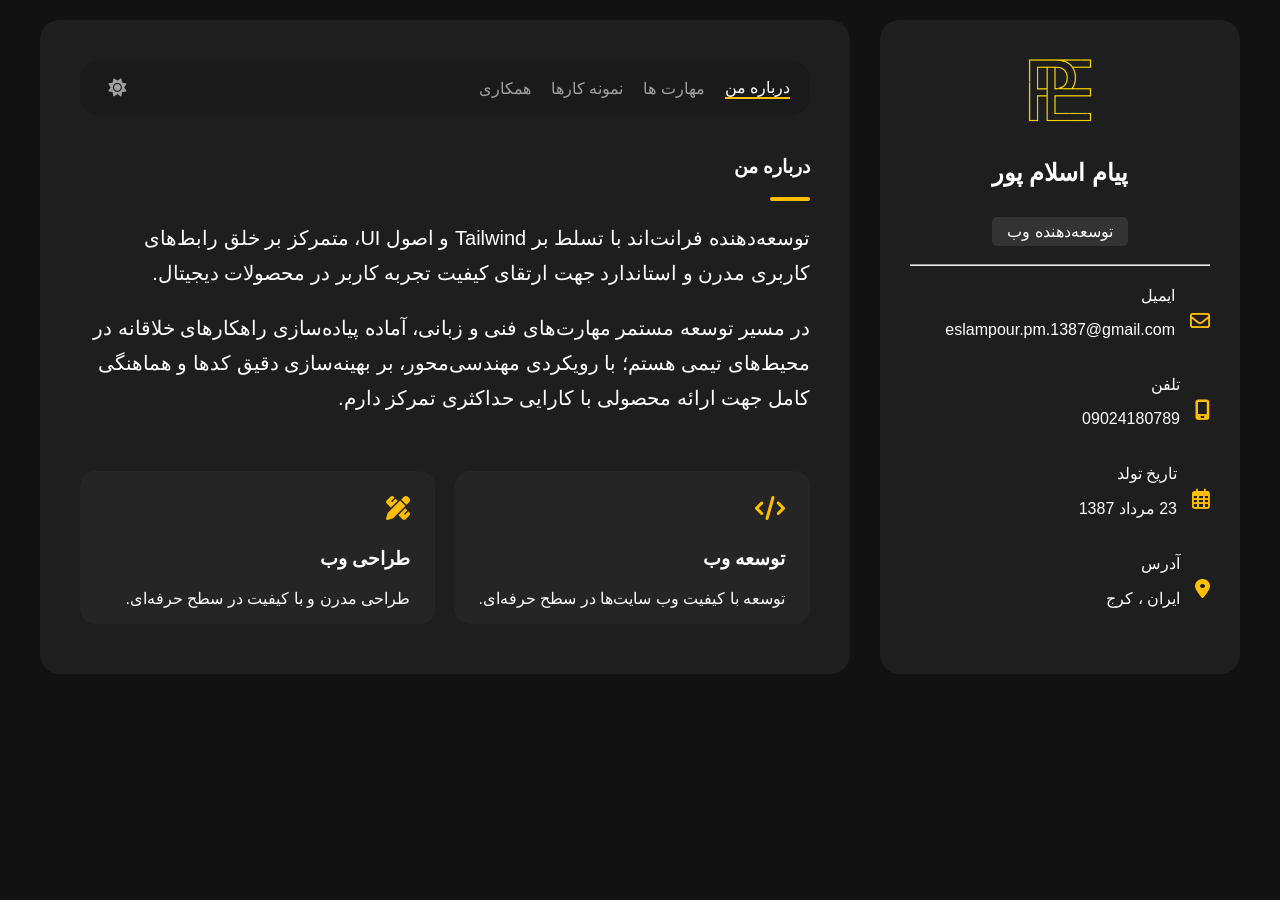
<file: docs/index.html>
<!doctype html>
<html lang="fa" dir="rtl">
  <head>
    <meta charset="UTF-8" />
    <meta name="viewport" content="width=device-width, initial-scale=1.0" />
    <title>payam eslampour</title>
    <link rel="shortcut icon" href="image.png" type="image/x-icon" />
    <link rel="stylesheet" href="./resources/css/home.css" />
    <link rel="stylesheet" href="./resources/css/theme.css" />
    <!-- برای آیکون‌ها از FontAwesome استفاده کن -->
    <link
      rel="stylesheet"
      href="https://cdnjs.cloudflare.com/ajax/libs/font-awesome/6.4.0/css/all.min.css"
    />
    <script src="./resources/js/theme.js"></script>
    <style>
      @import url("https://v1.fontapi.ir/css/Vazirmatn");

      :root {
        --bg-main: #121212;
        --bg-card: #1e1e1e;
        --text-primary: #ffffff;
        --text-secondary: #a0a0a0;
        --accent: #5e5e5e;
      }

      body {
        background-color: var(--bg-main);
        color: var(--text-primary);
        font-family: "Vazirmatn", sans-serif;
        margin: 0;

        display: flex;
        justify-content: center;
        align-items: flex-start;

        min-height: 100vh;
        padding: 20px;
        box-sizing: border-box;

        overflow-x: hidden;
        overflow-y: auto;
      }

      .container {
        display: flex;
        gap: 30px;
        width: 100%;
        max-width: 1200px;
      }

      /* Sidebar Styling */
      .sidebar {
        background: var(--bg-card);
        width: 300px;
        padding: 30px;
        border-radius: 20px;
        text-align: center;
      }

      .avatar img {
        width: 80px;
        border-radius: 20px;
      }
      .job-badge {
        background: #333;
        padding: 5px 15px;
        border-radius: 5px;
        display: inline-block;
        margin: 10px 0;
      }

      .contact-item {
        display: flex;
        align-items: center;
        gap: 15px;
        margin: 20px 0;
        text-align: right;
      }
      .contact-item i {
        color: #ffbf00;
        font-size: 20px;
      }

      /* Main Content Styling */
      .main-content {
        background: var(--bg-card);
        flex: 1;
        padding: 40px;
        border-radius: 20px;
      }

      .navbar {
        display: flex;
        justify-content: center;
        margin-bottom: 40px;

        border-radius: 20px;
        background-color: #12121255;
        padding: 15px 20px;
      }

      .navbar a {
        color: var(--text-secondary);
        text-decoration: none;
        margin-left: 20px;
        transition: 0.3s;
      }
      .navbar a.active {
        color: var(--text-primary);
        border-bottom: 2px solid #ffbf00;
      }

      .divider {
        width: 40px;
        height: 4px;
        background: #ffbf00;
        margin: 10px 0 20px;
        border-radius: 2px;
      }

      .about-section p {
        font-size: 20px;
        line-height: 35px;
      }

      .service-grid {
        display: grid;
        grid-template-columns: 1fr 1fr;
        gap: 20px;
        margin-top: 30px;
      }

      .service-card {
        background: #252525;
        padding-right: 25px;
        padding-top: 25px;
        border-radius: 15px;
        transition: 0.3s;
        margin-top: 25px;
      }

      .service-card i {
        color: #ffbf00;
        font-size: 24px;
        margin-bottom: 10px;
      }

      .services h2 {
        margin-top: 40px !important;
      }

      /* =========================
   TABLET (تا 992px)
========================= */
      @media screen and (max-width: 992px) {
        body {
          height: auto;
          min-height: 100vh;
          overflow-y: auto;
          padding: 20px;
          align-items: flex-start;
        }

        .container {
          flex-direction: column;
          height: auto;
          max-width: 100%;
        }

        .sidebar {
          width: auto;
        }

        .main-content {
          width: auto;
        }

        .navbar nav {
          display: flex;
          justify-content: center;
          flex-wrap: wrap;
          gap: 15px;
        }

        .navbar a {
          margin: 0;
        }

        .service-grid {
          grid-template-columns: repeat(2, 1fr);
        }

        .about-section p {
          font-size: 18px;
          line-height: 32px;
        }
      }

      /* =========================
   MOBILE (تا 768px)
========================= */
      @media screen and (max-width: 768px) {
        body {
          padding: 15px;
        }

        .container {
          gap: 20px;
        }

        .sidebar {
          padding: 20px;
        }

        .avatar img {
          width: 70px;
        }

        .sidebar h2 {
          font-size: 22px;
        }

        .main-content {
          padding: 25px;
        }

        .navbar {
          padding: 12px;
        }

        .navbar nav {
          display: flex;
          flex-wrap: wrap;
          justify-content: center;
          gap: 10px;
        }

        .navbar a {
          font-size: 15px;
          margin: 0;
        }

        .about-section h1 {
          font-size: 28px;
        }

        .about-section p {
          font-size: 16px;
          line-height: 30px;
        }

        .service-grid {
          grid-template-columns: 1fr;
        }

        .service-card {
          margin-top: 0;
          padding: 20px;
        }

        .contact-item {
          gap: 10px;
        }

        .contact-item p {
          font-size: 14px;
          word-break: break-word;
        }
      }

      /* =========================
   SMALL MOBILE (تا 480px)
========================= */
      @media screen and (max-width: 480px) {
        body {
          padding: 10px;
        }

        .sidebar {
          padding: 15px;
        }

        .main-content {
          padding: 18px;
        }

        .navbar {
          border-radius: 15px;
        }

        .navbar nav {
          flex-direction: column;
          align-items: center;
        }

        .navbar a {
          width: 100%;
          text-align: center;
          padding: 8px 0;
        }

        .sidebar h2 {
          font-size: 20px;
        }

        .job-badge {
          font-size: 13px;
        }

        .about-section h1 {
          font-size: 24px;
        }

        .about-section p {
          font-size: 15px;
          line-height: 28px;
        }

        .service-card h3 {
          font-size: 18px;
        }

        .service-card p {
          font-size: 14px;
        }

        /* ===== Theme Toggle Button ===== */
        #theme-toggle-btn {
          background: transparent;
          border: none;
          cursor: pointer;
          color: var(--text-secondary);
          font-size: 18px;
          padding: 4px 8px;
          border-radius: 8px;
          transition:
            color 0.3s,
            background 0.3s;
          display: flex;
          align-items: center;
          justify-content: center;
          margin-right: auto; /* push to left in RTL nav */
          flex-shrink: 0;
        }
        #theme-toggle-btn:hover {
          color: #ffbf00;
          background: rgba(255, 191, 0, 0.1);
        }

        /* Light theme overrides for navbar bg */
        [data-theme="light"] .navbar {
          background-color: var(--navbar-bg, #e0e0e088);
        }
        [data-theme="light"] .navbar a {
          color: var(--text-secondary);
        }
        [data-theme="light"] .navbar a.active {
          color: var(--text-primary);
        }
        [data-theme="light"] .job-badge {
          background: #ddd;
          color: #333;
        }
        [data-theme="light"] .service-card {
          background: #f5f5f5;
        }
        [data-theme="light"] .skill-bar {
          background: #ddd;
        }

        /* Make navbar nav flex so theme button aligns to the left */
        .navbar nav {
          display: flex;
          align-items: center;
          width: 100%;
          flex-wrap: wrap;
          gap: 0;
        }
      }
    </style>
  </head>
  <body>
    <main class="container">
      <!-- ستون سمت راست: پروفایل -->
      <aside class="sidebar">
        <div class="avatar">
          <img src="image.png" alt="Profile" />
        </div>
        <h2>پیام اسلام پور</h2>
        <div class="job-badge">توسعه‌دهنده وب</div>
        <hr />
        <div class="contact-box">
          <div class="contact-item">
            <i class="fa-regular fa-envelope"></i>
            <div>
              <span>ایمیل</span>
              <p>eslampour.pm.1387@gmail.com</p>
            </div>
          </div>
          <div class="contact-item">
            <i class="fa-solid fa-mobile-screen"></i>
            <div>
              <span>تلفن</span>
              <p>09024180789</p>
            </div>
          </div>
          <div class="contact-item">
            <i class="fa-regular fa-calendar-days"></i>
            <div>
              <span>تاریخ تولد</span>
              <p>23 مرداد 1387</p>
            </div>
          </div>
          <div class="contact-item">
            <i class="fa-solid fa-location-dot"></i>
            <div>
              <span>آدرس</span>
              <p>ایران ، کرج</p>
            </div>
          </div>
        </div>
      </aside>
      <!-- ستون سمت چپ: محتوا -->
      <section class="main-content">
        <header class="navbar">
          <nav>
            <a href="index.html" class="active">درباره من</a>
            <a href="skills.html">مهارت ها</a>
            <a href="project.html">نمونه کارها</a>
            <a href="about.html">همکاری</a>
            <button
              id="theme-toggle-btn"
              onclick="window.__themeToggle()"
              title="تغییر تم"
            >
              <i class="fa-solid fa-sun"></i>
            </button>
          </nav>
        </header>

        <article class="about-section">
          <h1>درباره من</h1>
          <div class="divider"></div>
          <p>
            توسعه‌دهنده فرانت‌اند با تسلط بر Tailwind و اصول UI، متمرکز بر خلق
            رابط‌های کاربری مدرن و استاندارد جهت ارتقای کیفیت تجربه کاربر در
            محصولات دیجیتال.
          </p>
          <p>
            در مسیر توسعه مستمر مهارت‌های فنی و زبانی، آماده پیاده‌سازی
            راهکارهای خلاقانه در محیط‌های تیمی هستم؛ با رویکردی مهندسی‌محور، بر
            بهینه‌سازی دقیق کدها و هماهنگی کامل جهت ارائه محصولی با کارایی
            حداکثری تمرکز دارم.
          </p>
        </article>

        <section class="services">
          <div class="service-grid">
            <div class="service-card">
              <i class="fa-solid fa-code"></i>
              <h3>توسعه وب</h3>
              <p>توسعه با کیفیت وب‌ سایت‌ها در سطح حرفه‌ای.</p>
            </div>
            <div class="service-card">
              <i class="fa-solid fa-pen-ruler"></i>
              <h3>طراحی وب</h3>
              <p>طراحی مدرن و با کیفیت در سطح حرفه‌ای.</p>
            </div>
          </div>
        </section>
      </section>
    </main>

    <script>
      'use strict';



// element toggle function
const elementToggleFunc = function (elem) { elem.classList.toggle("active"); }



// sidebar variables
const sidebar = document.querySelector("[data-sidebar]");
const sidebarBtn = document.querySelector("[data-sidebar-btn]");

// sidebar toggle functionality for mobile
sidebarBtn.addEventListener("click", function () { elementToggleFunc(sidebar); });



// testimonials variables
const testimonialsItem = document.querySelectorAll("[data-testimonials-item]");
const modalContainer = document.querySelector("[data-modal-container]");
const modalCloseBtn = document.querySelector("[data-modal-close-btn]");
const overlay = document.querySelector("[data-overlay]");

// modal variable
const modalImg = document.querySelector("[data-modal-img]");
const modalTitle = document.querySelector("[data-modal-title]");
const modalText = document.querySelector("[data-modal-text]");

// modal toggle function
const testimonialsModalFunc = function () {
  modalContainer.classList.toggle("active");
  overlay.classList.toggle("active");
}

// add click event to all modal items
for (let i = 0; i < testimonialsItem.length; i++) {

  testimonialsItem[i].addEventListener("click", function () {

    modalImg.src = this.querySelector("[data-testimonials-avatar]").src;
    modalImg.alt = this.querySelector("[data-testimonials-avatar]").alt;
    modalTitle.innerHTML = this.querySelector("[data-testimonials-title]").innerHTML;
    modalText.innerHTML = this.querySelector("[data-testimonials-text]").innerHTML;

    testimonialsModalFunc();

  });

}

// add click event to modal close button
modalCloseBtn.addEventListener("click", testimonialsModalFunc);
overlay.addEventListener("click", testimonialsModalFunc);



// custom select variables
const select = document.querySelector("[data-select]");
const selectItems = document.querySelectorAll("[data-select-item]");
const selectValue = document.querySelector("[data-selecct-value]");
const filterBtn = document.querySelectorAll("[data-filter-btn]");

select.addEventListener("click", function () { elementToggleFunc(this); });

// add event in all select items
for (let i = 0; i < selectItems.length; i++) {
  selectItems[i].addEventListener("click", function () {

    let selectedValue = this.innerText.toLowerCase();
    if (selectedValue === "همه") selectedValue = "all";
    else if (selectedValue === "طراحی وب") selectedValue = "web design";
    else if (selectedValue === "اپلیکیشن") selectedValue = "applications";
    else if (selectedValue === "توسعه وب") selectedValue = "web development";
    selectValue.innerText = this.innerText;
    elementToggleFunc(select);
    filterFunc(selectedValue);

  });
}

// filter variables
const filterItems = document.querySelectorAll("[data-filter-item]");

const filterFunc = function (selectedValue) {

  for (let i = 0; i < filterItems.length; i++) {

    if (selectedValue === "all") {
      filterItems[i].classList.add("active");
    } else if (selectedValue === filterItems[i].dataset.category) {
      filterItems[i].classList.add("active");
    } else {
      filterItems[i].classList.remove("active");
    }

  }

}

// add event in all filter button items for large screen
let lastClickedBtn = filterBtn[0];

for (let i = 0; i < filterBtn.length; i++) {

  filterBtn[i].addEventListener("click", function () {

    let selectedValue = this.innerText.toLowerCase();
    if (selectedValue === "همه") selectedValue = "all";
    else if (selectedValue === "طراحی وب") selectedValue = "web design";
    else if (selectedValue === "اپلیکیشن") selectedValue = "applications";
    else if (selectedValue === "توسعه وب") selectedValue = "web development";
    selectValue.innerText = this.innerText;
    filterFunc(selectedValue);

    lastClickedBtn.classList.remove("active");
    this.classList.add("active");
    lastClickedBtn = this;

  });

}



// contact form variables
const form = document.querySelector("[data-form]");
const formInputs = document.querySelectorAll("[data-form-input]");
const formBtn = document.querySelector("[data-form-btn]");

// add event to all form input field
for (let i = 0; i < formInputs.length; i++) {
  formInputs[i].addEventListener("input", function () {

    // check form validation
    if (form.checkValidity()) {
      formBtn.removeAttribute("disabled");
    } else {
      formBtn.setAttribute("disabled", "");
    }

  });
}



// page navigation variables
const navigationLinks = document.querySelectorAll("[data-nav-link]");
const pages = document.querySelectorAll("[data-page]");

// add event to all nav link
for (let i = 0; i < navigationLinks.length; i++) {
  navigationLinks[i].addEventListener("click", function () {

    for (let i = 0; i < pages.length; i++) {
      if (this.innerHTML.trim() === pages[i].dataset.page) {
        pages[i].classList.add("active");
        navigationLinks[i].classList.add("active");
        window.scrollTo(0, 0);
      } else {
        pages[i].classList.remove("active");
        navigationLinks[i].classList.remove("active");
      }
    }

  });
}


// Theme toggle logic
(function () {
  const STORAGE_KEY = 'resume-theme';

  const themes = {
    dark: {
      '--bg-main': '#121212',
      '--bg-card': '#1e1e1e',
      '--text-primary': '#ffffff',
      '--text-secondary': '#a0a0a0',
      '--accent': '#5e5e5e',
      '--navbar-bg': '#12121255',
    },
    light: {
      '--bg-main': '#f0f0f0',
      '--bg-card': '#ffffff',
      '--text-primary': '#1a1a1a',
      '--text-secondary': '#555555',
      '--accent': '#cccccc',
      '--navbar-bg': '#e0e0e088',
    },
  };

  function applyTheme(name) {
    const vars = themes[name];
    const root = document.documentElement;
    Object.entries(vars).forEach(([k, v]) => root.style.setProperty(k, v));
    document.documentElement.setAttribute('data-theme', name);
    localStorage.setItem(STORAGE_KEY, name);

    const btn = document.getElementById('theme-toggle-btn');
    if (btn) {
      btn.innerHTML = name === 'dark'
        ? '<i class="fa-solid fa-sun"></i>'
        : '<i class="fa-solid fa-moon"></i>';
      btn.title = name === 'dark' ? 'تم روشن' : 'تم تیره';
    }
  }

  function toggle() {
    const current = document.documentElement.getAttribute('data-theme') || 'dark';
    applyTheme(current === 'dark' ? 'light' : 'dark');
  }

  window.__themeToggle = toggle;

  // Apply saved theme before paint
  const saved = localStorage.getItem(STORAGE_KEY) || 'dark';
  applyTheme(saved);
})();

    </script>
  </body>
</html>
</file>
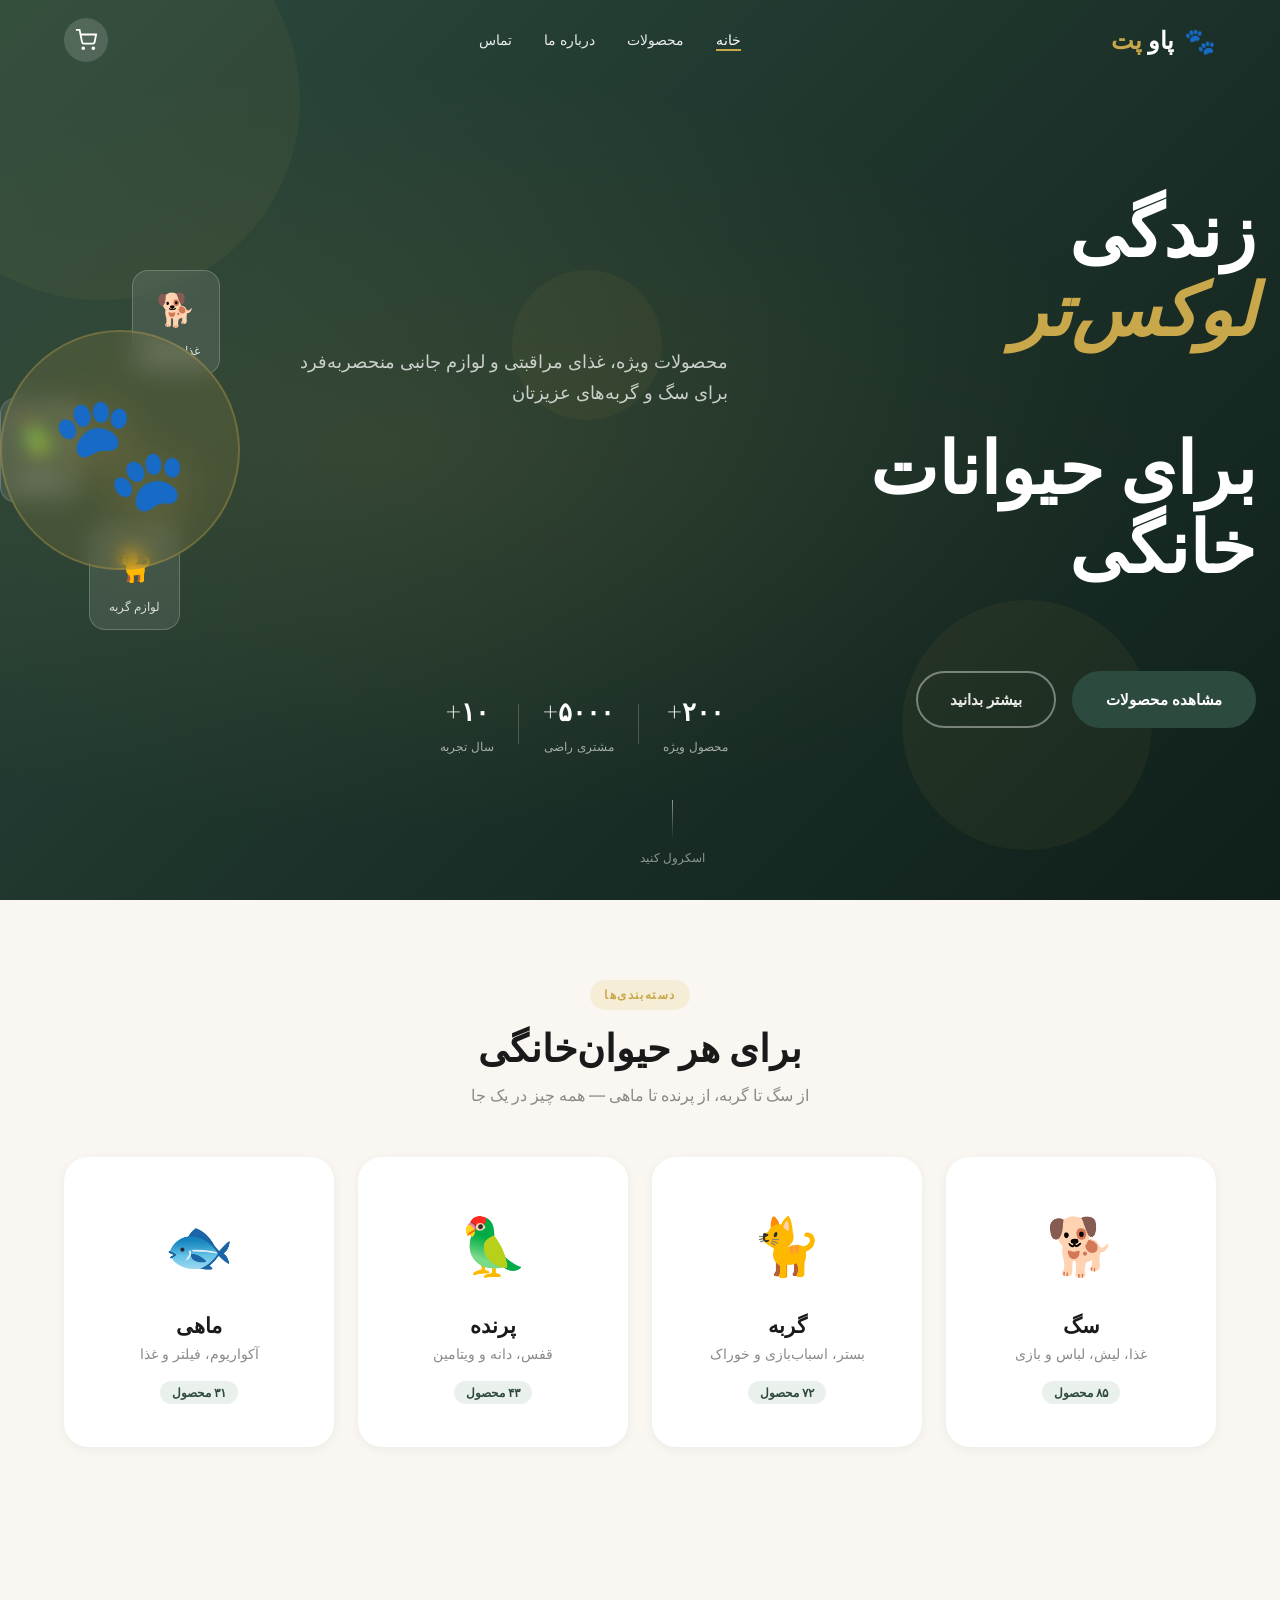
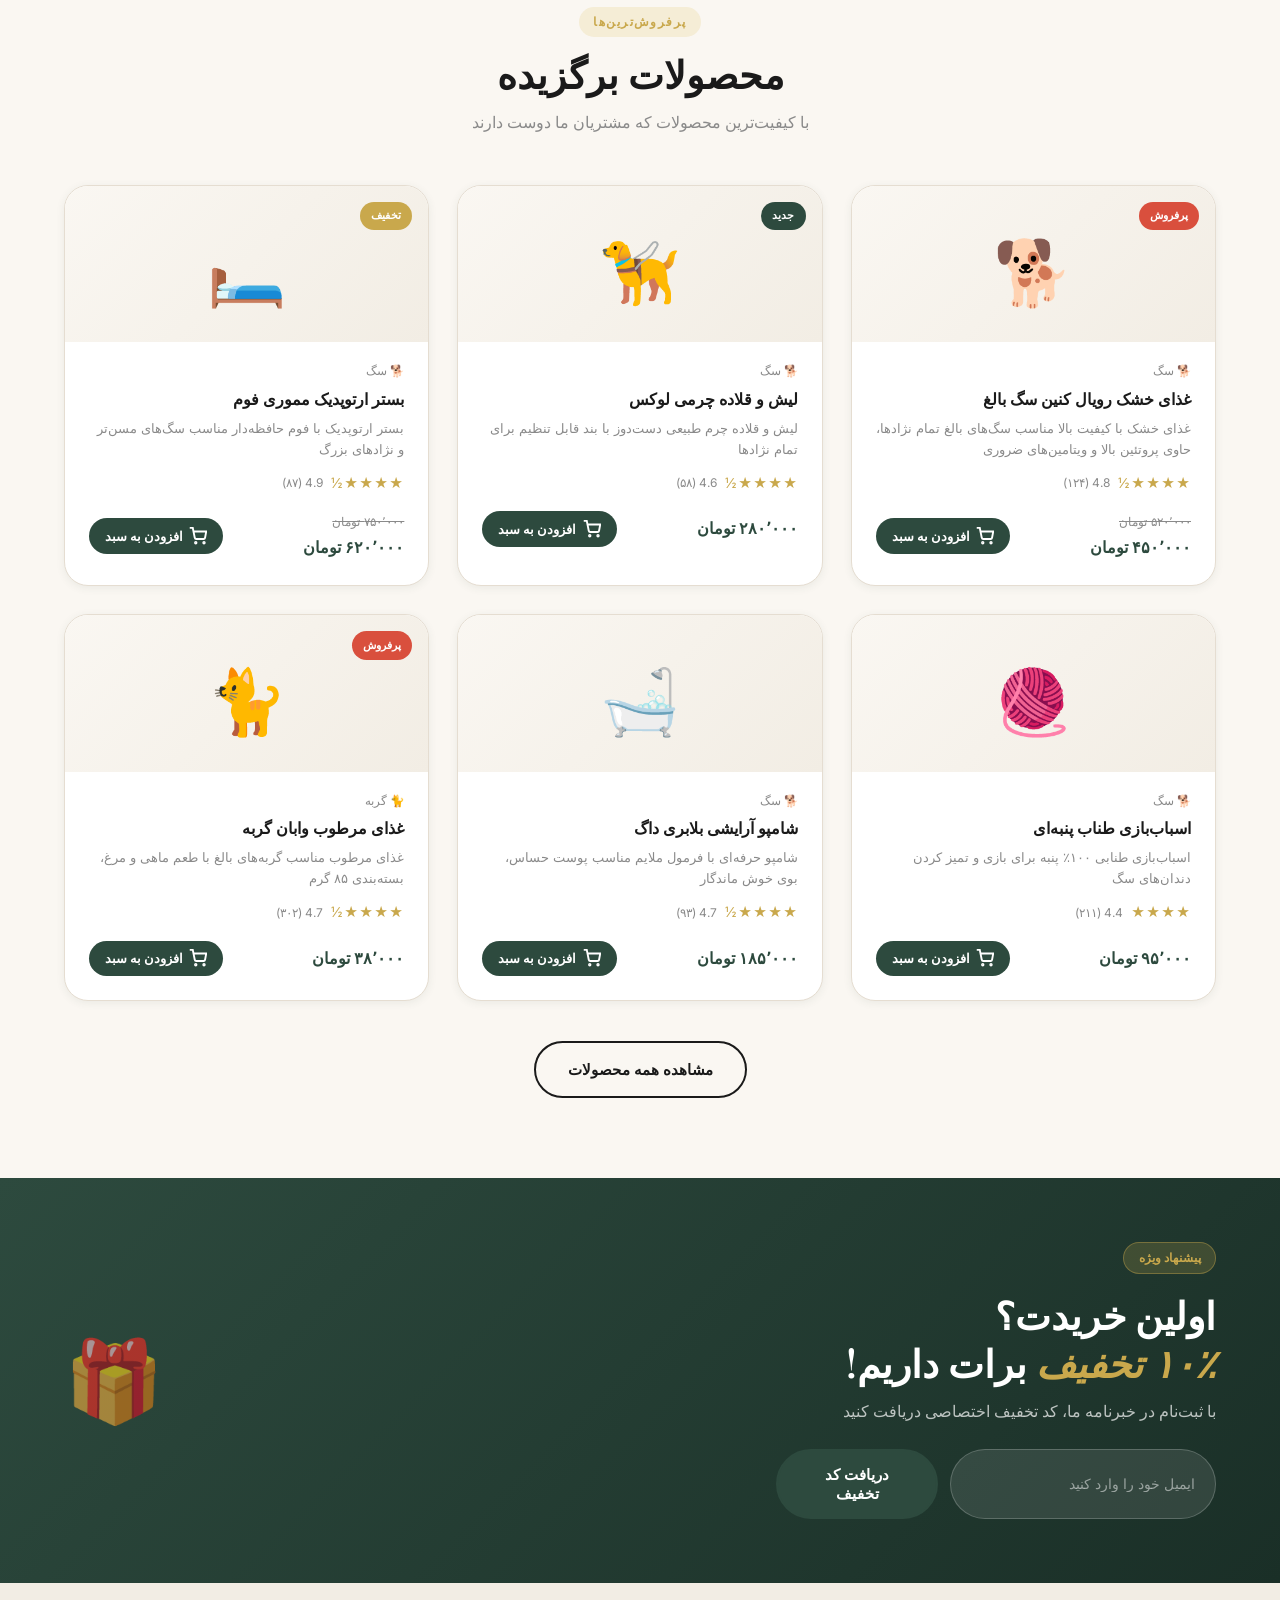
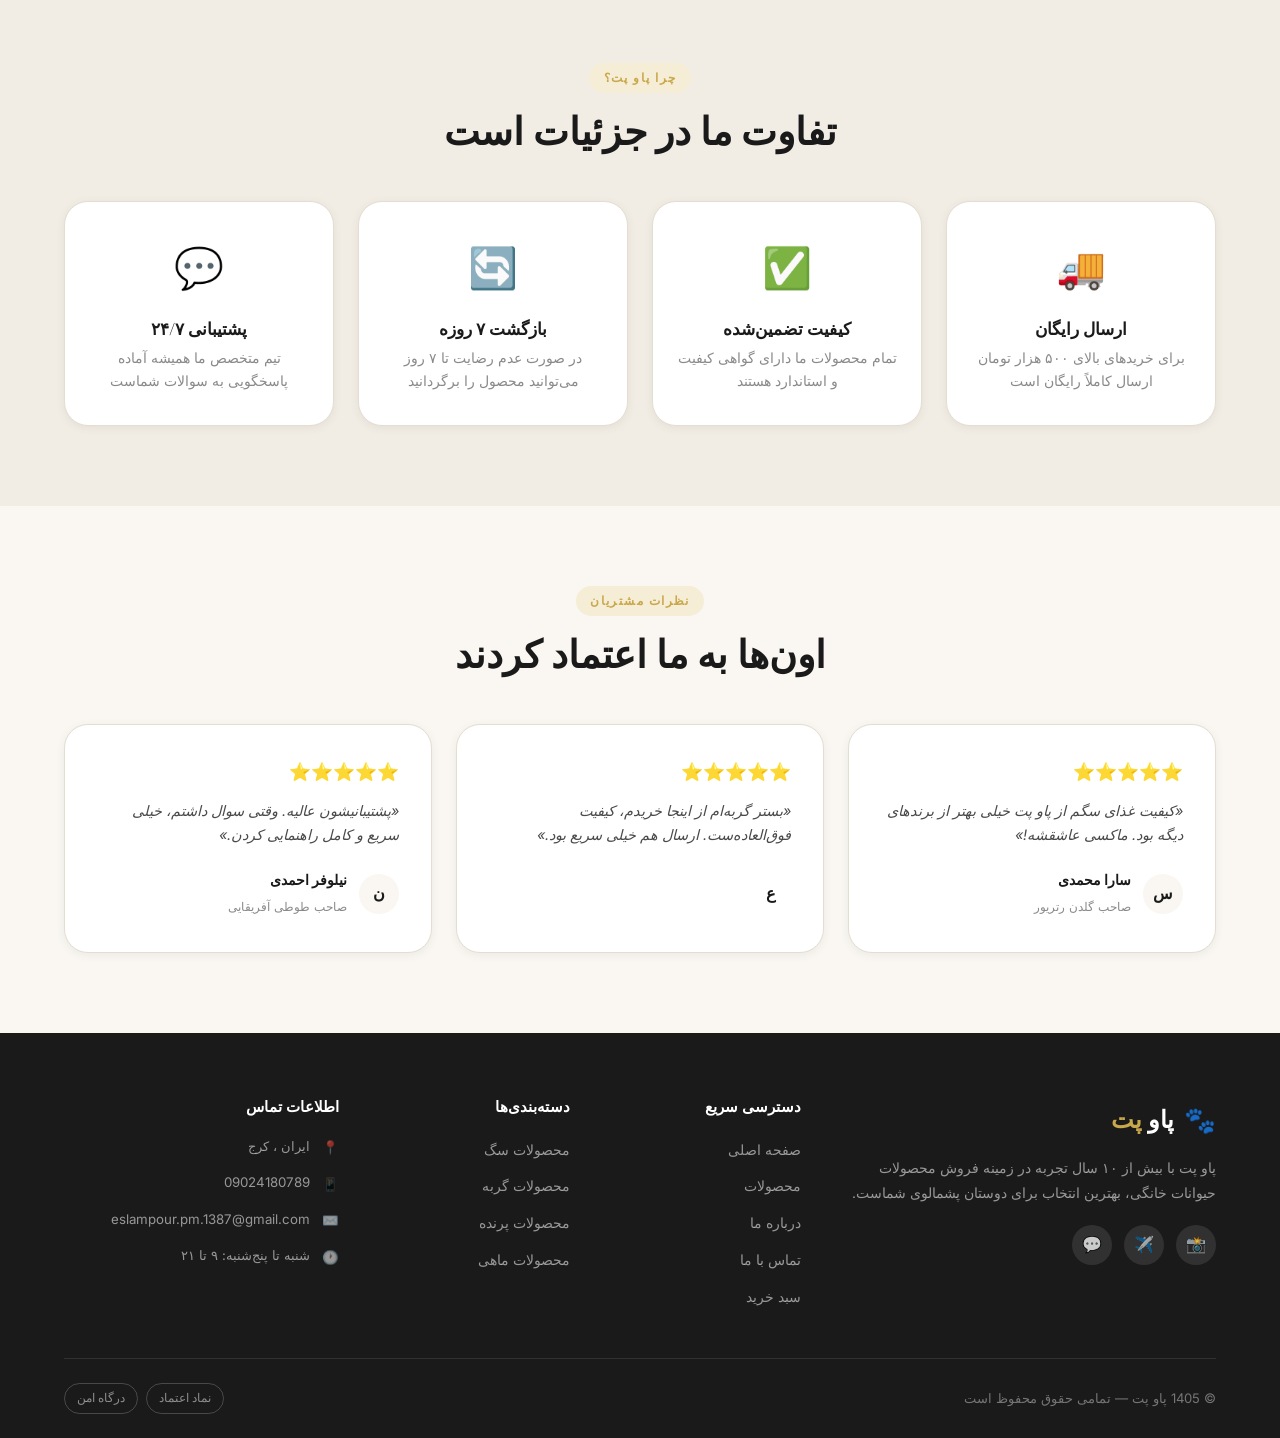
<file: pawpet/petshop/index.html>
<!DOCTYPE html>
<html lang="fa" dir="rtl">
<head>
  <meta charset="UTF-8" />
  <meta name="viewport" content="width=device-width, initial-scale=1.0" />
  <title>پاو پت | پت‌شاپ لوکس</title>
  <link rel="preconnect" href="https://fonts.googleapis.com">
  <link rel="preconnect" href="https://fonts.gstatic.com" crossorigin>
  <link href="https://fonts.googleapis.com/css2?family=Playfair+Display:wght@400;600;700;900&family=Inter:wght@300;400;500;600&display=swap" rel="stylesheet">
  <link rel="stylesheet" href="styles/main.css" />
</head>
<body>

<!-- NAVBAR -->
<nav class="navbar" id="navbar">
  <div class="nav-container">
    <a href="index.html" class="logo">
      <span class="logo-icon">🐾</span>
      <span class="logo-text">پاو <em>پت</em></span>
    </a>
    <ul class="nav-links">
      <li><a href="index.html" class="active">خانه</a></li>
      <li><a href="products.html">محصولات</a></li>
      <li><a href="about.html">درباره ما</a></li>
      <li><a href="contact.html">تماس</a></li>
    </ul>
    <div class="nav-actions">
      <a href="cart.html" class="cart-btn" id="cart-nav-btn">
        <svg width="22" height="22" viewBox="0 0 24 24" fill="none" stroke="currentColor" stroke-width="2">
          <circle cx="9" cy="21" r="1"/><circle cx="20" cy="21" r="1"/>
          <path d="M1 1h4l2.68 13.39a2 2 0 0 0 2 1.61h9.72a2 2 0 0 0 2-1.61L23 6H6"/>
        </svg>
        <span class="cart-count" id="cart-count">0</span>
      </a>
      <button class="hamburger" id="hamburger" aria-label="منو">
        <span></span><span></span><span></span>
      </button>
    </div>
  </div>
  <div class="mobile-menu" id="mobile-menu">
    <ul>
      <li><a href="index.html">خانه</a></li>
      <li><a href="products.html">محصولات</a></li>
      <li><a href="about.html">درباره ما</a></li>
      <li><a href="contact.html">تماس</a></li>
      <li><a href="cart.html">سبد خرید</a></li>
    </ul>
  </div>
</nav>

<!-- HERO -->
<section class="hero">
  <div class="hero-bg">
    <div class="hero-overlay"></div>
    <div class="hero-shapes">
      <div class="shape shape-1"></div>
      <div class="shape shape-2"></div>
      <div class="shape shape-3"></div>
    </div>
  </div>
  <div class="hero-content">
    <h1 class="hero-title">
      زندگی<br/>
      <em>لوکس‌تر</em><br/>
      برای حیوانات خانگی
    </h1>
    <p class="hero-subtitle">محصولات ویژه، غذای مراقبتی و لوازم جانبی منحصربه‌فرد برای سگ و گربه‌های عزیزتان</p>
    <div class="hero-cta">
      <a href="products.html" class="btn btn-primary">مشاهده محصولات</a>
      <a href="about.html" class="btn btn-outline">بیشتر بدانید</a>
    </div>
    <div class="hero-stats">
      <div class="stat"><strong>۲۰۰+</strong><span>محصول ویژه</span></div>
      <div class="stat-divider"></div>
      <div class="stat"><strong>۵۰۰۰+</strong><span>مشتری راضی</span></div>
      <div class="stat-divider"></div>
      <div class="stat"><strong>۱۰+</strong><span>سال تجربه</span></div>
    </div>
  </div>
  <div class="hero-visual">
    <div class="hero-card hero-card-1">
      <div class="card-emoji">🐕</div>
      <div class="card-label">غذای سگ</div>
    </div>
    <div class="hero-card hero-card-2">
      <div class="card-emoji">🐈</div>
      <div class="card-label">لوازم گربه</div>
    </div>
    <div class="hero-card hero-card-3">
      <div class="card-emoji">🦜</div>
      <div class="card-label">پرندگان</div>
    </div>
    <div class="hero-main-visual">
      <div class="big-paw">🐾</div>
    </div>
  </div>
  <div class="hero-scroll">
    <div class="scroll-line"></div>
    <span>اسکرول کنید</span>
  </div>
</section>

<!-- CATEGORIES -->
<section class="categories section">
  <div class="container">
    <div class="section-header">
      <span class="section-label">دسته‌بندی‌ها</span>
      <h2>برای هر حیوان‌خانگی</h2>
      <p>از سگ تا گربه، از پرنده تا ماهی — همه چیز در یک جا</p>
    </div>
    <div class="categories-grid">
      <a href="products.html?cat=dog" class="category-card cat-dog">
        <div class="cat-icon">🐕</div>
        <h3>سگ</h3>
        <p>غذا، لیش، لباس و بازی</p>
        <span class="cat-count">۸۵ محصول</span>
      </a>
      <a href="products.html?cat=cat" class="category-card cat-cat">
        <div class="cat-icon">🐈</div>
        <h3>گربه</h3>
        <p>بستر، اسباب‌بازی و خوراک</p>
        <span class="cat-count">۷۲ محصول</span>
      </a>
      <a href="products.html?cat=bird" class="category-card cat-bird">
        <div class="cat-icon">🦜</div>
        <h3>پرنده</h3>
        <p>قفس، دانه و ویتامین</p>
        <span class="cat-count">۴۳ محصول</span>
      </a>
      <a href="products.html?cat=fish" class="category-card cat-fish">
        <div class="cat-icon">🐟</div>
        <h3>ماهی</h3>
        <p>آکواریوم، فیلتر و غذا</p>
        <span class="cat-count">۳۱ محصول</span>
      </a>
    </div>
  </div>
</section>

<!-- FEATURED PRODUCTS -->
<section class="featured section">
  <div class="container">
    <div class="section-header">
      <span class="section-label">پرفروش‌ترین‌ها</span>
      <h2>محصولات برگزیده</h2>
      <p>با کیفیت‌ترین محصولات که مشتریان ما دوست دارند</p>
    </div>
    <div class="products-grid" id="featured-products"></div>
    <div class="section-footer">
      <a href="products.html" class="btn btn-outline-dark">مشاهده همه محصولات</a>
    </div>
  </div>
</section>

<!-- BANNER -->
<section class="promo-banner">
  <div class="container">
    <div class="banner-content">
      <div class="banner-text">
        <span class="banner-tag">پیشنهاد ویژه</span>
        <h2>اولین خریدت؟<br/><em>۱۰٪ تخفیف</em> برات داریم!</h2>
        <p>با ثبت‌نام در خبرنامه ما، کد تخفیف اختصاصی دریافت کنید</p>
        <div class="banner-form">
          <input type="email" placeholder="ایمیل خود را وارد کنید" />
          <button class="btn btn-primary">دریافت کد تخفیف</button>
        </div>
      </div>
      <div class="banner-visual">
        <div class="banner-emoji">🎁</div>
      </div>
    </div>
  </div>
</section>

<!-- WHY US -->
<section class="why-us section">
  <div class="container">
    <div class="section-header">
      <span class="section-label">چرا پاو پت؟</span>
      <h2>تفاوت ما در جزئیات است</h2>
    </div>
    <div class="why-grid">
      <div class="why-card">
        <div class="why-icon">🚚</div>
        <h3>ارسال رایگان</h3>
        <p>برای خریدهای بالای ۵۰۰ هزار تومان ارسال کاملاً رایگان است</p>
      </div>
      <div class="why-card">
        <div class="why-icon">✅</div>
        <h3>کیفیت تضمین‌شده</h3>
        <p>تمام محصولات ما دارای گواهی کیفیت و استاندارد هستند</p>
      </div>
      <div class="why-card">
        <div class="why-icon">🔄</div>
        <h3>بازگشت ۷ روزه</h3>
        <p>در صورت عدم رضایت تا ۷ روز می‌توانید محصول را برگردانید</p>
      </div>
      <div class="why-card">
        <div class="why-icon">💬</div>
        <h3>پشتیبانی ۲۴/۷</h3>
        <p>تیم متخصص ما همیشه آماده پاسخگویی به سوالات شماست</p>
      </div>
    </div>
  </div>
</section>

<!-- TESTIMONIALS -->
<section class="testimonials section">
  <div class="container">
    <div class="section-header">
      <span class="section-label">نظرات مشتریان</span>
      <h2>اون‌ها به ما اعتماد کردند</h2>
    </div>
    <div class="testimonials-grid">
      <div class="testimonial-card">
        <div class="stars">⭐⭐⭐⭐⭐</div>
        <p>«کیفیت غذای سگم از پاو پت خیلی بهتر از برندهای دیگه بود. ماکسی عاشقشه!»</p>
        <div class="reviewer">
          <div class="reviewer-avatar">س</div>
          <div><strong>سارا محمدی</strong><span>صاحب گلدن رتریور</span></div>
        </div>
      </div>
      <div class="testimonial-card featured-testimonial">
        <div class="stars">⭐⭐⭐⭐⭐</div>
        <p>«بستر گربه‌ام از اینجا خریدم، کیفیت فوق‌العاده‌ست. ارسال هم خیلی سریع بود.»</p>
        <div class="reviewer">
          <div class="reviewer-avatar">ع</div>
          <div><strong>علی کریمی</strong><span>صاحب گربه ایرانی</span></div>
        </div>
      </div>
      <div class="testimonial-card">
        <div class="stars">⭐⭐⭐⭐⭐</div>
        <p>«پشتیبانیشون عالیه. وقتی سوال داشتم، خیلی سریع و کامل راهنمایی کردن.»</p>
        <div class="reviewer">
          <div class="reviewer-avatar">ن</div>
          <div><strong>نیلوفر احمدی</strong><span>صاحب طوطی آفریقایی</span></div>
        </div>
      </div>
    </div>
  </div>
</section>

<!-- FOOTER -->
<footer class="footer">
  <div class="container">
    <div class="footer-grid">
      <div class="footer-brand">
        <a href="index.html" class="logo">
          <span class="logo-icon">🐾</span>
          <span class="logo-text">پاو <em>پت</em></span>
        </a>
        <p>پاو پت با بیش از ۱۰ سال تجربه در زمینه فروش محصولات حیوانات خانگی، بهترین انتخاب برای دوستان پشمالوی شماست.</p>
        <div class="social-links">
          <a href="#" aria-label="اینستاگرام">📸</a>
          <a href="#" aria-label="تلگرام">✈️</a>
          <a href="#" aria-label="واتساپ">💬</a>
        </div>
      </div>
      <div class="footer-col">
        <h4>دسترسی سریع</h4>
        <ul>
          <li><a href="index.html">صفحه اصلی</a></li>
          <li><a href="products.html">محصولات</a></li>
          <li><a href="about.html">درباره ما</a></li>
          <li><a href="contact.html">تماس با ما</a></li>
          <li><a href="cart.html">سبد خرید</a></li>
        </ul>
      </div>
      <div class="footer-col">
        <h4>دسته‌بندی‌ها</h4>
        <ul>
          <li><a href="products.html?cat=dog">محصولات سگ</a></li>
          <li><a href="products.html?cat=cat">محصولات گربه</a></li>
          <li><a href="products.html?cat=bird">محصولات پرنده</a></li>
          <li><a href="products.html?cat=fish">محصولات ماهی</a></li>
        </ul>
      </div>
      <div class="footer-col footer-contact">
        <h4>اطلاعات تماس</h4>
        <ul>
          <li>
            <span class="contact-icon">📍</span>
            <span>ایران ، کرج</span>
          </li>
          <li>
            <span class="contact-icon">📱</span>
            <span><a href="tel:09121234567">09024180789</a></span>
          </li>
          <li>
            <span class="contact-icon">✉️</span>
            <span><a href="mailto:info@pawpet.ir">eslampour.pm.1387@gmail.com</a></span>
          </li>
          <li>
            <span class="contact-icon">🕐</span>
            <span>شنبه تا پنج‌شنبه: ۹ تا ۲۱</span>
          </li>
        </ul>
      </div>
    </div>
    <div class="footer-bottom">
      <p>© 1405 پاو پت — تمامی حقوق محفوظ است</p>
      <div class="footer-badges">
        <span class="badge">نماد اعتماد</span>
        <span class="badge">درگاه امن</span>
      </div>
    </div>
  </div>
</footer>

<div class="toast" id="toast"></div>

<script src="scripts/data.js"></script>
<script src="scripts/cart.js"></script>
<script src="scripts/main.js"></script>
</body>
</html>
</file>
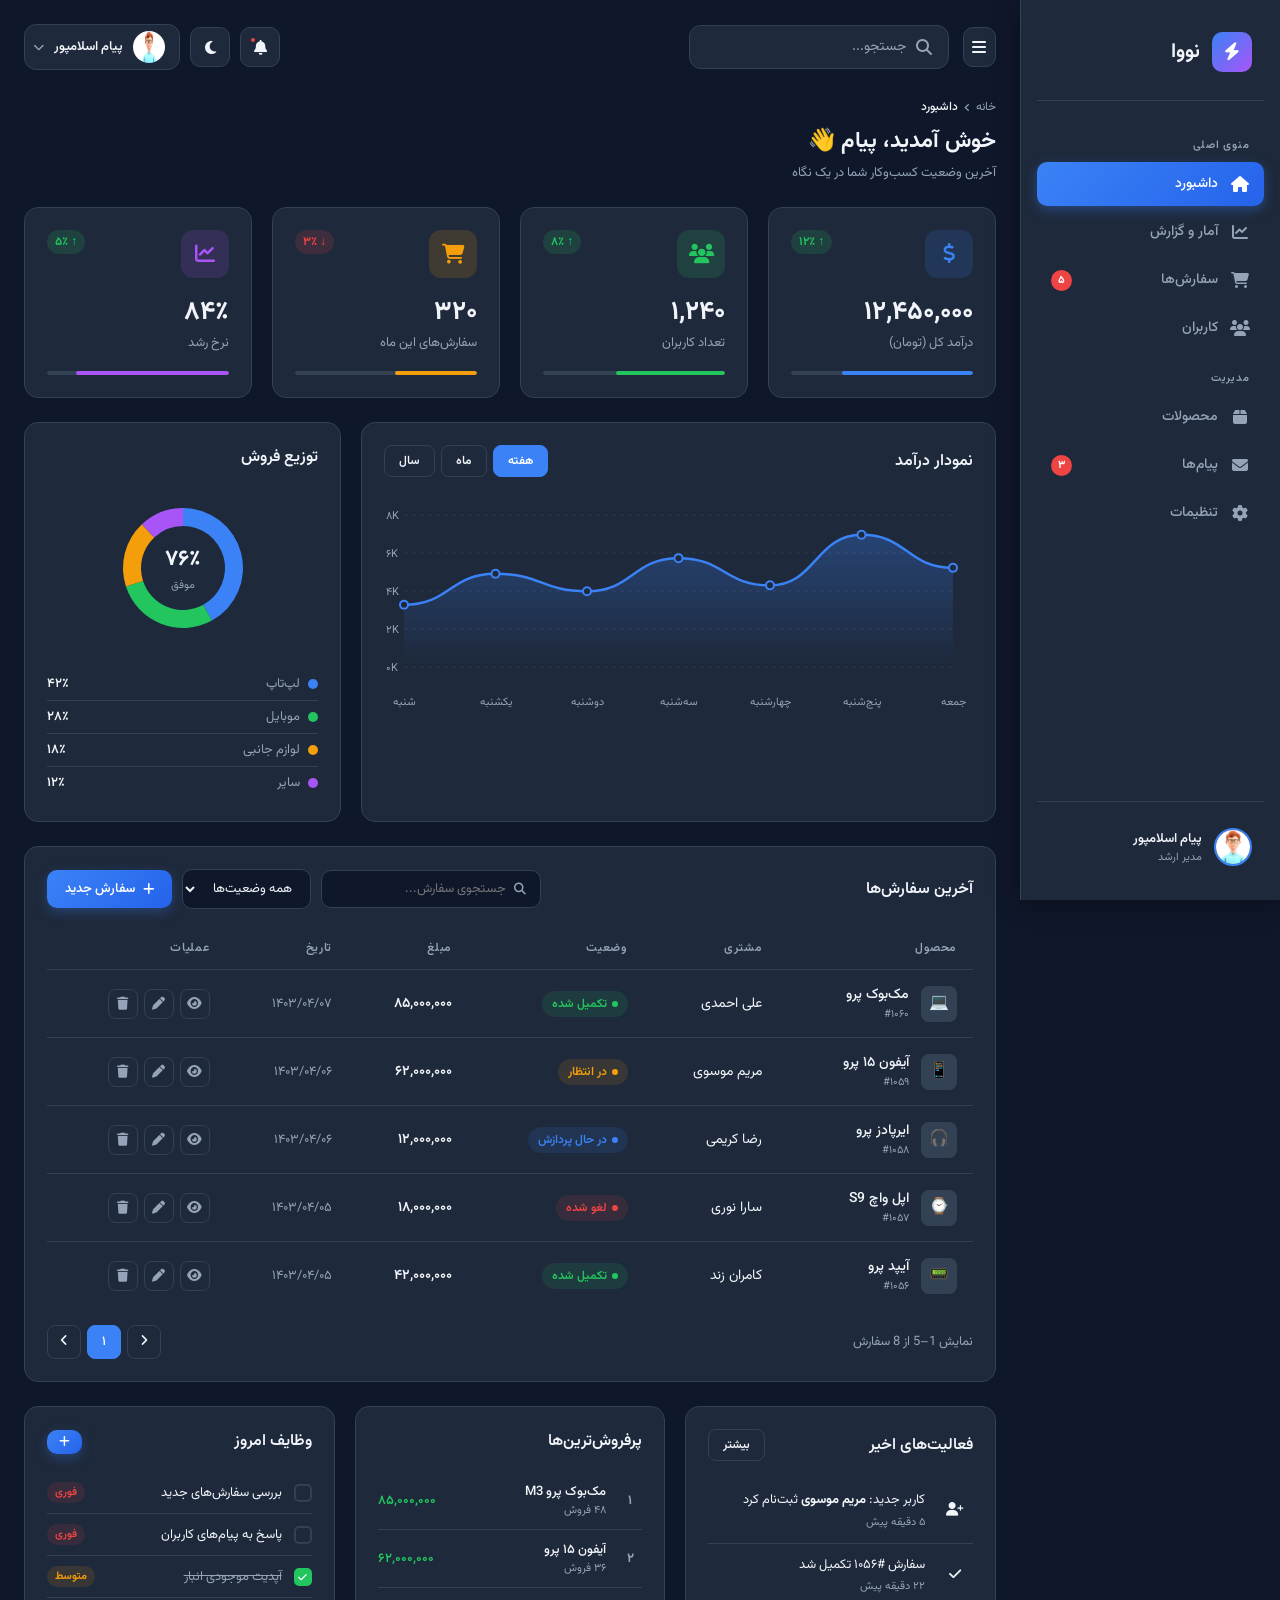
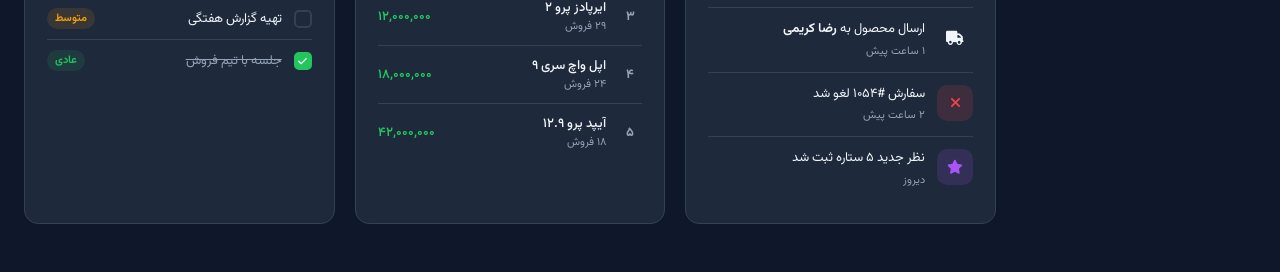
<file: admin -dashbord/index2.html>
<!doctype html>
<html lang="fa" dir="rtl">
  <head>
    <meta charset="UTF-8" />
    <meta name="viewport" content="width=device-width, initial-scale=1.0" />
    <title>نووا - پنل مدیریت</title>
    <link
      rel="stylesheet"
      href="https://cdnjs.cloudflare.com/ajax/libs/font-awesome/6.5.1/css/all.min.css"
    />
    <link
      href="https://fonts.googleapis.com/css2?family=Vazirmatn:wght@300;400;500;600;700&display=swap"
      rel="stylesheet"
    />
    <link rel="stylesheet" href="style.css" />
  </head>
  <body>
    <!-- SIDEBAR -->
    <aside class="sidebar" id="sidebar">
      <div class="logo">
        <div class="logo-icon"><i class="fa-solid fa-bolt"></i></div>
        <span class="logo-text">نووا</span>
      </div>

      <ul class="menu">
        <li class="menu-section-title">منوی اصلی</li>
        <li class="active" data-page="dashboard">
          <a href="#"
            ><i class="fa-solid fa-house"></i
            ><span class="menu-label">داشبورد</span></a
          >
        </li>
        <li data-page="analytics">
          <a href="#"
            ><i class="fa-solid fa-chart-line"></i
            ><span class="menu-label">آمار و گزارش</span></a
          >
        </li>
        <li data-page="orders">
          <a href="#"
            ><i class="fa-solid fa-cart-shopping"></i
            ><span class="menu-label">سفارش‌ها</span
            ><span class="badge">۵</span></a
          >
        </li>
        <li data-page="users">
          <a href="#"
            ><i class="fa-solid fa-users"></i
            ><span class="menu-label">کاربران</span></a
          >
        </li>

        <li class="menu-section-title">مدیریت</li>
        <li data-page="products">
          <a href="#"
            ><i class="fa-solid fa-box"></i
            ><span class="menu-label">محصولات</span></a
          >
        </li>
        <li data-page="messages">
          <a href="#"
            ><i class="fa-solid fa-envelope"></i
            ><span class="menu-label">پیام‌ها</span
            ><span class="badge">۳</span></a
          >
        </li>
        <li data-page="settings">
          <a href="#"
            ><i class="fa-solid fa-gear"></i
            ><span class="menu-label">تنظیمات</span></a
          >
        </li>
      </ul>

      <div class="sidebar-footer">
        <div
          class="user-info"
          onclick="showToast('info', 'پروفایل در حال توسعه است')"
        >
          <img src="image.png" alt="کاربر" class="user-avatar" />
          <div>
            <div class="user-name">پیام اسلامپور</div>
            <div class="user-role">مدیر ارشد</div>
          </div>
        </div>
      </div>
    </aside>

    <!-- MAIN -->
    <main class="main" id="main-content">
      <!-- TOPBAR -->
      <header class="topbar">
        <div class="topbar-left">
          <button id="toggle-sidebar" title="باز/بسته کردن منو">
            <i class="fa-solid fa-bars"></i>
          </button>
          <div class="search-box">
            <i
              class="fa-solid fa-magnifying-glass"
              style="color: var(--muted)"
            ></i>
            <input type="text" id="global-search" placeholder="جستجو..." />
          </div>
        </div>
        <div class="topbar-right">
          <div style="position: relative">
            <button class="icon-btn" id="notif-btn" title="اعلان‌ها">
              <i class="fa-solid fa-bell"></i>
              <span class="notif-dot"></span>
            </button>
            <div class="notif-panel" id="notif-panel">
              <div class="notif-head">
                <h4>اعلان‌ها</h4>
                <button class="btn-sm" onclick="markAllRead()">
                  خواندن همه
                </button>
              </div>
              <div class="notif-item unread" onclick="markRead(this)">
                <div class="notif-dot-indicator"></div>
                <div class="notif-body">
                  <p>سفارش جدید از علی احمدی ثبت شد</p>
                  <span>۵ دقیقه پیش</span>
                </div>
              </div>
              <div class="notif-item unread" onclick="markRead(this)">
                <div class="notif-dot-indicator"></div>
                <div class="notif-body">
                  <p>پرداخت موفق — ۲,۴۰۰,۰۰۰ تومان</p>
                  <span>۲۰ دقیقه پیش</span>
                </div>
              </div>
              <div class="notif-item unread" onclick="markRead(this)">
                <div class="notif-dot-indicator"></div>
                <div class="notif-body">
                  <p>کاربر جدید ثبت‌نام کرد</p>
                  <span>۱ ساعت پیش</span>
                </div>
              </div>
              <div class="notif-item" onclick="markRead(this)">
                <div class="notif-body" style="padding-right: 20px">
                  <p>گزارش هفتگی آماده است</p>
                  <span>دیروز</span>
                </div>
              </div>
              <div class="notif-footer">
                <a onclick="showToast('info', 'صفحه اعلان‌ها')"
                  >مشاهده همه اعلان‌ها</a
                >
              </div>
            </div>
          </div>
          <button class="icon-btn" id="theme-btn" title="تغییر تم">
            <i class="fa-solid fa-moon" id="theme-icon"></i>
          </button>
          <div
            class="profile-btn"
            onclick="showToast('info', 'پروفایل باز شد')"
          >
            <img src="image.png" alt="profile" />
            <span>پیام اسلامپور</span>
            <i
              class="fa-solid fa-chevron-down"
              style="font-size: 11px; color: var(--muted)"
            ></i>
          </div>
        </div>
      </header>

      <!-- ==================== DASHBOARD PAGE ==================== -->
      <div class="page active" id="page-dashboard">
        <div class="page-header">
          <div class="breadcrumb">
            <span>خانه</span>
            <i class="fa-solid fa-angle-left" style="font-size: 10px"></i>
            <span>داشبورد</span>
          </div>
          <h1>خوش آمدید، پیام 👋</h1>
          <p>آخرین وضعیت کسب‌وکار شما در یک نگاه</p>
        </div>

        <!-- STAT CARDS -->
        <div class="cards">
          <div class="card">
            <div class="card-top">
              <div class="card-icon blue">
                <i class="fa-solid fa-dollar-sign"></i>
              </div>
              <span class="card-trend up">↑ ۱۲٪</span>
            </div>
            <div>
              <h3>۱۲,۴۵۰,۰۰۰</h3>
              <p>درآمد کل (تومان)</p>
            </div>
            <div class="card-bar">
              <div
                class="card-bar-fill"
                style="width: 72%; background: #3b82f6"
              ></div>
            </div>
          </div>
          <div class="card">
            <div class="card-top">
              <div class="card-icon green">
                <i class="fa-solid fa-users"></i>
              </div>
              <span class="card-trend up">↑ ۸٪</span>
            </div>
            <div>
              <h3>۱,۲۴۰</h3>
              <p>تعداد کاربران</p>
            </div>
            <div class="card-bar">
              <div
                class="card-bar-fill"
                style="width: 60%; background: #22c55e"
              ></div>
            </div>
          </div>
          <div class="card">
            <div class="card-top">
              <div class="card-icon yellow">
                <i class="fa-solid fa-cart-shopping"></i>
              </div>
              <span class="card-trend down">↓ ۳٪</span>
            </div>
            <div>
              <h3>۳۲۰</h3>
              <p>سفارش‌های این ماه</p>
            </div>
            <div class="card-bar">
              <div
                class="card-bar-fill"
                style="width: 45%; background: #f59e0b"
              ></div>
            </div>
          </div>
          <div class="card">
            <div class="card-top">
              <div class="card-icon purple">
                <i class="fa-solid fa-chart-line"></i>
              </div>
              <span class="card-trend up">↑ ۵٪</span>
            </div>
            <div>
              <h3>۸۴٪</h3>
              <p>نرخ رشد</p>
            </div>
            <div class="card-bar">
              <div
                class="card-bar-fill"
                style="width: 84%; background: #a855f7"
              ></div>
            </div>
          </div>
        </div>

        <!-- CHART + DONUT -->
        <div class="grid-2">
          <div class="section-box">
            <div class="section-head">
              <h2>نمودار درآمد</h2>
              <div style="display: flex; gap: 6px">
                <button
                  class="btn-sm active"
                  onclick="setChartPeriod('week', this)"
                >
                  هفته
                </button>
                <button class="btn-sm" onclick="setChartPeriod('month', this)">
                  ماه
                </button>
                <button class="btn-sm" onclick="setChartPeriod('year', this)">
                  سال
                </button>
              </div>
            </div>
            <div class="chart-wrap">
              <canvas id="revenueChart"></canvas>
            </div>
          </div>
          <div class="section-box">
            <div class="section-head"><h2>توزیع فروش</h2></div>
            <div class="donut-wrap">
              <div class="donut-svg-wrap">
                <svg
                  id="donutSvg"
                  viewBox="0 0 160 160"
                  width="160"
                  height="160"
                ></svg>
                <div class="donut-center">
                  <div class="big">۷۶٪</div>
                  <div class="small">موفق</div>
                </div>
              </div>
              <div class="donut-legend">
                <div class="legend-item">
                  <span class="legend-label"
                    ><span class="legend-dot" style="background: #3b82f6"></span
                    >لپ‌تاپ</span
                  ><span class="legend-val">۴۲٪</span>
                </div>
                <div class="legend-item">
                  <span class="legend-label"
                    ><span class="legend-dot" style="background: #22c55e"></span
                    >موبایل</span
                  ><span class="legend-val">۲۸٪</span>
                </div>
                <div class="legend-item">
                  <span class="legend-label"
                    ><span class="legend-dot" style="background: #f59e0b"></span
                    >لوازم جانبی</span
                  ><span class="legend-val">۱۸٪</span>
                </div>
                <div class="legend-item">
                  <span class="legend-label"
                    ><span class="legend-dot" style="background: #a855f7"></span
                    >سایر</span
                  ><span class="legend-val">۱۲٪</span>
                </div>
              </div>
            </div>
          </div>
        </div>

        <!-- ORDERS TABLE -->
        <div class="table-section">
          <div class="section-head">
            <h2>آخرین سفارش‌ها</h2>
            <div class="table-controls">
              <div class="table-search">
                <i
                  class="fa-solid fa-magnifying-glass"
                  style="color: var(--muted); font-size: 12px"
                ></i>
                <input
                  type="text"
                  placeholder="جستجوی سفارش..."
                  id="order-search"
                  oninput="filterOrders()"
                />
              </div>
              <select
                class="filter-select"
                onchange="filterOrders()"
                id="status-filter"
              >
                <option value="">همه وضعیت‌ها</option>
                <option value="completed">تکمیل شده</option>
                <option value="pending">در انتظار</option>
                <option value="processing">در حال پردازش</option>
                <option value="cancelled">لغو شده</option>
              </select>
              <button class="btn-primary" onclick="openModal('add-order')">
                <i class="fa-solid fa-plus"></i> سفارش جدید
              </button>
            </div>
          </div>
          <table id="orders-table">
            <thead>
              <tr>
                <th>محصول</th>
                <th>مشتری</th>
                <th>وضعیت</th>
                <th>مبلغ</th>
                <th>تاریخ</th>
                <th>عملیات</th>
              </tr>
            </thead>
            <tbody id="orders-tbody"></tbody>
          </table>
          <div class="pagination">
            <span class="pagination-info" id="pagination-info"></span>
            <div class="pagination-btns">
              <button class="page-btn" onclick="changePage(-1)">
                <i class="fa-solid fa-angle-right"></i>
              </button>
              <button class="page-btn active" id="page-num">۱</button>
              <button class="page-btn" onclick="changePage(1)">
                <i class="fa-solid fa-angle-left"></i>
              </button>
            </div>
          </div>
        </div>

        <!-- BOTTOM GRID -->
        <div class="grid-3">
          <!-- Activity -->
          <div class="section-box">
            <div class="section-head">
              <h2>فعالیت‌های اخیر</h2>
              <button
                class="btn-sm"
                onclick="showToast('info', 'بارگذاری بیشتر...')"
              >
                بیشتر
              </button>
            </div>
            <div class="activity-item">
              <div class="activity-icon blue">
                <i class="fa-solid fa-user-plus"></i>
              </div>
              <div>
                <div class="activity-text">
                  کاربر جدید: <b>مریم موسوی</b> ثبت‌نام کرد
                </div>
                <div class="activity-time">۵ دقیقه پیش</div>
              </div>
            </div>
            <div class="activity-item">
              <div class="activity-icon green">
                <i class="fa-solid fa-check"></i>
              </div>
              <div>
                <div class="activity-text">سفارش #۱۰۵۶ تکمیل شد</div>
                <div class="activity-time">۲۲ دقیقه پیش</div>
              </div>
            </div>
            <div class="activity-item">
              <div class="activity-icon yellow">
                <i class="fa-solid fa-truck"></i>
              </div>
              <div>
                <div class="activity-text">ارسال محصول به <b>رضا کریمی</b></div>
                <div class="activity-time">۱ ساعت پیش</div>
              </div>
            </div>
            <div class="activity-item">
              <div
                class="activity-icon red"
                style="background: rgba(239, 68, 68, 0.15); color: #ef4444"
              >
                <i class="fa-solid fa-xmark"></i>
              </div>
              <div>
                <div class="activity-text">سفارش #۱۰۵۴ لغو شد</div>
                <div class="activity-time">۲ ساعت پیش</div>
              </div>
            </div>
            <div class="activity-item">
              <div
                class="activity-icon purple"
                style="background: rgba(168, 85, 247, 0.15); color: #a855f7"
              >
                <i class="fa-solid fa-star"></i>
              </div>
              <div>
                <div class="activity-text">نظر جدید ۵ ستاره ثبت شد</div>
                <div class="activity-time">دیروز</div>
              </div>
            </div>
          </div>

          <!-- Top Products -->
          <div class="section-box">
            <div class="section-head"><h2>پرفروش‌ترین‌ها</h2></div>
            <div class="product-row">
              <span class="product-rank">۱</span>
              <div class="product-info">
                <div class="name">مک‌بوک پرو M3</div>
                <div class="sales">۴۸ فروش</div>
              </div>
              <span class="product-price">۸۵,۰۰۰,۰۰۰</span>
            </div>
            <div class="product-row">
              <span class="product-rank">۲</span>
              <div class="product-info">
                <div class="name">آیفون ۱۵ پرو</div>
                <div class="sales">۳۶ فروش</div>
              </div>
              <span class="product-price">۶۲,۰۰۰,۰۰۰</span>
            </div>
            <div class="product-row">
              <span class="product-rank">۳</span>
              <div class="product-info">
                <div class="name">ایرپادز پرو ۲</div>
                <div class="sales">۲۹ فروش</div>
              </div>
              <span class="product-price">۱۲,۰۰۰,۰۰۰</span>
            </div>
            <div class="product-row">
              <span class="product-rank">۴</span>
              <div class="product-info">
                <div class="name">اپل واچ سری ۹</div>
                <div class="sales">۲۴ فروش</div>
              </div>
              <span class="product-price">۱۸,۰۰۰,۰۰۰</span>
            </div>
            <div class="product-row">
              <span class="product-rank">۵</span>
              <div class="product-info">
                <div class="name">آیپد پرو ۱۲.۹</div>
                <div class="sales">۱۸ فروش</div>
              </div>
              <span class="product-price">۴۲,۰۰۰,۰۰۰</span>
            </div>
          </div>

          <!-- Tasks -->
          <div class="section-box">
            <div class="section-head">
              <h2>وظایف امروز</h2>
              <button
                class="btn-primary"
                style="font-size: 12px; padding: 6px 12px"
                onclick="addTask()"
              >
                <i class="fa-solid fa-plus"></i>
              </button>
            </div>
            <div id="task-list">
              <div class="task-item">
                <div class="task-check" onclick="toggleTask(this)"></div>
                <span class="task-text">بررسی سفارش‌های جدید</span
                ><span class="task-priority high">فوری</span>
              </div>
              <div class="task-item">
                <div class="task-check" onclick="toggleTask(this)"></div>
                <span class="task-text">پاسخ به پیام‌های کاربران</span
                ><span class="task-priority high">فوری</span>
              </div>
              <div class="task-item">
                <div class="task-check done" onclick="toggleTask(this)">
                  <i class="fa-solid fa-check" style="font-size: 10px"></i>
                </div>
                <span class="task-text done">آپدیت موجودی انبار</span
                ><span class="task-priority mid">متوسط</span>
              </div>
              <div class="task-item">
                <div class="task-check" onclick="toggleTask(this)"></div>
                <span class="task-text">تهیه گزارش هفتگی</span
                ><span class="task-priority mid">متوسط</span>
              </div>
              <div class="task-item">
                <div class="task-check done" onclick="toggleTask(this)">
                  <i class="fa-solid fa-check" style="font-size: 10px"></i>
                </div>
                <span class="task-text done">جلسه با تیم فروش</span
                ><span class="task-priority low">عادی</span>
              </div>
            </div>
          </div>
        </div>
      </div>

      <!-- ==================== ANALYTICS PAGE ==================== -->
      <div class="page" id="page-analytics">
        <div class="page-header">
          <div class="breadcrumb">
            <span>خانه</span>
            <i class="fa-solid fa-angle-left" style="font-size: 10px"></i>
            <span>آمار و گزارش</span>
          </div>
          <h1>آمار و تحلیل</h1>
          <p>داده‌های جامع عملکرد کسب‌وکار</p>
        </div>
        <div class="cards">
          <div class="card">
            <div class="card-top">
              <div class="card-icon blue"><i class="fa-solid fa-eye"></i></div>
              <span class="card-trend up">↑ ۲۳٪</span>
            </div>
            <div>
              <h3>۴۵,۶۰۰</h3>
              <p>بازدید ماه</p>
            </div>
          </div>
          <div class="card">
            <div class="card-top">
              <div class="card-icon green">
                <i class="fa-solid fa-percent"></i>
              </div>
              <span class="card-trend up">↑ ۵٪</span>
            </div>
            <div>
              <h3>۳.۲٪</h3>
              <p>نرخ تبدیل</p>
            </div>
          </div>
          <div class="card">
            <div class="card-top">
              <div class="card-icon yellow">
                <i class="fa-solid fa-clock"></i>
              </div>
              <span class="card-trend up">↑ ۱۱٪</span>
            </div>
            <div>
              <h3>۴:۳۲</h3>
              <p>میانگین زمان حضور</p>
            </div>
          </div>
          <div class="card">
            <div class="card-top">
              <div class="card-icon purple">
                <i class="fa-solid fa-repeat"></i>
              </div>
              <span class="card-trend down">↓ ۲٪</span>
            </div>
            <div>
              <h3>۳۱٪</h3>
              <p>نرخ بازگشت</p>
            </div>
          </div>
        </div>
        <div class="analytics-grid">
          <div class="section-box">
            <div class="section-head"><h2>منابع ترافیک</h2></div>
            <div class="stat-row">
              <span>جستجوی ارگانیک</span>
              <div class="stat-bar">
                <div
                  class="stat-bar-fill"
                  style="width: 65%; background: #3b82f6"
                ></div>
              </div>
              <span style="font-weight: 600">۶۵٪</span>
            </div>
            <div class="stat-row">
              <span>شبکه‌های اجتماعی</span>
              <div class="stat-bar">
                <div
                  class="stat-bar-fill"
                  style="width: 22%; background: #a855f7"
                ></div>
              </div>
              <span style="font-weight: 600">۲۲٪</span>
            </div>
            <div class="stat-row">
              <span>ایمیل مارکتینگ</span>
              <div class="stat-bar">
                <div
                  class="stat-bar-fill"
                  style="width: 8%; background: #f59e0b"
                ></div>
              </div>
              <span style="font-weight: 600">۸٪</span>
            </div>
            <div class="stat-row">
              <span>مستقیم</span>
              <div class="stat-bar">
                <div
                  class="stat-bar-fill"
                  style="width: 5%; background: #22c55e"
                ></div>
              </div>
              <span style="font-weight: 600">۵٪</span>
            </div>
          </div>
          <div class="section-box">
            <div class="section-head"><h2>بهترین صفحات</h2></div>
            <div class="stat-row">
              <span>/فروشگاه</span>
              <div class="stat-bar">
                <div
                  class="stat-bar-fill"
                  style="width: 80%; background: #3b82f6"
                ></div>
              </div>
              <span style="font-weight: 600">۱۲,۴۰۰</span>
            </div>
            <div class="stat-row">
              <span>/محصولات/لپ‌تاپ</span>
              <div class="stat-bar">
                <div
                  class="stat-bar-fill"
                  style="width: 55%; background: #22c55e"
                ></div>
              </div>
              <span style="font-weight: 600">۸,۱۰۰</span>
            </div>
            <div class="stat-row">
              <span>/تماس با ما</span>
              <div class="stat-bar">
                <div
                  class="stat-bar-fill"
                  style="width: 30%; background: #f59e0b"
                ></div>
              </div>
              <span style="font-weight: 600">۴,۵۰۰</span>
            </div>
            <div class="stat-row">
              <span>/درباره ما</span>
              <div class="stat-bar">
                <div
                  class="stat-bar-fill"
                  style="width: 18%; background: #a855f7"
                ></div>
              </div>
              <span style="font-weight: 600">۲,۷۰۰</span>
            </div>
          </div>
        </div>
        <div class="section-box">
          <div class="section-head"><h2>نمودار بازدید هفتگی</h2></div>
          <div class="chart-wrap"><canvas id="analyticsChart"></canvas></div>
        </div>
      </div>

      <!-- ==================== ORDERS PAGE ==================== -->
      <div class="page" id="page-orders">
        <div class="page-header">
          <div class="breadcrumb">
            <span>خانه</span>
            <i class="fa-solid fa-angle-left" style="font-size: 10px"></i>
            <span>سفارش‌ها</span>
          </div>
          <h1>مدیریت سفارش‌ها</h1>
          <p>مشاهده و مدیریت تمام سفارش‌های مشتریان</p>
        </div>
        <div class="table-section">
          <div class="section-head">
            <h2>همه سفارش‌ها</h2>
            <button class="btn-primary" onclick="openModal('add-order')">
              <i class="fa-solid fa-plus"></i> سفارش جدید
            </button>
          </div>
          <table>
            <thead>
              <tr>
                <th>شناسه</th>
                <th>محصول</th>
                <th>مشتری</th>
                <th>وضعیت</th>
                <th>مبلغ</th>
                <th>تاریخ</th>
                <th>عملیات</th>
              </tr>
            </thead>
            <tbody id="all-orders-tbody"></tbody>
          </table>
        </div>
      </div>

      <!-- ==================== USERS PAGE ==================== -->
      <div class="page" id="page-users">
        <div class="page-header">
          <div class="breadcrumb">
            <span>خانه</span>
            <i class="fa-solid fa-angle-left" style="font-size: 10px"></i>
            <span>کاربران</span>
          </div>
          <h1>مدیریت کاربران</h1>
          <p>مشاهده و ویرایش اطلاعات کاربران</p>
        </div>
        <div class="table-section">
          <div class="section-head">
            <h2>لیست کاربران</h2>
            <button class="btn-primary" onclick="openModal('add-user')">
              <i class="fa-solid fa-user-plus"></i> کاربر جدید
            </button>
          </div>
          <table>
            <thead>
              <tr>
                <th>کاربر</th>
                <th>نقش</th>
                <th>وضعیت</th>
                <th>تاریخ عضویت</th>
                <th>سفارش‌ها</th>
                <th>عملیات</th>
              </tr>
            </thead>
            <tbody id="users-tbody"></tbody>
          </table>
        </div>
      </div>

      <!-- ==================== PRODUCTS PAGE ==================== -->
      <div class="page" id="page-products">
        <div class="page-header">
          <div class="breadcrumb">
            <span>خانه</span>
            <i class="fa-solid fa-angle-left" style="font-size: 10px"></i>
            <span>محصولات</span>
          </div>
          <h1>مدیریت محصولات</h1>
        </div>
        <div class="table-section">
          <div class="section-head">
            <h2>لیست محصولات</h2>
            <button class="btn-primary" onclick="openModal('add-product')">
              <i class="fa-solid fa-plus"></i> محصول جدید
            </button>
          </div>
          <table>
            <thead>
              <tr>
                <th>محصول</th>
                <th>دسته‌بندی</th>
                <th>قیمت</th>
                <th>موجودی</th>
                <th>وضعیت</th>
                <th>عملیات</th>
              </tr>
            </thead>
            <tbody id="products-tbody"></tbody>
          </table>
        </div>
      </div>

      <!-- ==================== MESSAGES PAGE ==================== -->
      <div class="page" id="page-messages">
        <div class="page-header">
          <div class="breadcrumb">
            <span>خانه</span>
            <i class="fa-solid fa-angle-left" style="font-size: 10px"></i>
            <span>پیام‌ها</span>
          </div>
          <h1>پیام‌های دریافتی</h1>
        </div>
        <div class="table-section">
          <div class="section-head"><h2>صندوق پیام</h2></div>
          <div id="messages-list"></div>
        </div>
      </div>

      <!-- ==================== SETTINGS PAGE ==================== -->
      <div class="page" id="page-settings">
        <div class="page-header">
          <div class="breadcrumb">
            <span>خانه</span>
            <i class="fa-solid fa-angle-left" style="font-size: 10px"></i>
            <span>تنظیمات</span>
          </div>
          <h1>تنظیمات</h1>
          <p>پیکربندی پنل مدیریت</p>
        </div>
        <div class="settings-grid">
          <div class="section-box">
            <h2 style="font-size: 15px; margin-bottom: 16px">
              اطلاعات حساب کاربری
            </h2>
            <div class="form-group">
              <label>نام و نام خانوادگی</label
              ><input type="text" value="پیام اسلامپور" />
            </div>
            <div class="form-group">
              <label>آدرس ایمیل</label
              ><input type="email" value="ali@nova.ir" />
            </div>
            <div class="form-group">
              <label>شماره تماس</label
              ><input type="text" value="۰۹۱۲-۳۴۵-۶۷۸۹" />
            </div>
            <div class="form-group">
              <label>نقش</label
              ><select>
                <option>مدیر ارشد</option>
                <option>مدیر فروش</option>
                <option>ادمین</option>
              </select>
            </div>
            <button
              class="btn-primary"
              onclick="showToast('success', 'اطلاعات با موفقیت ذخیره شد')"
            >
              ذخیره تغییرات
            </button>
          </div>
          <div class="section-box">
            <h2 style="font-size: 15px; margin-bottom: 16px">
              تنظیمات اعلان‌ها
            </h2>
            <div class="toggle-row">
              <span>ایمیل سفارش جدید</span>
              <div
                class="toggle on"
                onclick="this.classList.toggle('on')"
              ></div>
            </div>
            <div class="toggle-row">
              <span>پیامک پرداخت</span>
              <div
                class="toggle on"
                onclick="this.classList.toggle('on')"
              ></div>
            </div>
            <div class="toggle-row">
              <span>اعلان مرورگر</span>
              <div class="toggle" onclick="this.classList.toggle('on')"></div>
            </div>
            <div class="toggle-row">
              <span>گزارش هفتگی</span>
              <div
                class="toggle on"
                onclick="this.classList.toggle('on')"
              ></div>
            </div>
            <div class="toggle-row">
              <span>هشدار موجودی</span>
              <div class="toggle" onclick="this.classList.toggle('on')"></div>
            </div>
            <h2 style="font-size: 15px; margin: 20px 0 16px">ظاهر</h2>
            <div class="toggle-row">
              <span>حالت تاریک</span>
              <div
                class="toggle"
                id="dark-toggle"
                onclick="toggleDarkMode()"
              ></div>
            </div>
          </div>
          <div class="section-box">
            <h2 style="font-size: 15px; margin-bottom: 16px">تغییر رمز عبور</h2>
            <div class="form-group">
              <label>رمز عبور فعلی</label
              ><input type="password" placeholder="••••••••" />
            </div>
            <div class="form-group">
              <label>رمز عبور جدید</label
              ><input type="password" placeholder="••••••••" />
            </div>
            <div class="form-group">
              <label>تکرار رمز عبور جدید</label
              ><input type="password" placeholder="••••••••" />
            </div>
            <button
              class="btn-primary"
              onclick="showToast('success', 'رمز عبور تغییر کرد')"
            >
              تغییر رمز
            </button>
          </div>
          <div class="section-box">
            <h2 style="font-size: 15px; margin-bottom: 16px">
              اطلاعات کسب‌وکار
            </h2>
            <div class="form-group">
              <label>نام فروشگاه</label><input type="text" value="نووا شاپ" />
            </div>
            <div class="form-group">
              <label>آدرس سایت</label><input type="text" value="nova-shop.ir" />
            </div>
            <div class="form-group">
              <label>ارز پیش‌فرض</label
              ><select>
                <option>تومان (IRT)</option>
                <option>دلار (USD)</option>
              </select>
            </div>
            <div class="form-group">
              <label>توضیحات</label
              ><textarea>فروشگاه آنلاین تخصصی محصولات اپل</textarea>
            </div>
            <button
              class="btn-primary"
              onclick="showToast('success', 'تنظیمات ذخیره شد')"
            >
              ذخیره
            </button>
          </div>
        </div>
      </div>
    </main>

    <!-- ===== MODAL ===== -->
    <div
      class="modal-overlay"
      id="modal-overlay"
      onclick="closeModalOverlay(event)"
    >
      <div class="modal" id="modal-box">
        <div class="modal-head">
          <h3 id="modal-title">عنوان</h3>
          <button class="modal-close" onclick="closeModal()">
            <i class="fa-solid fa-xmark"></i>
          </button>
        </div>
        <div id="modal-body"></div>
      </div>
    </div>

    <!-- TOAST -->
    <div class="toast-container" id="toast-container"></div>

    <script src="app.js"></script>
  </body>
</html>
</file>
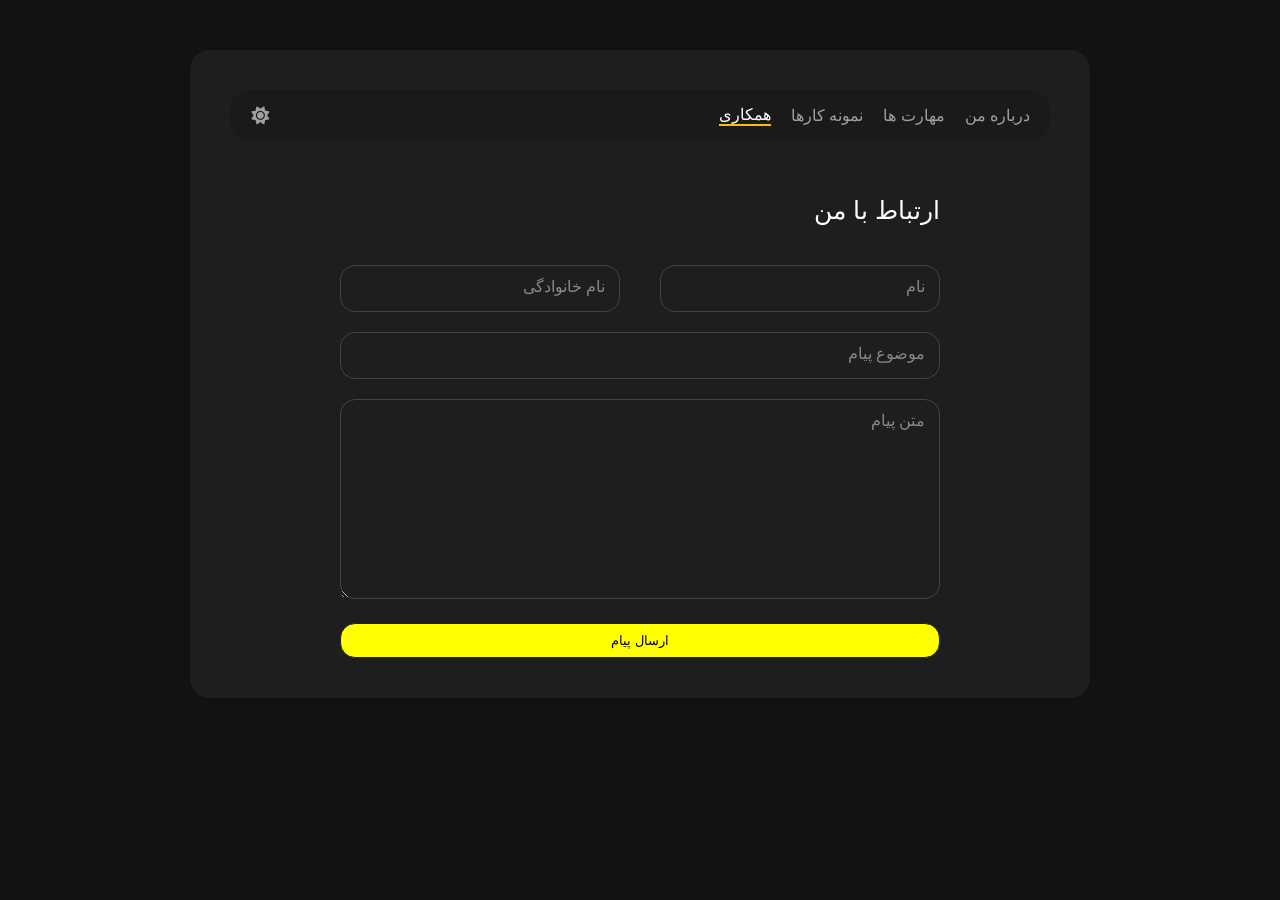
<file: docs/about.html>
<!doctype html>
<html lang="fa" dir="rtl">
  <head>
    <meta charset="UTF-8" />
    <meta name="viewport" content="width=device-width, initial-scale=1.0" />
    <title>payam eslampour</title>
    <link rel="shortcut icon" href="image.png" type="image/x-icon">
    <link rel="stylesheet" href="./resources/css/about.css" />
    <link rel="stylesheet" href="./resources/css/theme.css" />
    <link rel="stylesheet" href="https://cdnjs.cloudflare.com/ajax/libs/font-awesome/6.4.0/css/all.min.css" />
    <script src="./resources/js/theme.js"></script>
  </head>
  <body>
    <div class="container">
      <section class="main-content">
        <header class="navbar">
          <nav>
            <a href="index.html">درباره من</a>
            <a href="skills.html">مهارت ها</a>
            <a href="project.html">نمونه کارها</a>
            <a href="about.html" class="active">همکاری</a>
            <button id="theme-toggle-btn" onclick="window.__themeToggle()" title="تغییر تم">
              <i class="fa-solid fa-sun"></i>
            </button>
          </nav>
        </header>
        <p>ارتباط با من</p>
<form class="my-form">

  <div class="row">
    <div class="input-group">
      <input type="text" id="in1" placeholder=" " required />
      <label for="in1">نام</label>
    </div>

    <div class="input-group">
      <input type="text" id="in2" placeholder=" " required />
      <label for="in2">نام خانوادگی</label>
    </div>
  </div>

  <div class="input-group full-width">
    <input type="text" id="in3" placeholder=" " required />
    <label for="in3">موضوع پیام</label>
  </div>

  <div class="input-group full-width">
    <textarea id="in4" placeholder=" " rows="4" required></textarea>
    <label for="in4">متن پیام</label>
  </div>

  <button type="button" id="send-btn" class="submit-btn">ارسال پیام</button>

  <!-- مودال -->
  <div id="success-modal" class="modal">
    <div class="modal-content">
      <p>پیام شما با موفقیت ارسال شد!</p>
      <button id="close-btn" type="button">تایید</button>
    </div>
  </div>

</form>


        </div>
      </section>
    </div>
    <script>
const sendBtn = document.getElementById('send-btn');
const modal = document.getElementById('success-modal');
const closeBtn = document.getElementById('close-btn');

const inputs = document.querySelectorAll('input, textarea');

function validateInputs() {
  let isValid = true;

  inputs.forEach(input => {
    if (input.value.trim() === '') {
      input.style.borderColor = 'red';
      isValid = false;
    } else {
      input.style.borderColor = '#444';
    }
  });

  return isValid;
}

// نمایش مودال با انیمیشن
function showModal() {
  modal.style.display = 'flex';
  setTimeout(() => {
    modal.style.opacity = '1';
    modal.style.transform = 'scale(1)';
  }, 10);
}

// بستن مودال با انیمیشن
function hideModal() {
  modal.style.opacity = '0';
  modal.style.transform = 'scale(0.9)';

  setTimeout(() => {
    modal.style.display = 'none';
  }, 200);
}

sendBtn.addEventListener('click', () => {
  if (validateInputs()) {
    showModal();

    inputs.forEach(input => input.value = '');
  }
});

closeBtn.addEventListener('click', hideModal);


    </script>
  </body>
</html>
</file>
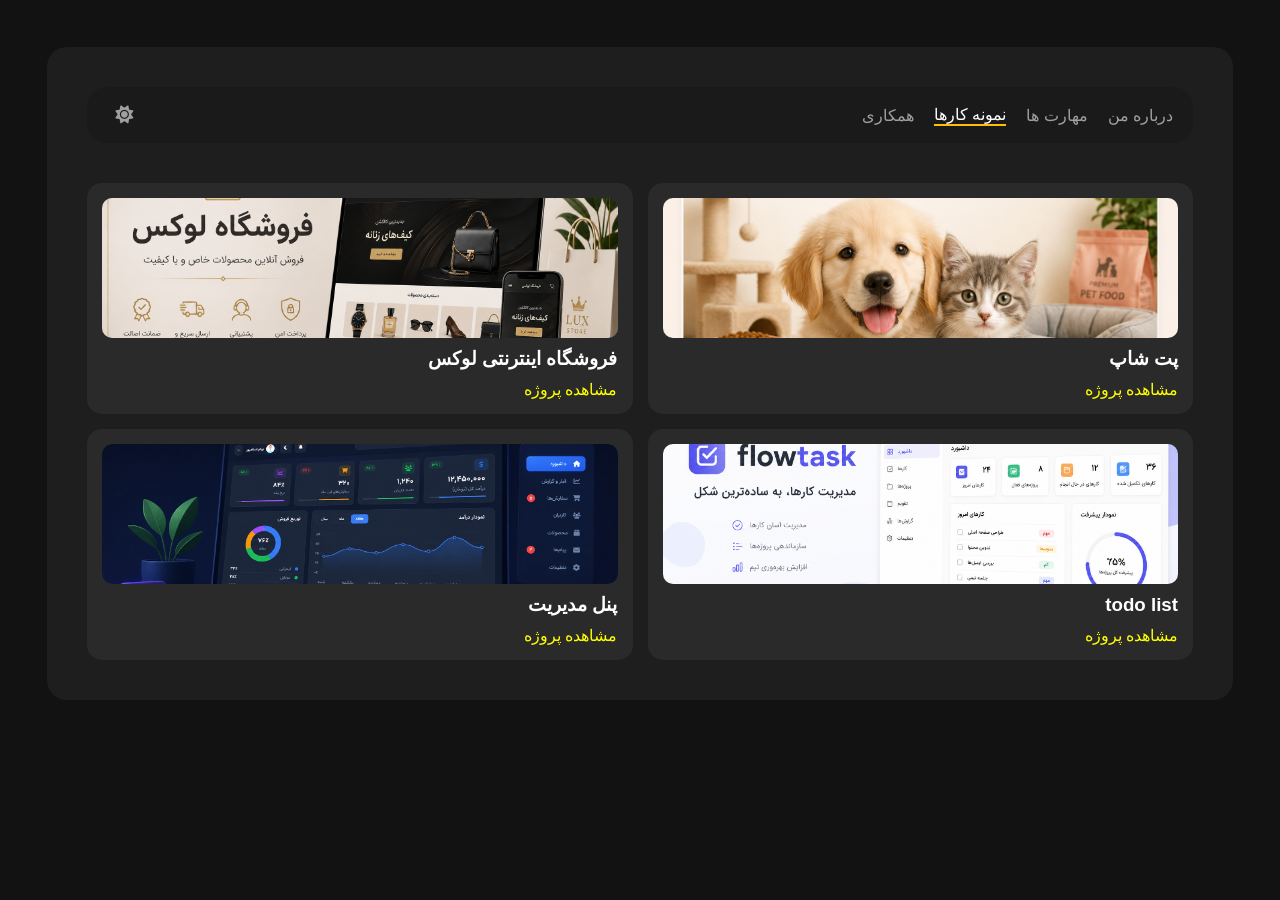
<file: docs/project.html>
<!doctype html>
<html lang="fa" dir="rtl">
  <head>
    <meta charset="UTF-8" />
    <meta name="viewport" content="width=device-width, initial-scale=1.0" />
    <title>payam eslampour</title>
    <link rel="shortcut icon" href="image.png" type="image/x-icon">
    <link rel="stylesheet" href="./resources/css/project.css" />
    <link rel="stylesheet" href="./resources/css/theme.css" />
    <link rel="stylesheet" href="https://cdnjs.cloudflare.com/ajax/libs/font-awesome/6.4.0/css/all.min.css" />
    <script src="./resources/js/theme.js"></script>
  </head>
  <body>
    <div class="container">
      <section class="main-content">
        <header class="navbar">
          <nav>
            <a href="index.html">درباره من</a>
            <a href="skills.html">مهارت ها</a>
            <a href="project.html" class="active">نمونه کارها</a>
            <a href="about.html">همکاری</a>
            <button id="theme-toggle-btn" onclick="window.__themeToggle()" title="تغییر تم">
              <i class="fa-solid fa-sun"></i>
            </button>
          </nav>
        </header>
        <div class="projects">
          <div class="card">
            <div class="card-img">
              <img src="./resources/images/petshop.png" alt="logo" />
            </div>
            <h3>پت شاپ</h3>
            <a href="../pawpet/petshop/index.html" target="_blank"
              >مشاهده پروژه</a
            >
          </div>

          <div class="card">
            <div class="card-img">
              <img src="./resources/images/image.lux.png" alt="logo" />
            </div>
            <h3>فروشگاه اینترنتی لوکس</h3>
            <a href="../shop/index.html" target="_blank">مشاهده پروژه</a>
          </div>

          <div class="card">
            <div class="card-img">
              <img src="./resources/images/image-todo.png" alt="logo">
            </div>
            <h3>todo list</h3>
            <a href="../todo list/index (1).html" target="_blank">مشاهده پروژه</a>
          </div>

          <div class="card">
            <div class="card-img">
              <img src="./resources/images/123.png" alt="logo">
            </div>
            <h3>پنل مدیریت</h3>
            <a href="../admin -dashbord/index2.html" target="_blank">مشاهده پروژه</a>
          </div>
        </div>
      </section>
    </div>
  </body>
</html>
</file>
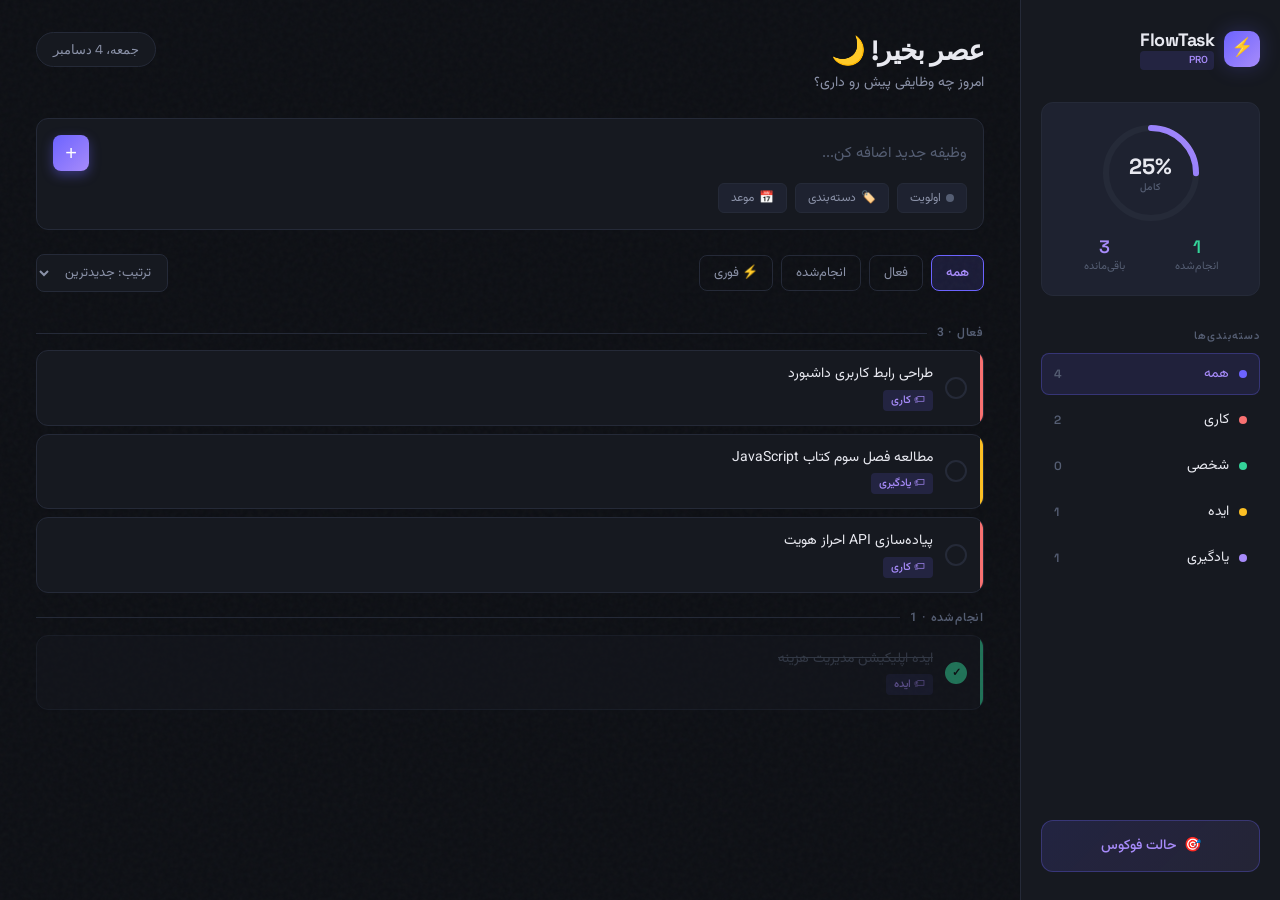
<file: todo list/index (1).html>
<!doctype html>
<html lang="fa" dir="rtl">
  <head>
    <meta charset="UTF-8" />
    <meta name="viewport" content="width=device-width, initial-scale=1.0" />
    <title>FlowTask — مدیریت هوشمند وظایف</title>
    <link rel="preconnect" href="https://fonts.googleapis.com" />
    <link
      href="https://fonts.googleapis.com/css2?family=Space+Grotesk:wght@300;400;500;600;700&family=Inter:wght@300;400;500&family=Vazirmatn:wght@300;400;500;600;700&display=swap"
      rel="stylesheet"
    />
    <link rel="stylesheet" href="style.css" />
  </head>
  <body>
    <div class="app">
      <!-- SIDEBAR -->
      <aside class="sidebar">
        <div class="logo">
          <div class="logo-icon">⚡</div>
          <div>
            <div class="logo-text">FlowTask</div>
            <div class="logo-badge">PRO</div>
          </div>
        </div>

        <!-- PROGRESS RING -->
        <div class="progress-card">
          <div class="ring-wrap">
            <svg
              class="ring-svg"
              width="100"
              height="100"
              viewBox="0 0 100 100"
            >
              <defs>
                <linearGradient
                  id="ringGrad"
                  x1="0%"
                  y1="0%"
                  x2="100%"
                  y2="100%"
                >
                  <stop offset="0%" stop-color="#6C63FF" />
                  <stop offset="100%" stop-color="#A78BFA" />
                </linearGradient>
              </defs>
              <circle class="ring-bg" cx="50" cy="50" r="45" />
              <circle class="ring-fill" id="ring" cx="50" cy="50" r="45" />
            </svg>
            <div class="ring-center">
              <div class="ring-pct" id="ringPct">0%</div>
              <div class="ring-label">کامل</div>
            </div>
          </div>
          <div class="progress-stats">
            <div class="stat">
              <div class="stat-val done" id="doneCount">0</div>
              <div class="stat-lbl">انجام‌شده</div>
            </div>
            <div class="stat">
              <div class="stat-val left" id="leftCount">0</div>
              <div class="stat-lbl">باقی‌مانده</div>
            </div>
          </div>
        </div>

        <!-- CATEGORIES -->
        <div>
          <div class="section-title">دسته‌بندی‌ها</div>
          <div class="cat-list" id="catList">
            <div
              class="cat-item active"
              data-cat="all"
              onclick="filterCat(this, 'all')"
            >
              <div class="cat-dot" style="background: #6c63ff"></div>
              همه
              <span class="cat-count" id="catAll">0</span>
            </div>
            <div
              class="cat-item"
              data-cat="کاری"
              onclick="filterCat(this, 'کاری')"
            >
              <div class="cat-dot" style="background: #f87171"></div>
              کاری
              <span class="cat-count" id="catWork">0</span>
            </div>
            <div
              class="cat-item"
              data-cat="شخصی"
              onclick="filterCat(this, 'شخصی')"
            >
              <div class="cat-dot" style="background: #34d399"></div>
              شخصی
              <span class="cat-count" id="catPersonal">0</span>
            </div>
            <div
              class="cat-item"
              data-cat="ایده"
              onclick="filterCat(this, 'ایده')"
            >
              <div class="cat-dot" style="background: #fbbf24"></div>
              ایده
              <span class="cat-count" id="catIdea">0</span>
            </div>
            <div
              class="cat-item"
              data-cat="یادگیری"
              onclick="filterCat(this, 'یادگیری')"
            >
              <div class="cat-dot" style="background: #a78bfa"></div>
              یادگیری
              <span class="cat-count" id="catLearn">0</span>
            </div>
          </div>
        </div>

        <button class="focus-btn" onclick="openFocus()">
          <span>🎯</span> حالت فوکوس
        </button>
      </aside>

      <!-- MAIN -->
      <main class="main">
        <div class="top-bar">
          <div class="greeting">
            <h1 id="greetText">سلام! 👋</h1>
            <p id="greetSub">امروز چه وظایفی پیش رو داری؟</p>
          </div>
          <div class="date-chip" id="dateChip"></div>
        </div>

        <!-- INPUT -->
        <div class="input-area">
          <div class="input-row">
            <input
              class="task-input"
              id="taskInput"
              placeholder="وظیفه جدید اضافه کن..."
              maxlength="200"
              onkeydown="if (event.key === 'Enter') addTask();"
            />
            <button class="add-btn" onclick="addTask()">+</button>
          </div>
          <div class="meta-row">
            <button class="meta-btn" id="priorityBtn" onclick="cyclePriority()">
              <div
                class="priority-dot"
                id="pDot"
                style="background: #555e73"
              ></div>
              <span id="pLabel">اولویت</span>
            </button>
            <button class="meta-btn" id="catBtn" onclick="cycleCat()">
              🏷️ <span id="catLabel">دسته‌بندی</span>
            </button>
            <button class="meta-btn" id="dueBtn" onclick="openDue()">
              📅 <span id="dueLabel">موعد</span>
            </button>
          </div>
        </div>

        <!-- FILTERS -->
        <div class="filters">
          <button class="filter-btn active" onclick="setFilter(this, 'all')">
            همه
          </button>
          <button class="filter-btn" onclick="setFilter(this, 'active')">
            فعال
          </button>
          <button class="filter-btn" onclick="setFilter(this, 'done')">
            انجام‌شده
          </button>
          <button class="filter-btn" onclick="setFilter(this, 'high')">
            ⚡ فوری
          </button>
          <select class="sort-select" onchange="setSort(this.value)">
            <option value="created">ترتیب: جدیدترین</option>
            <option value="priority">ترتیب: اولویت</option>
            <option value="due">ترتیب: موعد</option>
            <option value="alpha">ترتیب: الفبا</option>
          </select>
        </div>

        <!-- TASK LIST -->
        <div class="tasks-wrap" id="taskList"></div>
      </main>
    </div>

    <!-- FOCUS MODE -->
    <div class="focus-overlay" id="focusOverlay">
      <button class="focus-exit" onclick="closeFocus()">✕</button>
      <div
        style="
          font-size: 13px;
          color: var(--text3);
          letter-spacing: 1px;
          text-transform: uppercase;
        "
      >
        حالت فوکوس
      </div>
      <div class="focus-task" id="focusTask">هیچ وظیفه‌ای انتخاب نشده</div>
      <div class="focus-timer" id="focusTimer">25:00</div>
      <div class="focus-controls">
        <button
          class="focus-ctrl primary"
          id="timerBtn"
          onclick="toggleTimer()"
        >
          شروع
        </button>
        <button class="focus-ctrl" onclick="resetTimer()">بازنشانی</button>
        <button class="focus-ctrl" onclick="closeFocus()">خروج</button>
      </div>
    </div>

    <!-- DUE DATE MODAL -->
    <div class="modal-bg" id="dueModal">
      <div class="modal">
        <h3>📅 انتخاب موعد</h3>
        <input type="date" class="modal-input" id="dueInput" />
        <div class="modal-btns">
          <button class="modal-cancel" onclick="closeDue()">انصراف</button>
          <button class="modal-save" onclick="saveDue()">ثبت</button>
        </div>
      </div>
    </div>

    <!-- TOAST -->
    <div class="toast" id="toast">✓ <span id="toastMsg"></span></div>

    <script>

    </script>
    <script src="script.js"></script>
  </body>
</html>
</file>
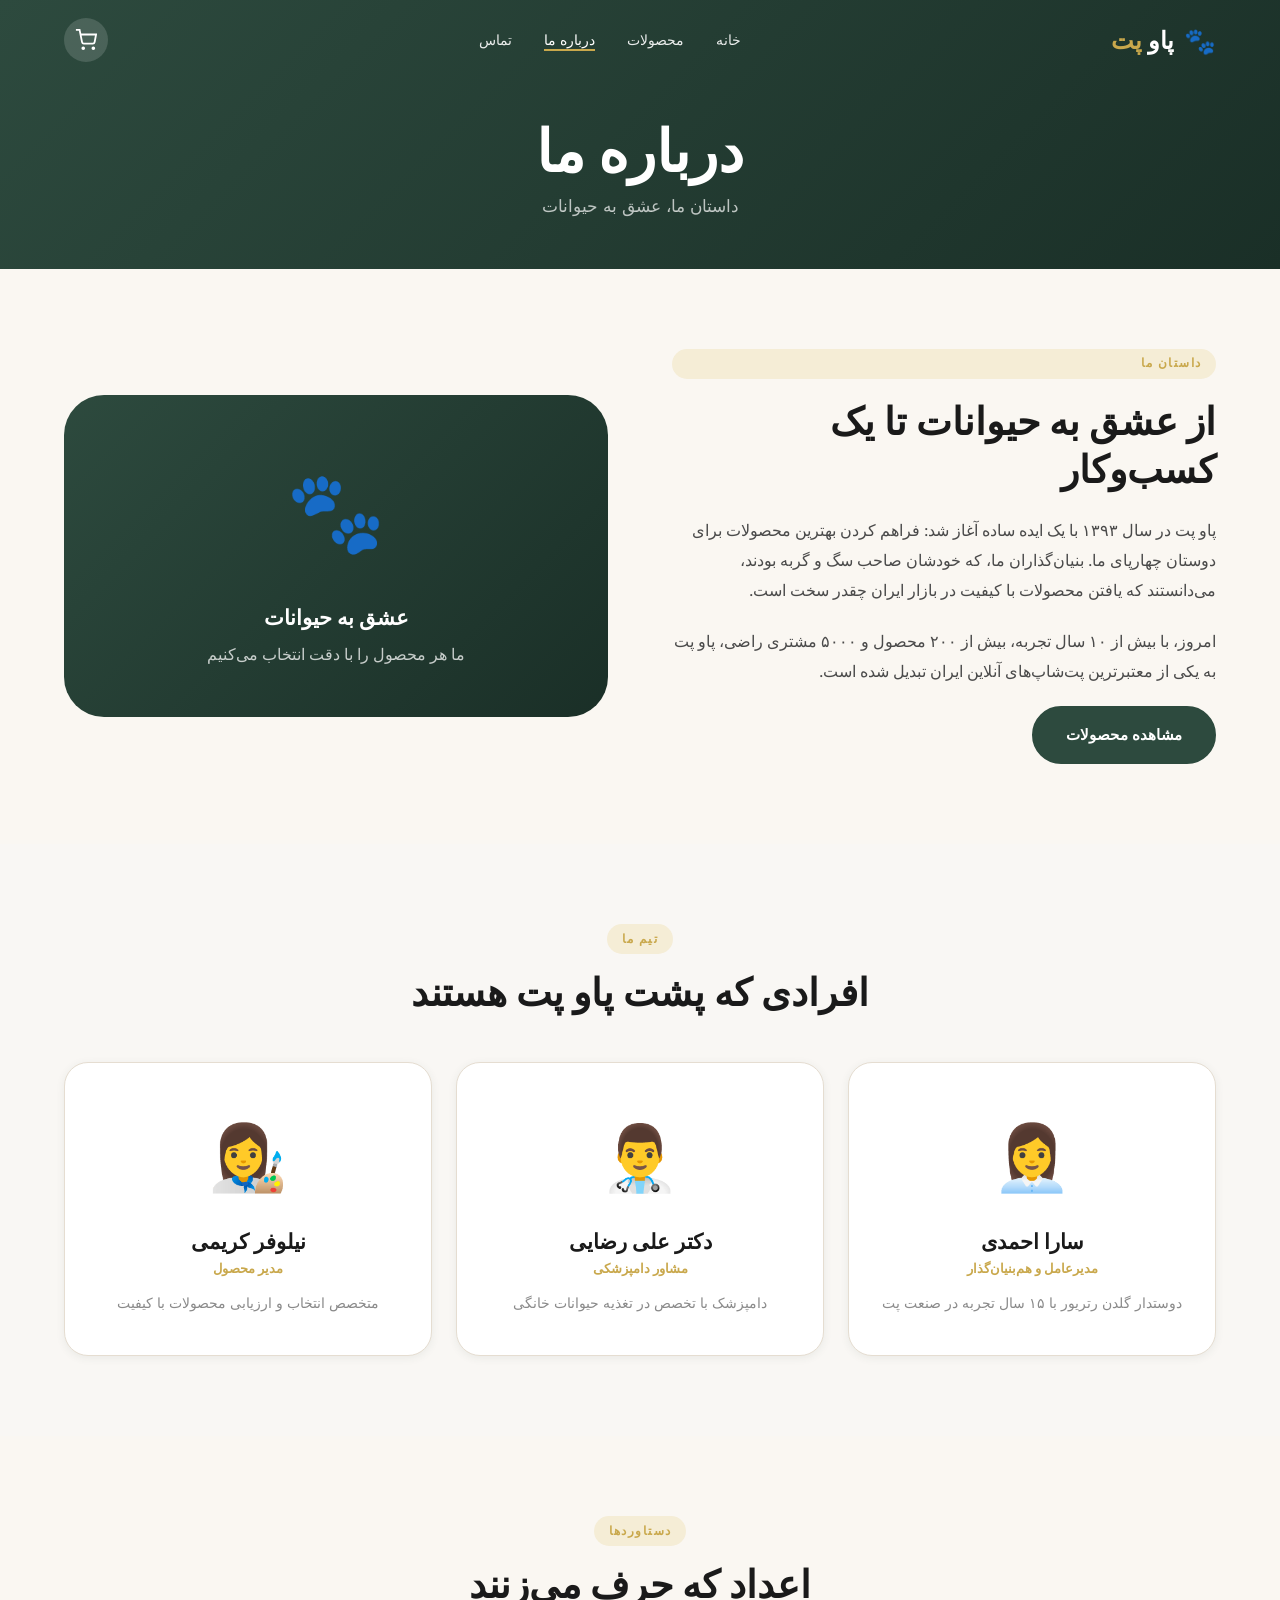
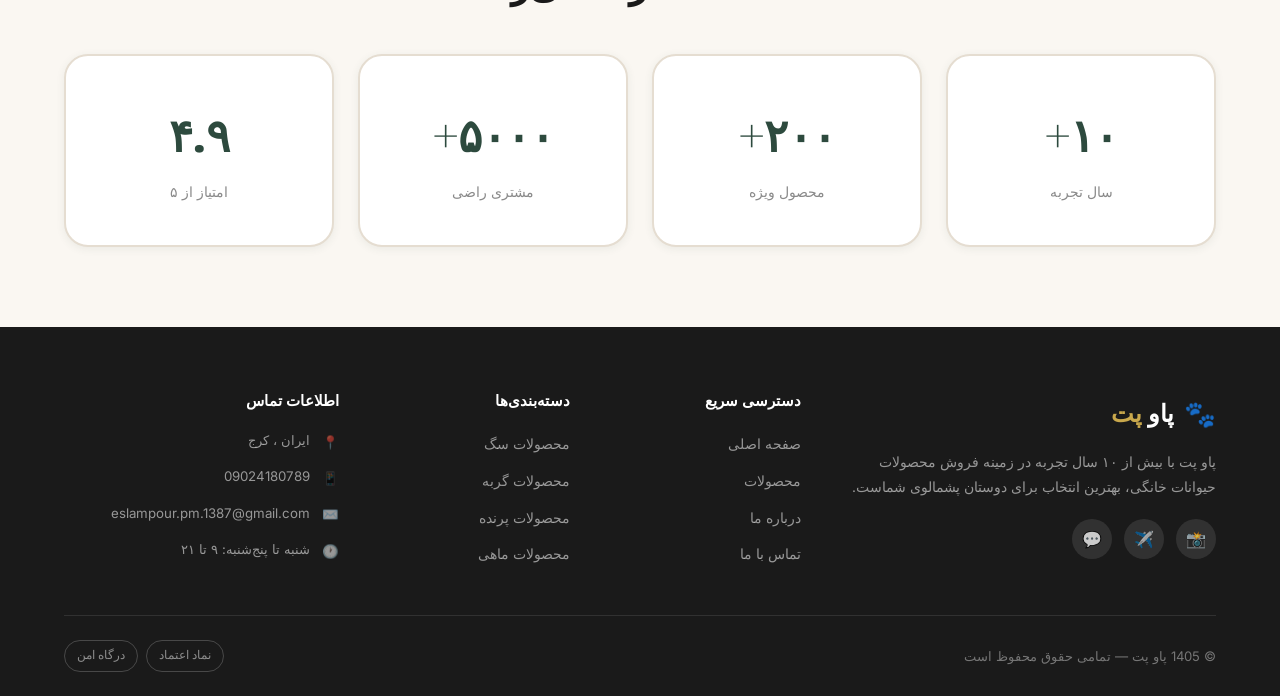
<file: pawpet/petshop/about.html>
<!DOCTYPE html>
<html lang="fa" dir="rtl">
<head>
  <meta charset="UTF-8" />
  <meta name="viewport" content="width=device-width, initial-scale=1.0" />
  <title>درباره ما | پاو پت</title>
  <link rel="preconnect" href="https://fonts.googleapis.com">
  <link href="https://fonts.googleapis.com/css2?family=Playfair+Display:wght@400;600;700;900&family=Inter:wght@300;400;500;600&display=swap" rel="stylesheet">
  <link rel="stylesheet" href="styles/main.css" />
</head>
<body>

<nav class="navbar" id="navbar">
  <div class="nav-container">
    <a href="index.html" class="logo">
      <span class="logo-icon">🐾</span>
      <span class="logo-text">پاو <em>پت</em></span>
    </a>
    <ul class="nav-links">
      <li><a href="index.html">خانه</a></li>
      <li><a href="products.html">محصولات</a></li>
      <li><a href="about.html" class="active">درباره ما</a></li>
      <li><a href="contact.html">تماس</a></li>
    </ul>
    <div class="nav-actions">
      <a href="cart.html" class="cart-btn" id="cart-nav-btn">
        <svg width="22" height="22" viewBox="0 0 24 24" fill="none" stroke="currentColor" stroke-width="2">
          <circle cx="9" cy="21" r="1"/><circle cx="20" cy="21" r="1"/>
          <path d="M1 1h4l2.68 13.39a2 2 0 0 0 2 1.61h9.72a2 2 0 0 0 2-1.61L23 6H6"/>
        </svg>
        <span class="cart-count" id="cart-count">0</span>
      </a>
      <button class="hamburger" id="hamburger">
        <span></span><span></span><span></span>
      </button>
    </div>
  </div>
  <div class="mobile-menu" id="mobile-menu">
    <ul>
      <li><a href="index.html">خانه</a></li>
      <li><a href="products.html">محصولات</a></li>
      <li><a href="about.html">درباره ما</a></li>
      <li><a href="contact.html">تماس</a></li>
      <li><a href="cart.html">سبد خرید</a></li>
    </ul>
  </div>
</nav>

<div class="page-header">
  <div class="container">
    <h1>درباره ما</h1>
    <p>داستان ما، عشق به حیوانات</p>
  </div>
</div>

<section class="about-story section">
  <div class="container">
    <div class="about-grid">
      <div class="about-text">
        <span class="section-label">داستان ما</span>
        <h2>از عشق به حیوانات تا یک کسب‌وکار</h2>
        <p>پاو پت در سال ۱۳۹۳ با یک ایده ساده آغاز شد: فراهم کردن بهترین محصولات برای دوستان چهارپای ما. بنیان‌گذاران ما، که خودشان صاحب سگ و گربه بودند، می‌دانستند که یافتن محصولات با کیفیت در بازار ایران چقدر سخت است.</p>
        <p>امروز، با بیش از ۱۰ سال تجربه، بیش از ۲۰۰ محصول و ۵۰۰۰ مشتری راضی، پاو پت به یکی از معتبرترین پت‌شاپ‌های آنلاین ایران تبدیل شده است.</p>
        <a href="products.html" class="btn btn-primary">مشاهده محصولات</a>
      </div>
      <div class="about-visual">
        <div class="about-card-big">
          <div class="about-emoji">🐾</div>
          <h3>عشق به حیوانات</h3>
          <p>ما هر محصول را با دقت انتخاب می‌کنیم</p>
        </div>
      </div>
    </div>
  </div>
</section>

<section class="team section" style="background:#f9f7f4;">
  <div class="container">
    <div class="section-header">
      <span class="section-label">تیم ما</span>
      <h2>افرادی که پشت پاو پت هستند</h2>
    </div>
    <div class="team-grid">
      <div class="team-card">
        <div class="team-avatar">👩‍💼</div>
        <h3>سارا احمدی</h3>
        <span>مدیرعامل و هم‌بنیان‌گذار</span>
        <p>دوستدار گلدن رتریور با ۱۵ سال تجربه در صنعت پت</p>
      </div>
      <div class="team-card">
        <div class="team-avatar">👨‍⚕️</div>
        <h3>دکتر علی رضایی</h3>
        <span>مشاور دامپزشکی</span>
        <p>دامپزشک با تخصص در تغذیه حیوانات خانگی</p>
      </div>
      <div class="team-card">
        <div class="team-avatar">👩‍🎨</div>
        <h3>نیلوفر کریمی</h3>
        <span>مدیر محصول</span>
        <p>متخصص انتخاب و ارزیابی محصولات با کیفیت</p>
      </div>
    </div>
  </div>
</section>

<section class="milestones section">
  <div class="container">
    <div class="section-header">
      <span class="section-label">دستاوردها</span>
      <h2>اعداد که حرف می‌زنند</h2>
    </div>
    <div class="milestones-grid">
      <div class="milestone-card">
        <div class="milestone-num">۱۰+</div>
        <div class="milestone-label">سال تجربه</div>
      </div>
      <div class="milestone-card">
        <div class="milestone-num">۲۰۰+</div>
        <div class="milestone-label">محصول ویژه</div>
      </div>
      <div class="milestone-card">
        <div class="milestone-num">۵۰۰۰+</div>
        <div class="milestone-label">مشتری راضی</div>
      </div>
      <div class="milestone-card">
        <div class="milestone-num">۴.۹</div>
        <div class="milestone-label">امتیاز از ۵</div>
      </div>
    </div>
  </div>
</section>

<footer class="footer">
  <div class="container">
    <div class="footer-grid">
      <div class="footer-brand">
        <a href="index.html" class="logo">
          <span class="logo-icon">🐾</span>
          <span class="logo-text">پاو <em>پت</em></span>
        </a>
        <p>پاو پت با بیش از ۱۰ سال تجربه در زمینه فروش محصولات حیوانات خانگی، بهترین انتخاب برای دوستان پشمالوی شماست.</p>
        <div class="social-links">
          <a href="#" aria-label="اینستاگرام">📸</a>
          <a href="#" aria-label="تلگرام">✈️</a>
          <a href="#" aria-label="واتساپ">💬</a>
        </div>
      </div>
      <div class="footer-col">
        <h4>دسترسی سریع</h4>
        <ul>
          <li><a href="index.html">صفحه اصلی</a></li>
          <li><a href="products.html">محصولات</a></li>
          <li><a href="about.html">درباره ما</a></li>
          <li><a href="contact.html">تماس با ما</a></li>
        </ul>
      </div>
      <div class="footer-col">
        <h4>دسته‌بندی‌ها</h4>
        <ul>
          <li><a href="products.html?cat=dog">محصولات سگ</a></li>
          <li><a href="products.html?cat=cat">محصولات گربه</a></li>
          <li><a href="products.html?cat=bird">محصولات پرنده</a></li>
          <li><a href="products.html?cat=fish">محصولات ماهی</a></li>
        </ul>
      </div>
      <div class="footer-col footer-contact">
        <h4>اطلاعات تماس</h4>
        <ul>
          <li><span class="contact-icon">📍</span><span>ایران ، کرج</span></li>
          <li><span class="contact-icon">📱</span><span><a href="tel:09121234567">09024180789</a></span></li>
          <li><span class="contact-icon">✉️</span><span><a href="mailto:info@pawpet.ir">eslampour.pm.1387@gmail.com</a></span></li>
          <li><span class="contact-icon">🕐</span><span>شنبه تا پنج‌شنبه: ۹ تا ۲۱</span></li>
        </ul>
      </div>
    </div>
    <div class="footer-bottom">
      <p>© 1405 پاو پت — تمامی حقوق محفوظ است</p>
      <div class="footer-badges">
        <span class="badge">نماد اعتماد</span>
        <span class="badge">درگاه امن</span>
      </div>
    </div>
  </div>
</footer>

<div class="toast" id="toast"></div>
<script src="scripts/data.js"></script>
<script src="scripts/cart.js"></script>
<script src="scripts/main.js"></script>
</body>
</html>
</file>
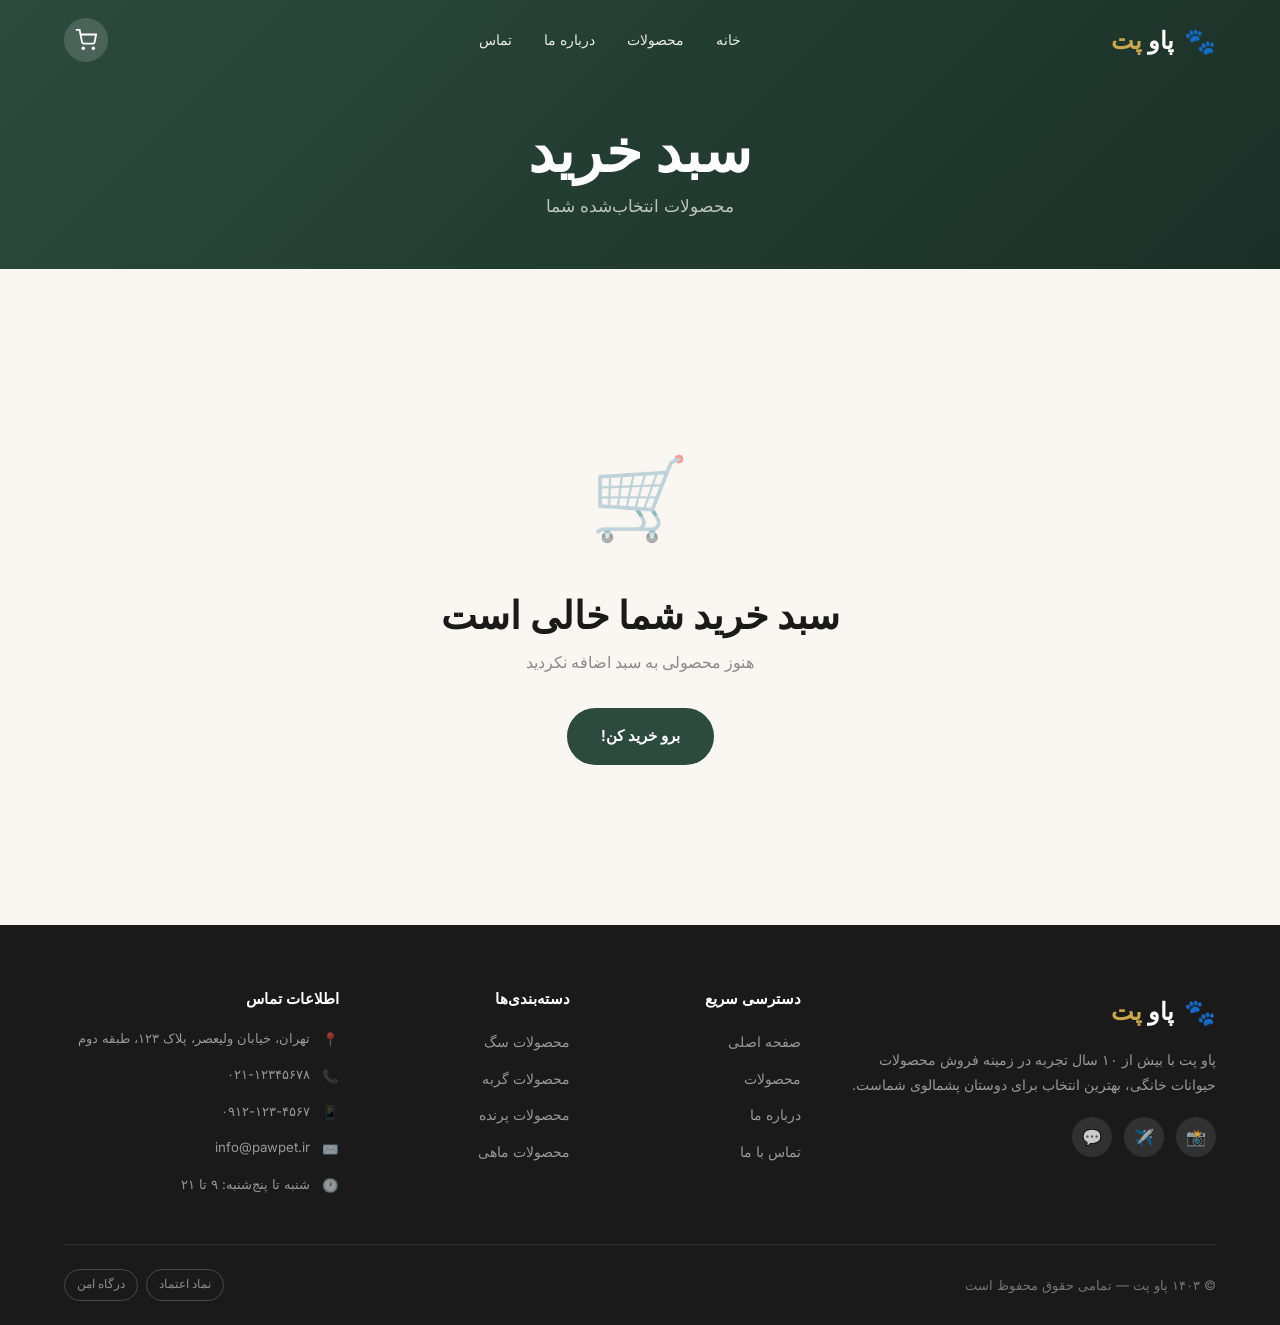
<file: pawpet/petshop/cart.html>
<!DOCTYPE html>
<html lang="fa" dir="rtl">
<head>
  <meta charset="UTF-8" />
  <meta name="viewport" content="width=device-width, initial-scale=1.0" />
  <title>سبد خرید | پاو پت</title>
  <link rel="preconnect" href="https://fonts.googleapis.com">
  <link href="https://fonts.googleapis.com/css2?family=Playfair+Display:wght@400;600;700;900&family=Inter:wght@300;400;500;600&display=swap" rel="stylesheet">
  <link rel="stylesheet" href="styles/main.css" />
</head>
<body>

<nav class="navbar" id="navbar">
  <div class="nav-container">
    <a href="index.html" class="logo">
      <span class="logo-icon">🐾</span>
      <span class="logo-text">پاو <em>پت</em></span>
    </a>
    <ul class="nav-links">
      <li><a href="index.html">خانه</a></li>
      <li><a href="products.html">محصولات</a></li>
      <li><a href="about.html">درباره ما</a></li>
      <li><a href="contact.html">تماس</a></li>
    </ul>
    <div class="nav-actions">
      <a href="cart.html" class="cart-btn active" id="cart-nav-btn">
        <svg width="22" height="22" viewBox="0 0 24 24" fill="none" stroke="currentColor" stroke-width="2">
          <circle cx="9" cy="21" r="1"/><circle cx="20" cy="21" r="1"/>
          <path d="M1 1h4l2.68 13.39a2 2 0 0 0 2 1.61h9.72a2 2 0 0 0 2-1.61L23 6H6"/>
        </svg>
        <span class="cart-count" id="cart-count">0</span>
      </a>
      <button class="hamburger" id="hamburger" aria-label="منو">
        <span></span><span></span><span></span>
      </button>
    </div>
  </div>
  <div class="mobile-menu" id="mobile-menu">
    <ul>
      <li><a href="index.html">خانه</a></li>
      <li><a href="products.html">محصولات</a></li>
      <li><a href="about.html">درباره ما</a></li>
      <li><a href="contact.html">تماس</a></li>
      <li><a href="cart.html">سبد خرید</a></li>
    </ul>
  </div>
</nav>

<div class="page-header">
  <div class="container">
    <h1>سبد خرید</h1>
    <p>محصولات انتخاب‌شده شما</p>
  </div>
</div>

<section class="cart-page section">
  <div class="container">
    <div class="cart-layout" id="cart-layout">
      <!-- JS renders here -->
    </div>
  </div>
</section>

<footer class="footer">
  <div class="container">
    <div class="footer-grid">
      <div class="footer-brand">
        <a href="index.html" class="logo">
          <span class="logo-icon">🐾</span>
          <span class="logo-text">پاو <em>پت</em></span>
        </a>
        <p>پاو پت با بیش از ۱۰ سال تجربه در زمینه فروش محصولات حیوانات خانگی، بهترین انتخاب برای دوستان پشمالوی شماست.</p>
        <div class="social-links">
          <a href="#" aria-label="اینستاگرام">📸</a>
          <a href="#" aria-label="تلگرام">✈️</a>
          <a href="#" aria-label="واتساپ">💬</a>
        </div>
      </div>
      <div class="footer-col">
        <h4>دسترسی سریع</h4>
        <ul>
          <li><a href="index.html">صفحه اصلی</a></li>
          <li><a href="products.html">محصولات</a></li>
          <li><a href="about.html">درباره ما</a></li>
          <li><a href="contact.html">تماس با ما</a></li>
        </ul>
      </div>
      <div class="footer-col">
        <h4>دسته‌بندی‌ها</h4>
        <ul>
          <li><a href="products.html?cat=dog">محصولات سگ</a></li>
          <li><a href="products.html?cat=cat">محصولات گربه</a></li>
          <li><a href="products.html?cat=bird">محصولات پرنده</a></li>
          <li><a href="products.html?cat=fish">محصولات ماهی</a></li>
        </ul>
      </div>
      <div class="footer-col footer-contact">
        <h4>اطلاعات تماس</h4>
        <ul>
          <li><span class="contact-icon">📍</span><span>تهران، خیابان ولیعصر، پلاک ۱۲۳، طبقه دوم</span></li>
          <li><span class="contact-icon">📞</span><span><a href="tel:02112345678">۰۲۱-۱۲۳۴۵۶۷۸</a></span></li>
          <li><span class="contact-icon">📱</span><span><a href="tel:09121234567">۰۹۱۲-۱۲۳-۴۵۶۷</a></span></li>
          <li><span class="contact-icon">✉️</span><span><a href="mailto:info@pawpet.ir">info@pawpet.ir</a></span></li>
          <li><span class="contact-icon">🕐</span><span>شنبه تا پنج‌شنبه: ۹ تا ۲۱</span></li>
        </ul>
      </div>
    </div>
    <div class="footer-bottom">
      <p>© ۱۴۰۳ پاو پت — تمامی حقوق محفوظ است</p>
      <div class="footer-badges">
        <span class="badge">نماد اعتماد</span>
        <span class="badge">درگاه امن</span>
      </div>
    </div>
  </div>
</footer>

<div class="toast" id="toast"></div>

<script src="scripts/data.js"></script>
<script src="scripts/cart.js"></script>
<script src="scripts/cart-page.js"></script>
</body>
</html>
</file>
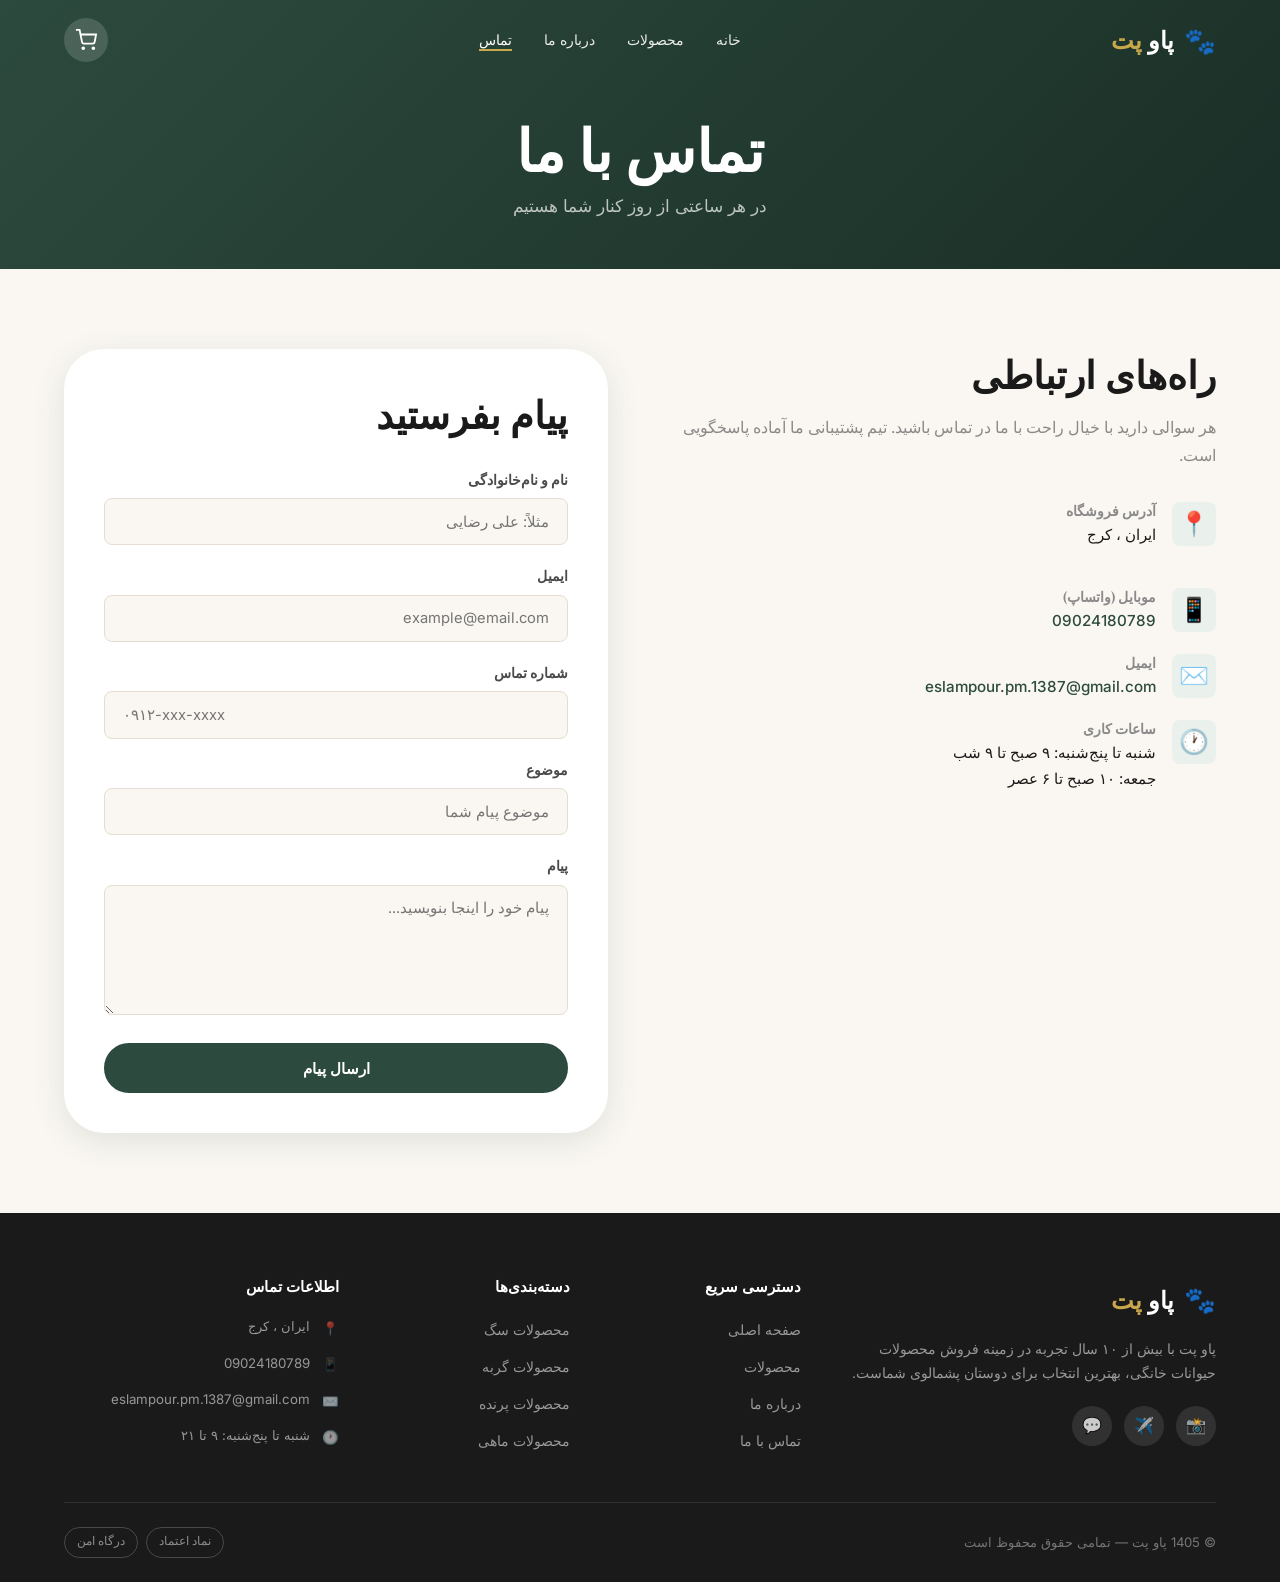
<file: pawpet/petshop/contact.html>
<!DOCTYPE html>
<html lang="fa" dir="rtl">
<head>
  <meta charset="UTF-8" />
  <meta name="viewport" content="width=device-width, initial-scale=1.0" />
  <title>تماس با ما | پاو پت</title>
  <link rel="preconnect" href="https://fonts.googleapis.com">
  <link href="https://fonts.googleapis.com/css2?family=Playfair+Display:wght@400;600;700;900&family=Inter:wght@300;400;500;600&display=swap" rel="stylesheet">
  <link rel="stylesheet" href="styles/main.css" />
</head>
<body>

<nav class="navbar" id="navbar">
  <div class="nav-container">
    <a href="index.html" class="logo">
      <span class="logo-icon">🐾</span>
      <span class="logo-text">پاو <em>پت</em></span>
    </a>
    <ul class="nav-links">
      <li><a href="index.html">خانه</a></li>
      <li><a href="products.html">محصولات</a></li>
      <li><a href="about.html">درباره ما</a></li>
      <li><a href="contact.html" class="active">تماس</a></li>
    </ul>
    <div class="nav-actions">
      <a href="cart.html" class="cart-btn" id="cart-nav-btn">
        <svg width="22" height="22" viewBox="0 0 24 24" fill="none" stroke="currentColor" stroke-width="2">
          <circle cx="9" cy="21" r="1"/><circle cx="20" cy="21" r="1"/>
          <path d="M1 1h4l2.68 13.39a2 2 0 0 0 2 1.61h9.72a2 2 0 0 0 2-1.61L23 6H6"/>
        </svg>
        <span class="cart-count" id="cart-count">0</span>
      </a>
      <button class="hamburger" id="hamburger">
        <span></span><span></span><span></span>
      </button>
    </div>
  </div>
  <div class="mobile-menu" id="mobile-menu">
    <ul>
      <li><a href="index.html">خانه</a></li>
      <li><a href="products.html">محصولات</a></li>
      <li><a href="about.html">درباره ما</a></li>
      <li><a href="contact.html">تماس</a></li>
      <li><a href="cart.html">سبد خرید</a></li>
    </ul>
  </div>
</nav>

<div class="page-header">
  <div class="container">
    <h1>تماس با ما</h1>
    <p>در هر ساعتی از روز کنار شما هستیم</p>
  </div>
</div>

<section class="contact-page section">
  <div class="container">
    <div class="contact-layout">
      <div class="contact-info">
        <h2>راه‌های ارتباطی</h2>
        <p>هر سوالی دارید با خیال راحت با ما در تماس باشید. تیم پشتیبانی ما آماده پاسخگویی است.</p>
        <div class="contact-items">
          <div class="contact-item">
            <div class="contact-item-icon">📍</div>
            <div>
              <h4>آدرس فروشگاه</h4>
              <p>ایران ، کرج</p>
            </div>
          </div>
          <div class="contact-item">
          </div>
          <div class="contact-item">
            <div class="contact-item-icon">📱</div>
            <div>
              <h4>موبایل (واتساپ)</h4>
              <p><a href="tel:09121234567">09024180789</a></p>
            </div>
          </div>
          <div class="contact-item">
            <div class="contact-item-icon">✉️</div>
            <div>
              <h4>ایمیل</h4>
              <p><a href="mailto:info@pawpet.ir">eslampour.pm.1387@gmail.com</a></p>
            </div>
          </div>
          <div class="contact-item">
            <div class="contact-item-icon">🕐</div>
            <div>
              <h4>ساعات کاری</h4>
              <p>شنبه تا پنج‌شنبه: ۹ صبح تا ۹ شب<br/>جمعه: ۱۰ صبح تا ۶ عصر</p>
            </div>
          </div>
        </div>
      </div>
      <div class="contact-form-wrap">
        <h2>پیام بفرستید</h2>
        <div class="contact-form">
          <div class="form-group">
            <label>نام و نام‌خانوادگی</label>
            <input type="text" placeholder="مثلاً: علی رضایی" />
          </div>
          <div class="form-group">
            <label>ایمیل</label>
            <input type="email" placeholder="example@email.com" />
          </div>
          <div class="form-group">
            <label>شماره تماس</label>
            <input type="tel" placeholder="۰۹۱۲-xxx-xxxx" />
          </div>
          <div class="form-group">
            <label>موضوع</label>
            <input type="text" placeholder="موضوع پیام شما" />
          </div>
          <div class="form-group">
            <label>پیام</label>
            <textarea rows="5" placeholder="پیام خود را اینجا بنویسید..."></textarea>
          </div>
          <button class="btn btn-primary btn-full" onclick="alert('پیام شما با موفقیت ارسال شد! به زودی با شما تماس می‌گیریم.')">ارسال پیام</button>
        </div>
      </div>
    </div>
  </div>
</section>

<footer class="footer">
  <div class="container">
    <div class="footer-grid">
      <div class="footer-brand">
        <a href="index.html" class="logo">
          <span class="logo-icon">🐾</span>
          <span class="logo-text">پاو <em>پت</em></span>
        </a>
        <p>پاو پت با بیش از ۱۰ سال تجربه در زمینه فروش محصولات حیوانات خانگی، بهترین انتخاب برای دوستان پشمالوی شماست.</p>
        <div class="social-links">
          <a href="#" aria-label="اینستاگرام">📸</a>
          <a href="#" aria-label="تلگرام">✈️</a>
          <a href="#" aria-label="واتساپ">💬</a>
        </div>
      </div>
      <div class="footer-col">
        <h4>دسترسی سریع</h4>
        <ul>
          <li><a href="index.html">صفحه اصلی</a></li>
          <li><a href="products.html">محصولات</a></li>
          <li><a href="about.html">درباره ما</a></li>
          <li><a href="contact.html">تماس با ما</a></li>
        </ul>
      </div>
      <div class="footer-col">
        <h4>دسته‌بندی‌ها</h4>
        <ul>
          <li><a href="products.html?cat=dog">محصولات سگ</a></li>
          <li><a href="products.html?cat=cat">محصولات گربه</a></li>
          <li><a href="products.html?cat=bird">محصولات پرنده</a></li>
          <li><a href="products.html?cat=fish">محصولات ماهی</a></li>
        </ul>
      </div>
      <div class="footer-col footer-contact">
        <h4>اطلاعات تماس</h4>
        <ul>
          <li><span class="contact-icon">📍</span><span>ایران ، کرج</span></li>
          <li><span class="contact-icon">📱</span><span><a href="tel:09121234567">09024180789</a></span></li>
          <li><span class="contact-icon">✉️</span><span><a href="mailto:info@pawpet.ir">eslampour.pm.1387@gmail.com</a></span></li>
          <li><span class="contact-icon">🕐</span><span>شنبه تا پنج‌شنبه: ۹ تا ۲۱</span></li>
        </ul>
      </div>
    </div>
    <div class="footer-bottom">
      <p>© 1405 پاو پت — تمامی حقوق محفوظ است</p>
      <div class="footer-badges">
        <span class="badge">نماد اعتماد</span>
        <span class="badge">درگاه امن</span>
      </div>
    </div>
  </div>
</footer>

<div class="toast" id="toast"></div>
<script src="scripts/data.js"></script>
<script src="scripts/cart.js"></script>
<script src="scripts/main.js"></script>
</body>
</html>
</file>
<file: docs/resources/css/home.css>
@import url("https://v1.fontapi.ir/css/Vazirmatn");

:root {
  --bg-main: #121212;
  --bg-card: #1e1e1e;
  --text-primary: #ffffff;
  --text-secondary: #a0a0a0;
  --accent: #5e5e5e;
}

body {
  background-color: var(--bg-main);
  color: var(--text-primary);
  font-family: "Vazirmatn", sans-serif;
  margin: 0;

  display: flex;
  justify-content: center;
  align-items: flex-start;

  min-height: 100vh;
  padding: 20px;
  box-sizing: border-box;

  overflow-x: hidden;
  overflow-y: auto;
}

.container {
  display: flex;
  gap: 30px;
  width: 100%;
  max-width: 1200px;
}


/* Sidebar Styling */
.sidebar {
  background: var(--bg-card);
  width: 300px;
  padding: 30px;
  border-radius: 20px;
  text-align: center;
}

.avatar img {
  width: 80px;
  border-radius: 20px;
}
.job-badge {
  background: #333;
  padding: 5px 15px;
  border-radius: 5px;
  display: inline-block;
  margin: 10px 0;
}

.contact-item {
  display: flex;
  align-items: center;
  gap: 15px;
  margin: 20px 0;
  text-align: right;
}
.contact-item i {
  color: #ffbf00;
  font-size: 20px;
}

/* Main Content Styling */
.main-content {
  background: var(--bg-card);
  flex: 1;
  padding: 40px;
  border-radius: 20px;
}

.navbar {
  display: flex;
  justify-content: center;
  margin-bottom: 40px;

  border-radius: 20px;
  background-color: #12121255;
  padding: 15px 20px;
}

.navbar a {
  color: var(--text-secondary);
  text-decoration: none;
  margin-left: 20px;
  transition: 0.3s;
}
.navbar a.active {
  color: var(--text-primary);
  border-bottom: 2px solid #ffbf00;
}

.divider {
  width: 40px;
  height: 4px;
  background: #ffbf00;
  margin: 10px 0 20px;
  border-radius: 2px;
}

.about-section p {
  font-size: 20px;
  line-height: 35px;
}

.service-grid {
  display: grid;
  grid-template-columns: 1fr 1fr;
  gap: 20px;
  margin-top: 30px;
}

.service-card {
  background: #252525;
  padding-right: 25px;
  padding-top: 25px;
  border-radius: 15px;
  transition: 0.3s;
  margin-top: 25px;
}

.service-card i {
  color: #ffbf00;
  font-size: 24px;
  margin-bottom: 10px;
}

.services h2 {
  margin-top: 40px !important;
}

/* =========================
   TABLET (تا 992px)
========================= */
@media screen and (max-width: 992px) {
  body {
    height: auto;
    min-height: 100vh;
    overflow-y: auto;
    padding: 20px;
    align-items: flex-start;
  }

  .container {
    flex-direction: column;
    height: auto;
    max-width: 100%;
  }

  .sidebar {
    width: auto;
  }

  .main-content {
    width: auto;
  }

  .navbar nav {
    display: flex;
    justify-content: center;
    flex-wrap: wrap;
    gap: 15px;
  }

  .navbar a {
    margin: 0;
  }

  .service-grid {
    grid-template-columns: repeat(2, 1fr);
  }

  .about-section p {
    font-size: 18px;
    line-height: 32px;
  }
}

/* =========================
   MOBILE (تا 768px)
========================= */
@media screen and (max-width: 768px) {
  body {
    padding: 15px;
  }

  .container {
    gap: 20px;
  }

  .sidebar {
    padding: 20px;
  }

  .avatar img {
    width: 70px;
  }

  .sidebar h2 {
    font-size: 22px;
  }

  .main-content {
    padding: 25px;
  }

  .navbar {
    padding: 12px;
  }

  .navbar nav {
    display: flex;
    flex-wrap: wrap;
    justify-content: center;
    gap: 10px;
  }

  .navbar a {
    font-size: 15px;
    margin: 0;
  }

  .about-section h1 {
    font-size: 28px;
  }

  .about-section p {
    font-size: 16px;
    line-height: 30px;
  }

  .service-grid {
    grid-template-columns: 1fr;
  }

  .service-card {
    margin-top: 0;
    padding: 20px;
  }

  .contact-item {
    gap: 10px;
  }

  .contact-item p {
    font-size: 14px;
    word-break: break-word;
  }
}

/* =========================
   SMALL MOBILE (تا 480px)
========================= */
@media screen and (max-width: 480px) {
  body {
    padding: 10px;
  }

  .sidebar {
    padding: 15px;
  }

  .main-content {
    padding: 18px;
  }

  .navbar {
    border-radius: 15px;
  }

  .navbar nav {
    flex-direction: column;
    align-items: center;
  }

  .navbar a {
    width: 100%;
    text-align: center;
    padding: 8px 0;
  }

  .sidebar h2 {
    font-size: 20px;
  }

  .job-badge {
    font-size: 13px;
  }

  .about-section h1 {
    font-size: 24px;
  }

  .about-section p {
    font-size: 15px;
    line-height: 28px;
  }

  .service-card h3 {
    font-size: 18px;
  }

  .service-card p {
    font-size: 14px;
  }
}
</file>
<file: docs/resources/css/theme.css>
/* ===== Theme Toggle Button ===== */
#theme-toggle-btn {
  background: transparent;
  border: none;
  cursor: pointer;
  color: var(--text-secondary);
  font-size: 18px;
  padding: 4px 8px;
  border-radius: 8px;
  transition: color 0.3s, background 0.3s;
  display: flex;
  align-items: center;
  justify-content: center;
  margin-right: auto;   /* push to left in RTL nav */
  flex-shrink: 0;
}
#theme-toggle-btn:hover {
  color: #ffbf00;
  background: rgba(255, 191, 0, 0.1);
}

/* Light theme overrides for navbar bg */
[data-theme="light"] .navbar {
  background-color: var(--navbar-bg, #e0e0e088);
}
[data-theme="light"] .navbar a {
  color: var(--text-secondary);
}
[data-theme="light"] .navbar a.active {
  color: var(--text-primary);
}
[data-theme="light"] .job-badge {
  background: #ddd;
  color: #333;
}
[data-theme="light"] .service-card {
  background: #f5f5f5;
}
[data-theme="light"] .skill-bar {
  background: #ddd;
}

/* Make navbar nav flex so theme button aligns to the left */
.navbar nav {
  display: flex;
  align-items: center;
  width: 100%;
  flex-wrap: wrap;
  gap: 0;
}
</file>
<file: pawpet/petshop/styles/main.css>
/* ============================================================
   main.css — پاو پت | سیستم طراحی
   پالت: کرم گرم + سبز عمیق + طلایی + خاکستری ظریف
   ============================================================ */

@import url('https://fonts.googleapis.com/css2?family=Playfair+Display:ital,wght@0,400;0,600;0,700;0,900;1,400;1,700&family=Inter:wght@300;400;500;600;700&display=swap');

/* ── RESET & BASE ───────────────────────────────────────────── */
*, *::before, *::after { box-sizing: border-box; margin: 0; padding: 0; }

:root {
  --cream:     #FAF7F2;
  --cream-mid: #F2EDE4;
  --green:     #2D4A3E;
  --green-mid: #3D6455;
  --green-lt:  #EAF0EC;
  --gold:      #C9A84C;
  --gold-lt:   #F5EDD6;
  --dark:      #1A1A1A;
  --mid:       #4A4A4A;
  --muted:     #8A8A8A;
  --line:      #E5DDD1;
  --white:     #FFFFFF;
  --red:       #D94F3D;

  --ff-display: 'Playfair Display', Georgia, serif;
  --ff-body:    'Inter', 'Segoe UI', sans-serif;

  --radius-sm:  8px;
  --radius-md:  16px;
  --radius-lg:  24px;
  --radius-xl:  40px;

  --shadow-sm:  0 2px 8px rgba(45,74,62,.08);
  --shadow-md:  0 8px 32px rgba(45,74,62,.12);
  --shadow-lg:  0 20px 60px rgba(45,74,62,.18);

  --transition: 0.28s cubic-bezier(.4,0,.2,1);
}

html { scroll-behavior: smooth; font-size: 16px; }

body {
  font-family: var(--ff-body);
  background: var(--cream);
  color: var(--dark);
  line-height: 1.7;
  direction: rtl;
  overflow-x: hidden;
}

img { max-width: 100%; display: block; }
a { text-decoration: none; color: inherit; transition: color var(--transition); }
button { cursor: pointer; font-family: var(--ff-body); border: none; }
ul { list-style: none; }
input, textarea, select { font-family: var(--ff-body); outline: none; }

/* ── TYPOGRAPHY ─────────────────────────────────────────────── */
h1,h2,h3,h4 { font-family: var(--ff-display); line-height: 1.25; color: var(--dark); }
h1 { font-size: clamp(2.2rem, 5vw, 3.6rem); font-weight: 700; }
h2 { font-size: clamp(1.6rem, 3.5vw, 2.4rem); font-weight: 600; }
h3 { font-size: clamp(1.1rem, 2vw, 1.3rem); font-weight: 600; }
em { font-style: italic; color: var(--gold); }

/* ── UTILITIES ──────────────────────────────────────────────── */
.container { max-width: 1200px; margin: 0 auto; padding: 0 1.5rem; }
.section { padding: 5rem 0; }
.section-header { text-align: center; margin-bottom: 3rem; }
.section-header p { color: var(--muted); margin-top: 0.75rem; max-width: 540px; margin-left: auto; margin-right: auto; }
.section-label {
  display: inline-block; font-size: .75rem; font-weight: 600; letter-spacing: .12em;
  text-transform: uppercase; color: var(--gold); background: var(--gold-lt);
  padding: .3rem .9rem; border-radius: 100px; margin-bottom: .75rem;
}
.section-footer { text-align: center; margin-top: 2.5rem; }

/* ── BUTTONS ────────────────────────────────────────────────── */
.btn {
  display: inline-flex; align-items: center; gap: .5rem;
  padding: .85rem 2rem; border-radius: var(--radius-xl);
  font-size: .95rem; font-weight: 600; transition: all var(--transition);
  cursor: pointer; border: 2px solid transparent;
}
.btn-primary { background: var(--green); color: var(--white); border-color: var(--green); }
.btn-primary:hover { background: var(--green-mid); border-color: var(--green-mid); transform: translateY(-2px); box-shadow: var(--shadow-md); }
.btn-outline { background: transparent; color: var(--green); border-color: var(--green); }
.btn-outline:hover { background: var(--green); color: var(--white); transform: translateY(-2px); }
.btn-outline-dark { background: transparent; color: var(--dark); border-color: var(--dark); }
.btn-outline-dark:hover { background: var(--dark); color: var(--white); }
.btn-full { width: 100%; justify-content: center; }

/* ── NAVBAR ─────────────────────────────────────────────────── */
.navbar {
  position: fixed; top: 0; width: 100%; z-index: 1000;
  padding: 1.1rem 0; transition: all var(--transition);
  background: transparent;
}
.navbar.scrolled {
  background: rgba(250,247,242,.95); backdrop-filter: blur(12px);
  box-shadow: 0 2px 24px rgba(45,74,62,.1); padding: .75rem 0;
}
.nav-container {
  max-width: 1200px; margin: 0 auto; padding: 0 1.5rem;
  display: flex; align-items: center; justify-content: space-between; gap: 1rem;
}
.logo {
  display: flex; align-items: center; gap: .6rem;
  font-family: var(--ff-display); font-size: 1.5rem; font-weight: 700; color: var(--white);
  transition: all var(--transition);
}
.navbar.scrolled .logo { color: var(--dark); }
.logo-icon { font-size: 1.6rem; }
.logo em { color: var(--gold); font-style: normal; }
.nav-links { display: flex; gap: 2rem; align-items: center; }
.nav-links a {
  font-size: .9rem; font-weight: 500; color: rgba(255,255,255,.9);
  position: relative; padding-bottom: .2rem;
  transition: color var(--transition);
}
.nav-links a::after {
  content: ""; position: absolute; bottom: 0; right: 0;
  width: 0; height: 2px; background: var(--gold);
  transition: width var(--transition);
}
.nav-links a:hover::after, .nav-links a.active::after { width: 100%; }
.nav-links a:hover, .nav-links a.active { color: var(--white); }
.navbar.scrolled .nav-links a { color: var(--mid); }
.navbar.scrolled .nav-links a:hover, .navbar.scrolled .nav-links a.active { color: var(--green); }
.nav-actions { display: flex; align-items: center; gap: 1rem; }
.cart-btn {
  position: relative; display: flex; align-items: center; justify-content: center;
  width: 44px; height: 44px; border-radius: 50%; color: var(--white);
  background: rgba(255,255,255,.15); transition: all var(--transition);
}
.navbar.scrolled .cart-btn { color: var(--dark); background: var(--cream-mid); }
.cart-btn:hover { background: var(--gold); color: var(--white); }
.cart-count {
  position: absolute; top: -4px; left: -4px;
  width: 20px; height: 20px; border-radius: 50%;
  background: var(--red); color: var(--white);
  font-size: .7rem; font-weight: 700;
  display: none; align-items: center; justify-content: center;
  border: 2px solid var(--white);
}
.hamburger {
  display: none; flex-direction: column; gap: 5px;
  width: 36px; background: transparent; padding: 4px;
}
.hamburger span {
  display: block; height: 2px; background: var(--white);
  border-radius: 2px; transition: all .3s;
}
.navbar.scrolled .hamburger span { background: var(--dark); }
.hamburger.open span:nth-child(1) { transform: translateY(7px) rotate(45deg); }
.hamburger.open span:nth-child(2) { opacity: 0; }
.hamburger.open span:nth-child(3) { transform: translateY(-7px) rotate(-45deg); }
.mobile-menu {
  display: none; position: absolute; top: 100%; right: 0; left: 0;
  background: var(--white); padding: 0;
  box-shadow: var(--shadow-md); overflow: hidden;
  max-height: 0; transition: max-height .4s ease;
}
.mobile-menu.open { max-height: 400px; }
.mobile-menu ul { padding: 1rem 1.5rem; }
.mobile-menu li { border-bottom: 1px solid var(--line); }
.mobile-menu li:last-child { border: none; }
.mobile-menu a { display: block; padding: .85rem 0; font-weight: 500; color: var(--dark); }
.mobile-menu a:hover { color: var(--green); }

/* ── HERO ───────────────────────────────────────────────────── */
.hero {
  min-height: 100vh; position: relative; overflow: hidden;
  display: flex; align-items: center;
  background: linear-gradient(135deg, var(--green) 0%, #1a2f27 60%, #0f1f1a 100%);
}
.hero-bg { position: absolute; inset: 0; pointer-events: none; }
.hero-overlay {
  position: absolute; inset: 0;
  background: radial-gradient(ellipse at 30% 50%, rgba(201,168,76,.12) 0%, transparent 60%);
}
.hero-shapes { position: absolute; inset: 0; }
.shape {
  position: absolute; border-radius: 50%;
  background: rgba(201,168,76,.06);
  animation: float 8s ease-in-out infinite;
}
.shape-1 { width: 400px; height: 400px; top: -100px; left: -100px; animation-delay: 0s; }
.shape-2 { width: 250px; height: 250px; bottom: 50px; right: 10%; animation-delay: 2s; animation-direction: reverse; }
.shape-3 { width: 150px; height: 150px; top: 30%; left: 40%; animation-delay: 4s; }
@keyframes float {
  0%,100% { transform: translateY(0) rotate(0deg); }
  50%      { transform: translateY(-30px) rotate(5deg); }
}

.hero-content {
  max-width: 1200px; margin: 0 auto; padding: 8rem 1.5rem 4rem;
  display: grid; grid-template-columns: 1fr 1fr; gap: 4rem; align-items: center;
  width: 100%; position: relative; z-index: 1;
}
.hero-badge {
  display: inline-block; background: rgba(201,168,76,.2); color: var(--gold);
  border: 1px solid rgba(201,168,76,.4); border-radius: 100px;
  padding: .4rem 1rem; font-size: .8rem; font-weight: 600;
  margin-bottom: 1.5rem; backdrop-filter: blur(4px);
  animation: fadeInUp .6s ease both;
}
.hero-title {
  color: var(--white); font-size: clamp(2.8rem, 6vw, 4.5rem); font-weight: 900;
  line-height: 1.1; margin-bottom: 1.5rem;
  animation: fadeInUp .7s .1s ease both;
}
.hero-title em { color: var(--gold); display: block; }
.hero-subtitle {
  color: rgba(255,255,255,.75); font-size: 1.1rem; line-height: 1.8;
  margin-bottom: 2.5rem; max-width: 460px;
  animation: fadeInUp .7s .2s ease both;
}
.hero-cta {
  display: flex; gap: 1rem; flex-wrap: wrap; margin-bottom: 3rem;
  animation: fadeInUp .7s .3s ease both;
}
.hero-cta .btn-outline {
  color: rgba(255,255,255,.9); border-color: rgba(255,255,255,.4);
}
.hero-cta .btn-outline:hover { background: rgba(255,255,255,.1); border-color: var(--white); color: var(--white); transform: translateY(-2px); }
.hero-stats {
  display: flex; align-items: center; gap: 1.5rem;
  animation: fadeInUp .7s .4s ease both;
}
.stat { text-align: center; }
.stat strong { display: block; font-family: var(--ff-display); font-size: 1.6rem; color: var(--white); font-weight: 700; }
.stat span { font-size: .78rem; color: rgba(255,255,255,.6); }
.stat-divider { width: 1px; height: 40px; background: rgba(255,255,255,.2); }

.hero-visual {
  position: relative; height: 400px;
  display: flex; align-items: center; justify-content: center;
  animation: fadeInUp .8s .2s ease both;
}
.hero-main-visual {
  width: 240px; height: 240px; border-radius: 50%;
  background: rgba(201,168,76,.15); backdrop-filter: blur(10px);
  border: 2px solid rgba(201,168,76,.3);
  display: flex; align-items: center; justify-content: center;
}
.big-paw { font-size: 7rem; filter: drop-shadow(0 8px 24px rgba(201,168,76,.4)); animation: pulse 3s ease-in-out infinite; }
@keyframes pulse { 0%,100%{transform:scale(1)} 50%{transform:scale(1.05)} }
.hero-card {
  position: absolute; background: rgba(255,255,255,.1); backdrop-filter: blur(12px);
  border: 1px solid rgba(255,255,255,.2); border-radius: var(--radius-md);
  padding: .75rem 1.2rem; display: flex; flex-direction: column; align-items: center; gap: .25rem;
  transition: transform var(--transition);
}
.hero-card:hover { transform: scale(1.05) !important; }
.hero-card-1 { top: 20px; right: 20px; animation: float 6s ease-in-out infinite; }
.hero-card-2 { bottom: 20px; right: 60px; animation: float 6s 2s ease-in-out infinite; }
.hero-card-3 { top: 50%; left: 0; transform: translateY(-50%); animation: float 6s 4s ease-in-out infinite; }
.card-emoji { font-size: 2rem; }
.card-label { font-size: .75rem; color: rgba(255,255,255,.8); font-weight: 500; white-space: nowrap; }
.hero-scroll {
  position: absolute; bottom: 2rem; left: 50%; transform: translateX(-50%);
  display: flex; flex-direction: column; align-items: center; gap: .5rem;
  color: rgba(255,255,255,.5); font-size: .75rem;
  animation: fadeInUp 1s .8s ease both;
}
.scroll-line {
  width: 1px; height: 40px; background: linear-gradient(to bottom, rgba(255,255,255,.5), transparent);
  animation: scrollPulse 2s ease-in-out infinite;
}
@keyframes scrollPulse { 0%,100%{height:40px;opacity:1} 50%{height:20px;opacity:.5} }
@keyframes fadeInUp { from{opacity:0;transform:translateY(30px)} to{opacity:1;transform:translateY(0)} }

/* ── PAGE HEADER ────────────────────────────────────────────── */
.page-header {
  background: linear-gradient(135deg, var(--green) 0%, #1a2f27 100%);
  padding: 7rem 1.5rem 3rem; text-align: center; color: var(--white);
}
.page-header h1 { color: var(--white); margin-bottom: .5rem; }
.page-header p { color: rgba(255,255,255,.7); font-size: 1.05rem; }

/* ── CATEGORIES ─────────────────────────────────────────────── */
.categories { background: var(--cream); }
.categories-grid { display: grid; grid-template-columns: repeat(4,1fr); gap: 1.5rem; }
.category-card {
  background: var(--white); border-radius: var(--radius-lg); padding: 2.5rem 1.5rem;
  text-align: center; border: 2px solid transparent;
  transition: all var(--transition); cursor: pointer;
  box-shadow: var(--shadow-sm); opacity: 0; transform: translateY(20px);
}
.category-card.visible { opacity: 1; transform: translateY(0); }
.category-card:hover { border-color: var(--green); box-shadow: var(--shadow-md); transform: translateY(-6px); }
.cat-icon { font-size: 3.5rem; margin-bottom: 1rem; }
.category-card h3 { margin-bottom: .4rem; }
.category-card p { font-size: .85rem; color: var(--muted); margin-bottom: .75rem; }
.cat-count {
  font-size: .75rem; background: var(--green-lt); color: var(--green);
  padding: .25rem .75rem; border-radius: 100px; font-weight: 600;
}
.cat-dog:hover { border-color: #8B6914; }
.cat-cat:hover { border-color: #7B4F92; }
.cat-bird:hover { border-color: #2A7A5A; }
.cat-fish:hover { border-color: #1A7A9A; }

/* ── PRODUCT CARDS ──────────────────────────────────────────── */
.products-grid { display: grid; grid-template-columns: repeat(3,1fr); gap: 1.75rem; }
.product-card {
  background: var(--white); border-radius: var(--radius-lg); overflow: hidden;
  box-shadow: var(--shadow-sm); border: 1px solid var(--line);
  transition: all var(--transition); position: relative;
  opacity: 0; transform: translateY(20px);
}
.product-card.visible { opacity: 1; transform: translateY(0); }
.product-card:hover { box-shadow: var(--shadow-lg); transform: translateY(-6px); border-color: var(--green-lt); }
.product-badge {
  position: absolute; top: 1rem; right: 1rem; z-index: 2;
  font-size: .7rem; font-weight: 700; padding: .3rem .7rem; border-radius: 100px;
}
.badge-hot { background: var(--red); color: var(--white); }
.badge-new { background: var(--green); color: var(--white); }
.badge-sale { background: var(--gold); color: var(--white); }
.badge-luxury { background: var(--dark); color: var(--gold); }
.product-emoji {
  font-size: 4rem; text-align: center; padding: 2rem 1.5rem 1rem;
  background: linear-gradient(135deg, var(--cream) 0%, var(--cream-mid) 100%);
}
.product-info { padding: 1.25rem 1.5rem 1.5rem; }
.product-cat-label { font-size: .72rem; color: var(--muted); margin-bottom: .35rem; font-weight: 500; }
.product-name { font-size: 1rem; font-weight: 600; margin-bottom: .5rem; line-height: 1.4; }
.product-desc { font-size: .82rem; color: var(--muted); margin-bottom: .75rem; line-height: 1.6; display: -webkit-box; -webkit-line-clamp: 2; -webkit-box-orient: vertical; overflow: hidden; }
.product-rating { display: flex; align-items: center; gap: .5rem; margin-bottom: 1rem; }
.stars-text { color: var(--gold); font-size: .85rem; letter-spacing: 1px; }
.rating-num { font-size: .75rem; color: var(--muted); }
.product-price-row { display: flex; align-items: center; justify-content: space-between; gap: .5rem; }
.product-price { display: flex; flex-direction: column; gap: .1rem; }
.old-price { font-size: .78rem; color: var(--muted); text-decoration: line-through; }
.new-price { font-size: 1rem; font-weight: 700; color: var(--green); }
.btn-add-cart {
  display: flex; align-items: center; gap: .4rem;
  background: var(--green); color: var(--white);
  padding: .55rem 1rem; border-radius: var(--radius-xl);
  font-size: .82rem; font-weight: 600; white-space: nowrap;
  transition: all var(--transition); flex-shrink: 0;
}
.btn-add-cart:hover { background: var(--green-mid); transform: scale(1.04); }
.btn-add-cart:active { transform: scale(.97); }

/* ── PROMO BANNER ───────────────────────────────────────────── */
.promo-banner { background: linear-gradient(135deg, var(--green) 0%, #1a2f27 100%); padding: 4rem 0; }
.banner-content { display: grid; grid-template-columns: 1fr auto; gap: 3rem; align-items: center; }
.banner-tag {
  display: inline-block; background: rgba(201,168,76,.2); color: var(--gold);
  border: 1px solid rgba(201,168,76,.4); border-radius: 100px;
  padding: .3rem .9rem; font-size: .75rem; font-weight: 600; margin-bottom: 1rem;
}
.banner-content h2 { color: var(--white); margin-bottom: .75rem; }
.banner-content p { color: rgba(255,255,255,.7); margin-bottom: 1.5rem; }
.banner-form { display: flex; gap: .75rem; max-width: 440px; }
.banner-form input {
  flex: 1; padding: .85rem 1.25rem; border-radius: var(--radius-xl);
  border: 1px solid rgba(255,255,255,.2); background: rgba(255,255,255,.1);
  color: var(--white); font-size: .9rem;
}
.banner-form input::placeholder { color: rgba(255,255,255,.5); }
.banner-visual { font-size: 5rem; opacity: .6; }

/* ── WHY US ─────────────────────────────────────────────────── */
.why-us { background: var(--cream-mid); }
.why-grid { display: grid; grid-template-columns: repeat(4,1fr); gap: 1.5rem; }
.why-card {
  background: var(--white); padding: 2rem 1.5rem; border-radius: var(--radius-lg);
  text-align: center; box-shadow: var(--shadow-sm); border: 1px solid var(--line);
  transition: all var(--transition); opacity: 0; transform: translateY(20px);
}
.why-card.visible { opacity: 1; transform: translateY(0); }
.why-card:hover { box-shadow: var(--shadow-md); transform: translateY(-4px); border-color: var(--green-lt); }
.why-icon { font-size: 2.5rem; margin-bottom: 1rem; }
.why-card h3 { margin-bottom: .5rem; font-size: 1.05rem; }
.why-card p { font-size: .85rem; color: var(--muted); line-height: 1.7; }

/* ── TESTIMONIALS ───────────────────────────────────────────── */
.testimonials { background: var(--cream); }
.testimonials-grid { display: grid; grid-template-columns: repeat(3,1fr); gap: 1.5rem; }
.testimonial-card {
  background: var(--white); padding: 2rem; border-radius: var(--radius-lg);
  box-shadow: var(--shadow-sm); border: 1px solid var(--line);
  transition: all var(--transition); opacity: 0; transform: translateY(20px);
}
.testimonial-card.visible { opacity: 1; transform: translateY(0); }
.testimonial-card:hover { box-shadow: var(--shadow-md); transform: translateY(-4px); }
.featured-testimonial { background: var(--white); border-color: var(--); }
.featured-testimonial p, .featured-testimonial .rating-num { color: rgba(255,255,255,.9); }
.featured-testimonial .reviewer strong { color: var(--white); }
.featured-testimonial .reviewer span { color: rgba(255,255,255,.6); }
.stars { font-size: 1.1rem; margin-bottom: .75rem; }
.testimonial-card > p { color: var(--mid); font-size: .9rem; line-height: 1.7; margin-bottom: 1.25rem; font-style: italic; }
.reviewer { display: flex; align-items: center; gap: .75rem; }
.reviewer-avatar {
  width: 40px; height: 40px; border-radius: 50%;
  background: var(--cream); color: var(--dark);
  display: flex; align-items: center; justify-content: center;
  font-weight: 700; font-size: 1rem; flex-shrink: 0;
}
.featured-testimonial .reviewer-avatar { background: rgba(255,255,255,.2); }
.reviewer strong { display: block; font-size: .9rem; }
.reviewer span { font-size: .78rem; color: var(--muted); }

/* ── PRODUCTS PAGE ──────────────────────────────────────────── */
.products-layout { display: grid; grid-template-columns: 260px 1fr; gap: 2.5rem; align-items: start; }
.sidebar { position: sticky; top: 90px; }
.filter-box { background: var(--white); border-radius: var(--radius-lg); padding: 1.5rem; margin-bottom: 1.25rem; box-shadow: var(--shadow-sm); border: 1px solid var(--line); }
.filter-box h3 { font-size: 1rem; margin-bottom: 1rem; }
.filter-list { display: flex; flex-direction: column; gap: .3rem; }
.filter-btn {
  width: 100%; text-align: right; padding: .6rem .9rem; border-radius: var(--radius-sm);
  background: transparent; color: var(--mid); font-size: .9rem; font-weight: 500;
  transition: all var(--transition);
}
.filter-btn:hover { background: var(--cream); color: var(--green); }
.filter-btn.active { background: var(--green); color: var(--white); font-weight: 600; }
.sort-select {
  width: 100%; padding: .65rem 1rem; border-radius: var(--radius-sm);
  border: 1px solid var(--line); background: var(--cream); color: var(--dark);
  font-size: .9rem; cursor: pointer;
}
.products-toolbar { display: flex; justify-content: space-between; align-items: center; margin-bottom: 1.5rem; }
.products-count { font-size: .9rem; color: var(--muted); }
.products-main .products-grid { grid-template-columns: repeat(2,1fr); }

/* ── ABOUT PAGE ─────────────────────────────────────────────── */
.about-grid { display: grid; grid-template-columns: 1fr 1fr; gap: 4rem; align-items: center; }
.about-text { }
.about-text .section-label { margin-bottom: 1rem; display: block; }
.about-text h2 { margin-bottom: 1.5rem; }
.about-text p { color: var(--mid); margin-bottom: 1.25rem; line-height: 1.9; }
.about-card-big {
  background: linear-gradient(135deg, var(--green) 0%, #1a2f27 100%);
  border-radius: var(--radius-xl); padding: 3rem 2rem; text-align: center;
  color: var(--white);
}
.about-emoji { font-size: 5rem; margin-bottom: 1.5rem; }
.about-card-big h3 { color: var(--white); margin-bottom: .75rem; }
.about-card-big p { color: rgba(255,255,255,.75); }
.team-grid { display: grid; grid-template-columns: repeat(3,1fr); gap: 1.5rem; }
.team-card {
  background: var(--white); border-radius: var(--radius-lg); padding: 2.5rem 1.5rem;
  text-align: center; box-shadow: var(--shadow-sm); border: 1px solid var(--line);
  transition: all var(--transition);
}
.team-card:hover { box-shadow: var(--shadow-md); transform: translateY(-4px); }
.team-avatar { font-size: 4rem; margin-bottom: 1rem; }
.team-card h3 { margin-bottom: .3rem; }
.team-card span { font-size: .8rem; color: var(--gold); font-weight: 600; display: block; margin-bottom: .75rem; }
.team-card p { font-size: .85rem; color: var(--muted); }
.milestones-grid { display: grid; grid-template-columns: repeat(4,1fr); gap: 1.5rem; }
.milestone-card {
  background: var(--white); border-radius: var(--radius-lg); padding: 2.5rem 1.5rem;
  text-align: center; box-shadow: var(--shadow-sm); border: 2px solid var(--line);
  transition: all var(--transition);
}
.milestone-card:hover { border-color: var(--gold); box-shadow: var(--shadow-md); }
.milestone-num {
  font-family: var(--ff-display); font-size: 2.8rem; font-weight: 900;
  color: var(--green); margin-bottom: .5rem;
}
.milestone-label { font-size: .9rem; color: var(--muted); }

/* ── CONTACT PAGE ───────────────────────────────────────────── */
.contact-layout { display: grid; grid-template-columns: 1fr 1fr; gap: 4rem; align-items: start; }
.contact-info h2 { margin-bottom: 1rem; }
.contact-info > p { color: var(--muted); margin-bottom: 2rem; line-height: 1.8; }
.contact-items { display: flex; flex-direction: column; gap: 1.25rem; }
.contact-item { display: flex; gap: 1rem; align-items: flex-start; }
.contact-item-icon { font-size: 1.5rem; flex-shrink: 0; width: 44px; height: 44px; background: var(--green-lt); border-radius: var(--radius-sm); display: flex; align-items: center; justify-content: center; }
.contact-item h4 { font-size: .85rem; color: var(--muted); margin-bottom: .2rem; }
.contact-item p { font-size: .95rem; color: var(--dark); }
.contact-item a { color: var(--green); font-weight: 500; }
.contact-item a:hover { color: var(--gold); }
.contact-form-wrap { background: var(--white); padding: 2.5rem; border-radius: var(--radius-xl); box-shadow: var(--shadow-md); }
.contact-form-wrap h2 { margin-bottom: 2rem; }
.contact-form { display: flex; flex-direction: column; gap: 1.25rem; }
.form-group label { display: block; font-size: .85rem; font-weight: 600; color: var(--mid); margin-bottom: .4rem; }
.form-group input, .form-group textarea, .form-group select {
  width: 100%; padding: .85rem 1.1rem; border-radius: var(--radius-sm);
  border: 1.5px solid var(--line); background: var(--cream);
  font-size: .92rem; color: var(--dark); transition: border-color var(--transition);
}
.form-group input:focus, .form-group textarea:focus { border-color: var(--green); background: var(--white); }
.form-group textarea { resize: vertical; min-height: 130px; }

/* ── CART PAGE ──────────────────────────────────────────────── */
.cart-page { background: var(--cream); }
.cart-layout { display: grid; grid-template-columns: 1fr 360px; gap: 2rem; align-items: start; }
.cart-header-row { display: flex; align-items: center; justify-content: space-between; margin-bottom: 1.5rem; }
.cart-items-count { font-size: .85rem; color: var(--muted); background: var(--cream-mid); padding: .25rem .75rem; border-radius: 100px; }
.cart-item {
  background: var(--white); border-radius: var(--radius-lg); padding: 1.25rem 1.5rem;
  display: grid; grid-template-columns: 80px 1fr auto; gap: 1.25rem; align-items: center;
  margin-bottom: 1rem; box-shadow: var(--shadow-sm); border: 1px solid var(--line);
  transition: all var(--transition);
}
.cart-item:hover { box-shadow: var(--shadow-md); }
.cart-item-emoji { font-size: 3.5rem; text-align: center; background: var(--cream); border-radius: var(--radius-sm); padding: .75rem; }
.cart-item-cat { font-size: .75rem; color: var(--muted); margin-bottom: .25rem; }
.cart-item-info h3 { font-size: .95rem; margin-bottom: .25rem; }
.cart-item-info p { font-size: .8rem; color: var(--muted); }
.cart-item-controls { display: flex; flex-direction: column; align-items: flex-end; gap: .75rem; }
.qty-control { display: flex; align-items: center; gap: 0; border: 1.5px solid var(--line); border-radius: var(--radius-xl); overflow: hidden; }
.qty-control button { width: 34px; height: 34px; background: transparent; color: var(--dark); font-size: 1.1rem; font-weight: 700; transition: background var(--transition); }
.qty-control button:hover { background: var(--cream); }
.qty-control span { padding: 0 .75rem; font-weight: 600; min-width: 36px; text-align: center; font-size: .9rem; }
.cart-item-price { font-weight: 700; color: var(--green); font-size: 1rem; white-space: nowrap; }
.cart-item-remove { background: transparent; color: var(--muted); padding: .4rem; border-radius: var(--radius-sm); transition: all var(--transition); display: flex; }
.cart-item-remove:hover { background: #fef2f2; color: var(--red); }
.cart-summary {
  background: var(--white); border-radius: var(--radius-xl); padding: 2rem;
  box-shadow: var(--shadow-md); border: 1px solid var(--line); position: sticky; top: 90px;
}
.cart-summary h3 { margin-bottom: 1.5rem; padding-bottom: 1rem; border-bottom: 1px solid var(--line); }
.summary-row { display: flex; justify-content: space-between; align-items: center; margin-bottom: .9rem; font-size: .9rem; }
.summary-row span:first-child { color: var(--muted); }
.free-shipping { color: var(--green); font-weight: 600; font-size: .85rem; }
.free-shipping-note { font-size: .8rem; color: var(--gold); background: var(--gold-lt); padding: .5rem .75rem; border-radius: var(--radius-sm); margin-bottom: .75rem; }
.summary-divider { height: 1px; background: var(--line); margin: 1rem 0; }
.summary-total span, .summary-total strong { font-size: 1.1rem; }
.summary-total strong { color: var(--green); }
.cart-empty { text-align: center; padding: 5rem 2rem; grid-column: 1 / -1; }
.cart-empty-icon { font-size: 5rem; margin-bottom: 1.5rem; opacity: .5; }
.cart-empty h2 { margin-bottom: .75rem; }
.cart-empty p { color: var(--muted); margin-bottom: 2rem; }

/* ── FOOTER ─────────────────────────────────────────────────── */
.footer {
  background: var(--dark); color: rgba(255,255,255,.75);
  padding: 4rem 0 0;
}
.footer-grid { display: grid; grid-template-columns: 2fr 1fr 1fr 1.5fr; gap: 3rem; padding-bottom: 3rem; }
.footer-brand .logo { color: var(--white); margin-bottom: 1rem; }
.footer-brand p { font-size: .85rem; line-height: 1.8; color: rgba(255,255,255,.55); margin-bottom: 1.25rem; }
.social-links { display: flex; gap: .75rem; }
.social-links a {
  width: 40px; height: 40px; border-radius: 50%; background: rgba(255,255,255,.1);
  display: flex; align-items: center; justify-content: center; font-size: 1rem;
  transition: all var(--transition);
}
.social-links a:hover { background: var(--gold); transform: translateY(-2px); }
.footer-col h4 { color: var(--white); font-size: .95rem; margin-bottom: 1.25rem; font-family: var(--ff-display); }
.footer-col ul { display: flex; flex-direction: column; gap: .6rem; }
.footer-col li a { font-size: .85rem; color: rgba(255,255,255,.55); transition: color var(--transition); }
.footer-col li a:hover { color: var(--gold); }
.footer-contact ul { gap: .85rem; }
.footer-contact li { display: flex; gap: .75rem; align-items: flex-start; }
.contact-icon { font-size: 1rem; flex-shrink: 0; margin-top: .1rem; }
.footer-contact li span, .footer-contact li a { font-size: .83rem; color: rgba(255,255,255,.55); line-height: 1.6; }
.footer-contact li a:hover { color: var(--gold); }
.footer-bottom {
  border-top: 1px solid rgba(255,255,255,.1); padding: 1.5rem 0;
  display: flex; align-items: center; justify-content: space-between; flex-wrap: wrap; gap: 1rem;
}
.footer-bottom p { font-size: .82rem; color: rgba(255,255,255,.4); }
.footer-badges { display: flex; gap: .5rem; }
.badge {
  font-size: .72rem; padding: .3rem .75rem; border-radius: 100px;
  border: 1px solid rgba(255,255,255,.2); color: rgba(255,255,255,.5);
}

/* ── TOAST ──────────────────────────────────────────────────── */
.toast {
  position: fixed; bottom: 2rem; left: 50%; transform: translateX(-50%) translateY(100px);
  background: var(--dark); color: var(--white);
  padding: .9rem 1.75rem; border-radius: var(--radius-xl);
  font-size: .9rem; font-weight: 500; z-index: 9999;
  box-shadow: var(--shadow-lg); transition: transform .4s cubic-bezier(.34,1.56,.64,1), opacity .4s;
  opacity: 0; pointer-events: none; white-space: nowrap;
}
.toast.show { transform: translateX(-50%) translateY(0); opacity: 1; }

/* ── RESPONSIVE ─────────────────────────────────────────────── */
@media (max-width: 1024px) {
  .categories-grid { grid-template-columns: repeat(2,1fr); }
  .why-grid { grid-template-columns: repeat(2,1fr); }
  .products-grid { grid-template-columns: repeat(2,1fr); }
  .footer-grid { grid-template-columns: 1fr 1fr; gap: 2rem; }
  .milestones-grid { grid-template-columns: repeat(2,1fr); }
  .about-grid { gap: 2.5rem; }
}

@media (max-width: 860px) {
  .hero-content { grid-template-columns: 1fr; gap: 2rem; padding-top: 7rem; }
  .hero-visual { display: none; }
  .products-layout { grid-template-columns: 1fr; }
  .sidebar { position: static; }
  .filter-list { flex-direction: row; flex-wrap: wrap; }
  .filter-btn { width: auto; }
  .cart-layout { grid-template-columns: 1fr; }
  .cart-summary { position: static; }
  .contact-layout { grid-template-columns: 1fr; }
  .about-grid { grid-template-columns: 1fr; }
  .team-grid { grid-template-columns: 1fr 1fr; }
  .banner-content { grid-template-columns: 1fr; }
  .banner-visual { display: none; }
}

@media (max-width: 640px) {
  .nav-links { display: none; }
  .hamburger { display: flex; }
  .mobile-menu { display: block; }
  .hero-stats { flex-wrap: wrap; gap: 1rem; }
  .hero-cta { flex-direction: column; }
  .categories-grid { grid-template-columns: repeat(2,1fr); gap: 1rem; }
  .products-grid, .products-main .products-grid { grid-template-columns: 1fr; }
  .testimonials-grid { grid-template-columns: 1fr; }
  .why-grid { grid-template-columns: 1fr; }
  .footer-grid { grid-template-columns: 1fr; }
  .team-grid { grid-template-columns: 1fr; }
  .milestones-grid { grid-template-columns: repeat(2,1fr); }
  .cart-item { grid-template-columns: 60px 1fr; }
  .cart-item-controls { grid-column: 1 / -1; flex-direction: row; justify-content: space-between; align-items: center; border-top: 1px solid var(--line); padding-top: .75rem; }
  .banner-form { flex-direction: column; }
  .footer-bottom { flex-direction: column; text-align: center; }
}

@media (prefers-reduced-motion: reduce) {
  *, *::before, *::after { animation-duration: .01ms !important; transition-duration: .01ms !important; }
}
</file>
<file: admin -dashbord/style.css>
:root {
  --bg: #0f172a;
  --sidebar: #1e293b;
  --card: #1e293b;
  --border: #334155;
  --text: #f1f5f9;
  --muted: #94a3b8;
  --blue: #3b82f6;
  --blue-dark: #2563eb;
  --green: #22c55e;
  --yellow: #f59e0b;
  --red: #ef4444;
  --purple: #a855f7;
  --input-bg: #0f172a;
  --hover: #334155;
  --shadow: 0 4px 24px rgba(0, 0, 0, 0.35);
  --radius: 14px;
}
.light-mode {
  --bg: #f1f5f9;
  --sidebar: #ffffff;
  --card: #ffffff;
  --border: #e2e8f0;
  --text: #111827;
  --muted: #64748b;
  --input-bg: #f1f5f9;
  --hover: #f1f5f9;
  --shadow: 0 4px 24px rgba(0, 0, 0, 0.08);
}
* {
  margin: 0;
  padding: 0;
  box-sizing: border-box;
}
body {
  display: flex;
  background: var(--bg);
  color: var(--text);
  font-family: "Vazirmatn", sans-serif;
  min-height: 100vh;
  transition:
    background 0.3s,
    color 0.3s;
}

/* ===== SIDEBAR ===== */
.sidebar {
  width: 260px;
  height: 100vh;
  background: var(--sidebar);
  padding: 24px 16px;
  position: fixed;
  right: 0;
  top: 0;
  display: flex;
  flex-direction: column;
  border-left: 1px solid var(--border);
  transition: all 0.3s;
  z-index: 100;
  box-shadow: var(--shadow);
}
.sidebar.collapsed {
  width: 72px;
}
.logo {
  display: flex;
  align-items: center;
  gap: 12px;
  padding: 8px 12px 28px;
  border-bottom: 1px solid var(--border);
  margin-bottom: 20px;
}
.logo-icon {
  width: 40px;
  height: 40px;
  background: linear-gradient(135deg, #3b82f6, #a855f7);
  border-radius: 10px;
  display: flex;
  align-items: center;
  justify-content: center;
  font-size: 18px;
  color: white;
  flex-shrink: 0;
}
.logo-text {
  font-size: 20px;
  font-weight: 700;
  white-space: nowrap;
  overflow: hidden;
}
.sidebar.collapsed .logo-text,
.sidebar.collapsed .menu-label,
.sidebar.collapsed .menu-section-title {
  display: none;
}
.menu {
  list-style: none;
  flex: 1;
}
.menu-section-title {
  font-size: 11px;
  font-weight: 600;
  text-transform: uppercase;
  color: var(--muted);
  padding: 16px 14px 8px;
  letter-spacing: 0.08em;
}
.menu li a {
  color: var(--muted);
  text-decoration: none;
  display: flex;
  align-items: center;
  gap: 12px;
  padding: 11px 14px;
  border-radius: 10px;
  transition: 0.2s;
  margin-bottom: 4px;
  font-size: 14px;
  font-weight: 500;
}
.menu li a i {
  width: 20px;
  text-align: center;
  font-size: 16px;
  flex-shrink: 0;
}
.menu li a:hover {
  background: var(--hover);
  color: var(--text);
}
.menu li.active a {
  background: linear-gradient(135deg, #3b82f6, #2563eb);
  color: white;
  box-shadow: 0 4px 12px rgba(59, 130, 246, 0.35);
}
.badge {
  margin-right: auto;
  background: var(--red);
  color: white;
  font-size: 11px;
  font-weight: 700;
  padding: 2px 7px;
  border-radius: 20px;
}
.sidebar-footer {
  border-top: 1px solid var(--border);
  padding-top: 16px;
}
.user-info {
  display: flex;
  align-items: center;
  gap: 12px;
  padding: 10px 12px;
  border-radius: 12px;
  cursor: pointer;
  transition: 0.2s;
}
.user-info:hover {
  background: var(--hover);
}
.user-avatar {
  width: 38px;
  height: 38px;
  border-radius: 50%;
  object-fit: cover;
  border: 2px solid var(--blue);
  flex-shrink: 0;
}
.user-name {
  font-size: 13px;
  font-weight: 600;
  white-space: nowrap;
}
.user-role {
  font-size: 11px;
  color: var(--muted);
}
.sidebar.collapsed .user-name,
.sidebar.collapsed .user-role {
  display: none;
}

/* ===== MAIN ===== */
.main {
  margin-right: 260px;
  width: calc(100% - 260px);
  padding: 24px;
  transition: all 0.3s;
  min-height: 100vh;
}
.main.expanded {
  margin-right: 72px;
  width: calc(100% - 72px);
}

/* ===== TOPBAR ===== */
.topbar {
  display: flex;
  justify-content: space-between;
  align-items: center;
  margin-bottom: 28px;
  gap: 16px;
}
.topbar-left {
  display: flex;
  align-items: center;
  gap: 14px;
}
#toggle-sidebar {
  background: var(--card);
  border: 1px solid var(--border);
  color: var(--text);
  width: 40px;
  height: 40px;
  border-radius: 10px;
  cursor: pointer;
  font-size: 16px;
  display: flex;
  align-items: center;
  justify-content: center;
  transition: 0.2s;
}
#toggle-sidebar:hover {
  background: var(--hover);
}
.search-box {
  background: var(--card);
  border: 1px solid var(--border);
  padding: 10px 16px;
  border-radius: 12px;
  display: flex;
  align-items: center;
  gap: 10px;
  width: 280px;
  transition: 0.2s;
}
.search-box:focus-within {
  border-color: var(--blue);
  box-shadow: 0 0 0 3px rgba(59, 130, 246, 0.15);
}
.search-box input {
  background: none;
  border: none;
  outline: none;
  color: var(--text);
  font-size: 14px;
  font-family: inherit;
  width: 100%;
}
.search-box input::placeholder {
  color: var(--muted);
}
.topbar-right {
  display: flex;
  align-items: center;
  gap: 10px;
}
.icon-btn {
  width: 40px;
  height: 40px;
  background: var(--card);
  border: 1px solid var(--border);
  color: var(--text);
  border-radius: 10px;
  cursor: pointer;
  font-size: 15px;
  display: flex;
  align-items: center;
  justify-content: center;
  transition: 0.2s;
  position: relative;
}
.icon-btn:hover {
  background: var(--hover);
}
.notif-dot {
  position: absolute;
  top: 8px;
  left: 8px;
  width: 8px;
  height: 8px;
  background: var(--red);
  border-radius: 50%;
  border: 2px solid var(--card);
}
.profile-btn {
  display: flex;
  align-items: center;
  gap: 10px;
  background: var(--card);
  border: 1px solid var(--border);
  border-radius: 12px;
  padding: 6px 14px 6px 8px;
  cursor: pointer;
  transition: 0.2s;
}
.profile-btn:hover {
  background: var(--hover);
}
.profile-btn img {
  width: 32px;
  height: 32px;
  border-radius: 50%;
}
.profile-btn span {
  font-size: 13px;
  font-weight: 600;
}

/* ===== PAGE HEADER ===== */
.page-header {
  margin-bottom: 24px;
}
.page-header h1 {
  font-size: 22px;
  font-weight: 700;
}
.page-header p {
  color: var(--muted);
  font-size: 13px;
  margin-top: 4px;
}
.breadcrumb {
  display: flex;
  gap: 6px;
  align-items: center;
  font-size: 12px;
  color: var(--muted);
  margin-bottom: 8px;
}
.breadcrumb span:last-child {
  color: var(--text);
  font-weight: 500;
}

/* ===== CARDS ===== */
.cards {
  display: grid;
  grid-template-columns: repeat(auto-fit, minmax(220px, 1fr));
  gap: 20px;
  margin-bottom: 24px;
}
.card {
  background: var(--card);
  border: 1px solid var(--border);
  padding: 22px;
  border-radius: var(--radius);
  display: flex;
  flex-direction: column;
  gap: 14px;
  transition: 0.2s;
  cursor: default;
}
.card:hover {
  transform: translateY(-3px);
  box-shadow: var(--shadow);
}
.card-top {
  display: flex;
  justify-content: space-between;
  align-items: flex-start;
}
.card-icon {
  width: 48px;
  height: 48px;
  border-radius: 12px;
  display: flex;
  align-items: center;
  justify-content: center;
  font-size: 20px;
}
.card-icon.blue {
  background: rgba(59, 130, 246, 0.15);
  color: #3b82f6;
}
.card-icon.green {
  background: rgba(34, 197, 94, 0.15);
  color: #22c55e;
}
.card-icon.yellow {
  background: rgba(245, 158, 11, 0.15);
  color: #f59e0b;
}
.card-icon.purple {
  background: rgba(168, 85, 247, 0.15);
  color: #a855f7;
}
.card-trend {
  font-size: 12px;
  font-weight: 600;
  padding: 3px 8px;
  border-radius: 20px;
}
.card-trend.up {
  background: rgba(34, 197, 94, 0.15);
  color: #22c55e;
}
.card-trend.down {
  background: rgba(239, 68, 68, 0.15);
  color: #ef4444;
}
.card h3 {
  font-size: 26px;
  font-weight: 700;
}
.card p {
  color: var(--muted);
  font-size: 13px;
}
.card-bar {
  height: 4px;
  background: var(--border);
  border-radius: 4px;
  margin-top: 4px;
  overflow: hidden;
}
.card-bar-fill {
  height: 100%;
  border-radius: 4px;
  transition: width 1.2s ease;
}

/* ===== CHART SECTION ===== */
.grid-2 {
  display: grid;
  grid-template-columns: 2fr 1fr;
  gap: 20px;
  margin-bottom: 24px;
}
.section-box {
  background: var(--card);
  border: 1px solid var(--border);
  border-radius: var(--radius);
  padding: 22px;
}
.section-head {
  display: flex;
  justify-content: space-between;
  align-items: center;
  margin-bottom: 18px;
}
.section-head h2 {
  font-size: 16px;
  font-weight: 600;
}
.btn-sm {
  font-size: 12px;
  font-weight: 600;
  padding: 6px 14px;
  border-radius: 8px;
  border: 1px solid var(--border);
  background: transparent;
  color: var(--text);
  cursor: pointer;
  font-family: inherit;
  transition: 0.2s;
}
.btn-sm:hover {
  background: var(--blue);
  color: white;
  border-color: var(--blue);
}
.btn-sm.active {
  background: var(--blue);
  color: white;
  border-color: var(--blue);
}

/* Chart Canvas */
.chart-wrap {
  position: relative;
  height: 220px;
}
canvas {
  display: block;
}

/* Donut chart */
.donut-wrap {
  display: flex;
  flex-direction: column;
  align-items: center;
  gap: 20px;
}
.donut-svg-wrap {
  position: relative;
  width: 160px;
  height: 160px;
}
.donut-center {
  position: absolute;
  top: 50%;
  left: 50%;
  transform: translate(-50%, -50%);
  text-align: center;
}
.donut-center .big {
  font-size: 22px;
  font-weight: 700;
}
.donut-center .small {
  font-size: 11px;
  color: var(--muted);
}
.donut-legend {
  width: 100%;
}
.legend-item {
  display: flex;
  align-items: center;
  justify-content: space-between;
  padding: 6px 0;
  border-bottom: 1px solid var(--border);
  font-size: 13px;
}
.legend-item:last-child {
  border-bottom: none;
}
.legend-dot {
  width: 10px;
  height: 10px;
  border-radius: 50%;
  margin-left: 8px;
}
.legend-label {
  display: flex;
  align-items: center;
  color: var(--muted);
}
.legend-val {
  font-weight: 600;
}

/* ===== TABLE ===== */
.table-section {
  background: var(--card);
  border: 1px solid var(--border);
  border-radius: var(--radius);
  padding: 22px;
  margin-bottom: 24px;
}
.table-controls {
  display: flex;
  gap: 10px;
  align-items: center;
  flex-wrap: wrap;
}
.table-search {
  background: var(--input-bg);
  border: 1px solid var(--border);
  border-radius: 10px;
  padding: 8px 14px;
  display: flex;
  align-items: center;
  gap: 8px;
  width: 220px;
}
.table-search input {
  background: none;
  border: none;
  outline: none;
  color: var(--text);
  font-family: inherit;
  font-size: 13px;
  width: 100%;
}
select.filter-select {
  background: var(--input-bg);
  border: 1px solid var(--border);
  color: var(--text);
  padding: 8px 14px;
  border-radius: 10px;
  font-family: inherit;
  font-size: 13px;
  outline: none;
  cursor: pointer;
}
.btn-primary {
  background: linear-gradient(135deg, #3b82f6, #2563eb);
  color: white;
  border: none;
  padding: 9px 18px;
  border-radius: 10px;
  font-family: inherit;
  font-size: 13px;
  font-weight: 600;
  cursor: pointer;
  display: flex;
  align-items: center;
  gap: 8px;
  transition: 0.2s;
  box-shadow: 0 4px 12px rgba(59, 130, 246, 0.3);
}
.btn-primary:hover {
  transform: translateY(-1px);
  box-shadow: 0 6px 18px rgba(59, 130, 246, 0.4);
}
table {
  width: 100%;
  border-collapse: collapse;
  margin-top: 16px;
}
th {
  text-align: right;
  padding: 12px 16px;
  color: var(--muted);
  font-size: 12px;
  font-weight: 600;
  text-transform: uppercase;
  letter-spacing: 0.06em;
  border-bottom: 1px solid var(--border);
  white-space: nowrap;
}
td {
  padding: 14px 16px;
  font-size: 14px;
  border-bottom: 1px solid var(--border);
}
tr:last-child td {
  border-bottom: none;
}
tr:hover td {
  background: var(--hover);
}
.status-badge {
  display: inline-flex;
  align-items: center;
  gap: 5px;
  font-size: 12px;
  font-weight: 600;
  padding: 4px 10px;
  border-radius: 20px;
}
.status-badge::before {
  content: "";
  width: 6px;
  height: 6px;
  border-radius: 50%;
}
.status-badge.completed {
  background: rgba(34, 197, 94, 0.12);
  color: #22c55e;
}
.status-badge.completed::before {
  background: #22c55e;
}
.status-badge.pending {
  background: rgba(245, 158, 11, 0.12);
  color: #f59e0b;
}
.status-badge.pending::before {
  background: #f59e0b;
}
.status-badge.cancelled {
  background: rgba(239, 68, 68, 0.12);
  color: #ef4444;
}
.status-badge.cancelled::before {
  background: #ef4444;
}
.status-badge.processing {
  background: rgba(59, 130, 246, 0.12);
  color: #3b82f6;
}
.status-badge.processing::before {
  background: #3b82f6;
}
.product-cell {
  display: flex;
  align-items: center;
  gap: 12px;
}
.product-img {
  width: 36px;
  height: 36px;
  border-radius: 8px;
  object-fit: cover;
  background: var(--border);
  display: flex;
  align-items: center;
  justify-content: center;
  font-size: 16px;
  flex-shrink: 0;
}
.product-name {
  font-weight: 500;
}
.product-id {
  font-size: 11px;
  color: var(--muted);
}
.action-btns {
  display: flex;
  gap: 6px;
}
.act-btn {
  width: 30px;
  height: 30px;
  border-radius: 8px;
  border: 1px solid var(--border);
  background: transparent;
  color: var(--muted);
  cursor: pointer;
  display: flex;
  align-items: center;
  justify-content: center;
  font-size: 13px;
  transition: 0.2s;
}
.act-btn:hover {
  background: var(--blue);
  color: white;
  border-color: var(--blue);
}
.act-btn.del:hover {
  background: var(--red);
  color: white;
  border-color: var(--red);
}
.pagination {
  display: flex;
  align-items: center;
  justify-content: space-between;
  margin-top: 16px;
}
.pagination-info {
  font-size: 13px;
  color: var(--muted);
}
.pagination-btns {
  display: flex;
  gap: 6px;
}
.page-btn {
  width: 34px;
  height: 34px;
  border-radius: 8px;
  border: 1px solid var(--border);
  background: transparent;
  color: var(--text);
  cursor: pointer;
  font-family: inherit;
  font-size: 13px;
  font-weight: 500;
  transition: 0.2s;
}
.page-btn:hover,
.page-btn.active {
  background: var(--blue);
  color: white;
  border-color: var(--blue);
}

/* ===== BOTTOM GRID ===== */
.grid-3 {
  display: grid;
  grid-template-columns: 1fr 1fr 1fr;
  gap: 20px;
  margin-bottom: 24px;
}

/* Activity feed */
.activity-item {
  display: flex;
  gap: 12px;
  padding: 12px 0;
  border-bottom: 1px solid var(--border);
}
.activity-item:last-child {
  border-bottom: none;
}
.activity-icon {
  width: 36px;
  height: 36px;
  border-radius: 10px;
  display: flex;
  align-items: center;
  justify-content: center;
  font-size: 14px;
  flex-shrink: 0;
}
.activity-text {
  font-size: 13px;
  line-height: 1.5;
}
.activity-time {
  font-size: 11px;
  color: var(--muted);
  margin-top: 3px;
}

/* Top products */
.product-row {
  display: flex;
  align-items: center;
  gap: 12px;
  padding: 10px 0;
  border-bottom: 1px solid var(--border);
}
.product-row:last-child {
  border-bottom: none;
}
.product-rank {
  width: 24px;
  font-size: 13px;
  font-weight: 700;
  color: var(--muted);
  text-align: center;
}
.product-info {
  flex: 1;
  min-width: 0;
}
.product-info .name {
  font-size: 13px;
  font-weight: 500;
  white-space: nowrap;
  overflow: hidden;
  text-overflow: ellipsis;
}
.product-info .sales {
  font-size: 11px;
  color: var(--muted);
}
.product-price {
  font-size: 13px;
  font-weight: 600;
  color: var(--green);
  white-space: nowrap;
}

/* Tasks */
.task-item {
  display: flex;
  align-items: center;
  gap: 12px;
  padding: 10px 0;
  border-bottom: 1px solid var(--border);
}
.task-item:last-child {
  border-bottom: none;
}
.task-check {
  width: 18px;
  height: 18px;
  border: 2px solid var(--border);
  border-radius: 5px;
  cursor: pointer;
  flex-shrink: 0;
  display: flex;
  align-items: center;
  justify-content: center;
  transition: 0.2s;
}
.task-check.done {
  background: var(--green);
  border-color: var(--green);
  color: white;
  font-size: 11px;
}
.task-text {
  flex: 1;
  font-size: 13px;
}
.task-text.done {
  text-decoration: line-through;
  color: var(--muted);
}
.task-priority {
  font-size: 11px;
  font-weight: 600;
  padding: 2px 8px;
  border-radius: 20px;
}
.task-priority.high {
  background: rgba(239, 68, 68, 0.12);
  color: #ef4444;
}
.task-priority.mid {
  background: rgba(245, 158, 11, 0.12);
  color: #f59e0b;
}
.task-priority.low {
  background: rgba(34, 197, 94, 0.12);
  color: #22c55e;
}

/* ===== MODAL ===== */
.modal-overlay {
  display: none;
  position: fixed;
  inset: 0;
  background: rgba(0, 0, 0, 0.6);
  backdrop-filter: blur(4px);
  z-index: 200;
  align-items: center;
  justify-content: center;
}
.modal-overlay.open {
  display: flex;
}
.modal {
  background: var(--card);
  border: 1px solid var(--border);
  border-radius: 18px;
  padding: 28px;
  width: 480px;
  max-width: 95vw;
  max-height: 90vh;
  overflow-y: auto;
  box-shadow: 0 20px 60px rgba(0, 0, 0, 0.4);
  animation: modalIn 0.2s ease;
}
@keyframes modalIn {
  from {
    opacity: 0;
    transform: translateY(20px) scale(0.97);
  }
  to {
    opacity: 1;
    transform: none;
  }
}
.modal-head {
  display: flex;
  justify-content: space-between;
  align-items: center;
  margin-bottom: 22px;
}
.modal-head h3 {
  font-size: 17px;
  font-weight: 700;
}
.modal-close {
  background: none;
  border: none;
  color: var(--muted);
  font-size: 20px;
  cursor: pointer;
  transition: 0.2s;
}
.modal-close:hover {
  color: var(--red);
}
.form-group {
  margin-bottom: 16px;
}
.form-group label {
  display: block;
  font-size: 13px;
  font-weight: 500;
  color: var(--muted);
  margin-bottom: 6px;
}
.form-group input,
.form-group select,
.form-group textarea {
  width: 100%;
  background: var(--input-bg);
  border: 1px solid var(--border);
  border-radius: 10px;
  padding: 10px 14px;
  color: var(--text);
  font-family: inherit;
  font-size: 14px;
  outline: none;
  transition: 0.2s;
}
.form-group input:focus,
.form-group select:focus,
.form-group textarea:focus {
  border-color: var(--blue);
  box-shadow: 0 0 0 3px rgba(59, 130, 246, 0.15);
}
.form-group textarea {
  resize: vertical;
  min-height: 80px;
}
.form-row {
  display: grid;
  grid-template-columns: 1fr 1fr;
  gap: 12px;
}
.modal-actions {
  display: flex;
  gap: 10px;
  justify-content: flex-end;
  margin-top: 22px;
}
.btn-ghost {
  background: transparent;
  border: 1px solid var(--border);
  color: var(--text);
  padding: 9px 18px;
  border-radius: 10px;
  font-family: inherit;
  font-size: 13px;
  font-weight: 600;
  cursor: pointer;
  transition: 0.2s;
}
.btn-ghost:hover {
  background: var(--hover);
}

/* ===== TOAST ===== */
.toast-container {
  position: fixed;
  bottom: 24px;
  left: 24px;
  z-index: 300;
  display: flex;
  flex-direction: column;
  gap: 10px;
}
.toast {
  background: var(--card);
  border: 1px solid var(--border);
  border-radius: 12px;
  padding: 12px 16px;
  display: flex;
  align-items: center;
  gap: 12px;
  font-size: 13px;
  font-weight: 500;
  box-shadow: var(--shadow);
  animation: toastIn 0.3s ease;
  max-width: 320px;
}
@keyframes toastIn {
  from {
    opacity: 0;
    transform: translateY(20px);
  }
  to {
    opacity: 1;
    transform: none;
  }
}
.toast.fade-out {
  animation: toastOut 0.3s ease forwards;
}
@keyframes toastOut {
  to {
    opacity: 0;
    transform: translateY(20px);
  }
}
.toast-icon {
  font-size: 16px;
}
.toast.success .toast-icon {
  color: var(--green);
}
.toast.error .toast-icon {
  color: var(--red);
}
.toast.info .toast-icon {
  color: var(--blue);
}

/* ===== NOTIFICATION PANEL ===== */
.notif-panel {
  position: absolute;
  top: 54px;
  left: 0;
  width: 320px;
  background: var(--card);
  border: 1px solid var(--border);
  border-radius: 14px;
  box-shadow: var(--shadow);
  z-index: 150;
  display: none;
  overflow: hidden;
}
.notif-panel.open {
  display: block;
  animation: modalIn 0.2s ease;
}
.notif-head {
  padding: 14px 16px;
  border-bottom: 1px solid var(--border);
  display: flex;
  justify-content: space-between;
  align-items: center;
}
.notif-head h4 {
  font-size: 14px;
  font-weight: 600;
}
.notif-item {
  padding: 12px 16px;
  border-bottom: 1px solid var(--border);
  cursor: pointer;
  transition: 0.2s;
  display: flex;
  gap: 12px;
  align-items: flex-start;
}
.notif-item:last-child {
  border-bottom: none;
}
.notif-item:hover {
  background: var(--hover);
}
.notif-item.unread {
  border-right: 3px solid var(--blue);
}
.notif-dot-indicator {
  width: 8px;
  height: 8px;
  border-radius: 50%;
  background: var(--blue);
  margin-top: 5px;
  flex-shrink: 0;
}
.notif-body {
  flex: 1;
}
.notif-body p {
  font-size: 13px;
  line-height: 1.4;
}
.notif-body span {
  font-size: 11px;
  color: var(--muted);
}
.notif-footer {
  padding: 10px 16px;
  text-align: center;
}
.notif-footer a {
  font-size: 13px;
  color: var(--blue);
  text-decoration: none;
  font-weight: 500;
  cursor: pointer;
}

/* ===== PAGES ===== */
.page {
  display: none;
}
.page.active {
  display: block;
}

/* Users page */
.user-table-row td:first-child {
  padding-right: 16px;
}
.user-cell {
  display: flex;
  align-items: center;
  gap: 10px;
}
.u-avatar {
  width: 36px;
  height: 36px;
  border-radius: 50%;
  display: flex;
  align-items: center;
  justify-content: center;
  font-weight: 700;
  font-size: 14px;
  flex-shrink: 0;
}
.u-name {
  font-weight: 500;
  font-size: 13px;
}
.u-email {
  font-size: 11px;
  color: var(--muted);
}

/* Analytics page */
.analytics-grid {
  display: grid;
  grid-template-columns: 1fr 1fr;
  gap: 20px;
  margin-bottom: 24px;
}
.stat-row {
  display: flex;
  align-items: center;
  justify-content: space-between;
  padding: 10px 0;
  border-bottom: 1px solid var(--border);
  font-size: 13px;
}
.stat-row:last-child {
  border-bottom: none;
}
.stat-bar {
  width: 100px;
  height: 6px;
  background: var(--border);
  border-radius: 4px;
  overflow: hidden;
}
.stat-bar-fill {
  height: 100%;
  border-radius: 4px;
}

/* Settings page */
.settings-grid {
  display: grid;
  grid-template-columns: 1fr 1fr;
  gap: 20px;
}
.toggle-row {
  display: flex;
  align-items: center;
  justify-content: space-between;
  padding: 12px 0;
  border-bottom: 1px solid var(--border);
  font-size: 14px;
}
.toggle-row:last-child {
  border-bottom: none;
}
.toggle {
  width: 44px;
  height: 24px;
  background: var(--border);
  border-radius: 24px;
  position: relative;
  cursor: pointer;
  transition: 0.3s;
}
.toggle.on {
  background: var(--blue);
}
.toggle::after {
  content: "";
  position: absolute;
  width: 18px;
  height: 18px;
  background: white;
  border-radius: 50%;
  top: 3px;
  right: 3px;
  transition: 0.3s;
}
.toggle.on::after {
  right: calc(100% - 21px);
}

/* ===== RESPONSIVE ===== */
@media (max-width: 1100px) {
  .grid-3 {
    grid-template-columns: 1fr 1fr;
  }
}
@media (max-width: 900px) {
  .grid-2 {
    grid-template-columns: 1fr;
  }
  .analytics-grid {
    grid-template-columns: 1fr;
  }
  .settings-grid {
    grid-template-columns: 1fr;
  }
}
@media (max-width: 768px) {
  .sidebar {
    width: 72px;
  }
  .sidebar .logo-text,
  .sidebar .menu-label,
  .sidebar .menu-section-title,
  .sidebar .user-name,
  .sidebar .user-role {
    display: none;
  }
  .main {
    margin-right: 72px;
    width: calc(100% - 72px);
  }
  .main.expanded {
    margin-right: 72px;
    width: calc(100% - 72px);
  }
  .cards {
    grid-template-columns: 1fr 1fr;
  }
  .grid-3 {
    grid-template-columns: 1fr;
  }
  .search-box {
    width: 160px;
  }
}
@media (max-width: 480px) {
  .cards {
    grid-template-columns: 1fr;
  }
  .main {
    padding: 16px;
  }
  .topbar {
    flex-wrap: wrap;
  }
}

/* Scrollbar */
::-webkit-scrollbar {
  width: 6px;
  height: 6px;
}
::-webkit-scrollbar-track {
  background: transparent;
}
::-webkit-scrollbar-thumb {
  background: var(--border);
  border-radius: 4px;
}
::-webkit-scrollbar-thumb:hover {
  background: var(--muted);
}


/* ===== ENHANCED MOBILE RESPONSIVE ===== */
html,body{
  overflow-x:hidden;
}

img{
  max-width:100%;
}

.table-container{
  width:100%;
  overflow-x:auto;
  -webkit-overflow-scrolling:touch;
}

table{
  min-width:700px;
}

.search-box{
  width:min(320px, 100%);
}

.topbar-left,
.topbar-right{
  min-width:0;
}

@media (max-width: 768px) {
  body.sidebar-open::before{
    content:"";
    position:fixed;
    inset:0;
    background:rgba(0,0,0,.45);
    z-index:90;
    backdrop-filter:blur(2px);
  }

  .sidebar{
    width:260px;
    transform:translateX(100%);
  }

  .sidebar.mobile-open{
    transform:translateX(0);
  }

  .sidebar .logo-text,
  .sidebar .menu-label,
  .sidebar .menu-section-title,
  .sidebar .user-name,
  .sidebar .user-role{
    display:block;
  }

  .main,
  .main.expanded{
    width:100%;
    margin-right:0;
    padding:16px;
  }

  .topbar{
    align-items:stretch;
    gap:12px;
  }

  .topbar-left{
    width:100%;
    flex-wrap:wrap;
  }

  .topbar-right{
    width:100%;
    justify-content:space-between;
  }

  .search-box{
    width:100%;
  }

  .cards,
  .grid-2,
  .grid-3,
  .analytics-grid,
  .settings-grid{
    grid-template-columns:1fr;
  }

  .card{
    padding:16px;
  }

  .chart-card{
    overflow-x:auto;
  }

  .notif-panel{
    width:min(92vw, 340px);
    right:0;
  }
}

@media (max-width: 576px){
  .topbar{
    margin-bottom:20px;
  }

  .page-title h1{
    font-size:22px;
  }

  .page-title p{
    font-size:13px;
  }

  .card-header{
    flex-wrap:wrap;
    gap:10px;
  }

  .user-cell{
    min-width:180px;
  }

  .menu li a{
    font-size:13px;
  }

  .sidebar{
    padding:20px 12px;
  }

  .notif-panel{
    position:fixed;
    top:70px;
    right:16px;
    left:16px;
    width:auto;
  }
}
</file>
<file: docs/resources/css/about.css>
@import url("https://v1.fontapi.ir/css/Vazirmatn");

:root {
  --bg-main: #121212;
  --bg-card: #1e1e1e;
  --text-primary: #ffffff;
  --text-secondary: #a0a0a0;
  --accent: #5e5e5e;
}

body {
  display: flex;
  justify-content: center;
  align-items: flex-start;

  background-color: var(--bg-main);
  color: var(--text-primary);
  font-family: "Vazirmatn", sans-serif;

  margin: 0;
  min-height: 100vh;
  height: auto;

  overflow-x: hidden;
  overflow-y: auto;

  padding: 50px;
  box-sizing: border-box;
}

.container {
  width: 100%;
  max-width: 900px;
  margin: 0 auto;
  display: block;
}

.main-content {
  background: var(--bg-card);
  flex: 1;
  padding: 40px;
  border-radius: 20px;
}

.main-content {
  display: flex;
  flex-direction: column;
}

.my-form {
  width: 100%;
  max-width: 600px;

  margin: 0 auto; /* وسط افقی */
}

.navbar {
  display: flex;
  justify-content: center;
  margin-bottom: 40px;
  border-radius: 20px;
  background-color: #12121255;
  padding: 15px 20px;
}
.navbar a {
  color: var(--text-secondary);
  text-decoration: none;
  margin-left: 20px;
  transition: 0.3s;
}
.navbar a.active {
  color: var(--text-primary);
  border-bottom: 2px solid #ffbf00;
}

p {
  font-size: 25px;
  margin-top: 15px;
  margin-right: 110px;
}

.my-form {
  max-width: 600px;
  width: 100%;
  margin-top: 15px;
}

/* فقط ردیف اول */
.row {
  display: flex;
  gap: 40px; /* فقط فاصله بین نام و نام خانوادگی */
  margin-bottom: 20px; /* فاصله این ردیف تا اینپوت بعدی */
}

.input-group {
  position: relative;
  flex: 1;
}

.full-width {
  width: 100%;
  margin-bottom: 20px; /* فاصله بین ردیف‌ها */
}

.input-group input,
.input-group textarea {
  width: 100%;
  padding: 15px;
  background: #1e1e1e;
  border: 1px solid #444;
  color: white;
  border-radius: 15px;
  outline: none;
  box-sizing: border-box;
}

.input-group label {
  position: absolute;
  top: 12px;
  right: 15px;
  color: #888;
  transition: 0.3s;
  pointer-events: none;
}

.input-group input:focus + label,
.input-group input:not(:placeholder-shown) + label,
.input-group textarea:focus + label,
.input-group textarea:not(:placeholder-shown) + label {
  top: -10px;
  right: 10px;
  font-size: 12px;
  background: #1e1e1e;
  padding: 0 5px;
}

.input-group textarea {
  height: 200px;
}



button {
  width: 100%;
  height: 35px;
  border-radius: 15px;
  border: 1px solid var(--bg-card);
  background-color: yellow;
}

button:hover {
  cursor: pointer;
}

.modal {
  display: none;
  position: fixed;
  top: 0;
  left: 0;
  width: 100%;
  height: 100%;
  background: rgba(0, 0, 0, 0.7);
  justify-content: center;
  align-items: center;

  opacity: 0;
  transition: 0.2s ease;
}

.modal-content {
  background: #252525;
  padding: 25px;
  border-radius: 12px;
  text-align: center;
  color: white;
  border: 1px solid #ffd700;

  transform: scale(0.9);
  transition: 0.2s ease;
}

.modal-content button {
  background: #ffd700;
  border: none;
  margin-left: 100px !important;
  border-radius: 5px;
  cursor: pointer;
  margin-top: 15px;
  width: fit-content;
  padding-right: 80px;
  padding-left: 80px;
  margin-right: 100px;
}

#theme-toggle-btn {
  width: 20px;
  height: 20px;
}

/* respan */

@media (max-width: 992px) {

  body {
    padding: 15px;
  }

  .container {
    width: 90%;
  }

  .row {
    gap: 20px;
  }

  .main-content {
    padding: 30px;
  }

  p {
    font-size: 22px;
  }
}


@media (max-width: 600px) {

  .container {
    width: 100%;
  }

  .main-content {
    padding: 20px;
  }

  .navbar {
    flex-wrap: wrap;
    gap: 10px;
    justify-content: center;
  }

  .navbar a {
    margin-left: 0;
    font-size: 14px;
  }

  p {
    font-size: 18px;
  }

  .row {
    flex-direction: column;
    gap: 15px;
  }

  .input-group input,
  .input-group textarea {
    padding: 12px;
  }

  .input-group textarea {
    height: 160px;
  }

  button {
    width: 100%;
    height: 40px;
  }
}


@media (max-width: 400px) {

  .main-content {
    padding: 15px;
  }

  p {
    font-size: 16px;
  }

  .modal-content {
    width: 90%;
  }
}
</file>
<file: docs/resources/css/project.css>
@import url("https://v1.fontapi.ir/css/Vazirmatn");

:root {
  --bg-main: #121212;
  --bg-card: #1e1e1e;
  --text-primary: #ffffff;
  --text-secondary: #a0a0a0;
  --accent: #5e5e5e;
}

body {
  background-color: var(--bg-main);
  color: var(--text-primary);
  font-family: "Vazirmatn", sans-serif;
  margin: 0;

  display: flex;
  justify-content: center;
  align-items: flex-start;

  min-height: 100vh;
  height: auto;

  overflow-x: hidden;
  overflow-y: auto;

  box-sizing: border-box;
  padding: 47px;
}

.container {
  display: flex;
  gap: 30px;
  width: 100%;
  max-width: 1200px;

  height: auto;
}

.main-content {
  background: var(--bg-card);
  flex: 1;
  padding: 40px;
  border-radius: 20px;
}

.navbar {
  display: flex;
  justify-content: center;
  margin-bottom: 40px;
  border-radius: 20px;
  background-color: #12121255;
  padding: 15px 20px;
}
.navbar a {
  color: var(--text-secondary);
  text-decoration: none;
  margin-left: 20px;
  transition: 0.3s;
}
.navbar a.active {
  color: var(--text-primary);
  border-bottom: 2px solid #ffbf00;
}

.projects {
  display: grid;
  grid-template-columns: repeat(2, 1fr); /* دو ستون */
  gap: 15px;
  width: 100%;
  margin-top: 20px;
}

.projects a {
  list-style: none;
  text-decoration: none;
  color: yellow;
}

.card {
  background: #2a2a2a;
  border-radius: 15px;
  padding: 15px;
  display: flex;
  flex-direction: column;
  gap: 10px;
  transition: 0.3s;
}

.card:hover {
  transform: translateY(-5px);
}

.card-img {
  width: 100%;
  height: 140px;        /* یا هر اندازه‌ای که می‌خوای */
  border-radius: 10px;
  overflow: hidden;     /* مهم: جلوگیری از بیرون‌زدن عکس */
  background: #444;
  display: flex;
  align-items: center;
  justify-content: center;
}

.card-img img {
  width: 100%;
  height: 100%;
  object-fit: cover;    /* تصویر رو تمیز crop می‌کنه */
  display: block;
}

.card h3 {
  margin: 0;
  color: var(--text-primary);
}

.card p {
  margin: 0;
  color: var(--text-secondary);
  font-size: 14px;
}


@media screen and (max-width: 992px) {

  .container {
    width: 100%;
  }

  .main-content {
    padding: 30px;
  }

  .projects {
    grid-template-columns: repeat(2, 1fr);
    gap: 20px;
  }

  .navbar a {
    margin-left: 10px;
    font-size: 14px;
  }

  .card-img {
    height: 130px;
  }
}

@media screen and (max-width: 768px) {

  .container {
    flex-direction: column;
  }

  .main-content {
    padding: 20px;
  }

  .projects {
    grid-template-columns: 1fr;
    gap: 15px;
  }

  .navbar {
    flex-wrap: wrap;
    gap: 10px;
    padding: 12px;
  }

  .navbar a {
    margin-left: 0;
    font-size: 14px;
  }

  .card-img {
    height: 160px;
  }
}


@media screen and (max-width: 480px) {

  body {
    padding: 10px;
  }

  .main-content {
    padding: 15px;
    border-radius: 15px;
  }

  .navbar {
    flex-direction: column;
    align-items: center;
  }

  .navbar a {
    width: 100%;
    text-align: center;
    padding: 6px 0;
    font-size: 13px;
  }

  .projects {
    gap: 12px;
  }

  .card {
    padding: 12px;
  }

  .card-img {
    height: 140px;
  }
}
</file>
<file: todo list/style.css>
*,
*::before,
*::after {
  box-sizing: border-box;
  margin: 0;
  padding: 0;
}

:root {
  --bg: #0d0f14;
  --surface: #161920;
  --surface2: #1e2230;
  --border: #252a38;
  --accent: #6c63ff;
  --accent2: #a78bfa;
  --accent-glow: rgba(108, 99, 255, 0.25);
  --green: #34d399;
  --red: #f87171;
  --yellow: #fbbf24;
  --text: #e8e9f0;
  --text2: #8b92a8;
  --text3: #555e73;
  --r: 12px;
}

body {
  background: var(--bg);
  color: var(--text);
  font-family: "Vazirmatn", "Inter", sans-serif;
  min-height: 100vh;
  overflow-x: hidden;
}

/* ── NOISE TEXTURE ── */
body::before {
  content: "";
  position: fixed;
  inset: 0;
  background-image: url("data:image/svg+xml,%3Csvg viewBox='0 0 200 200' xmlns='http://www.w3.org/2000/svg'%3E%3Cfilter id='n'%3E%3CfeTurbulence type='fractalNoise' baseFrequency='0.9' numOctaves='4' stitchTiles='stitch'/%3E%3C/filter%3E%3Crect width='100%25' height='100%25' filter='url(%23n)' opacity='0.03'/%3E%3C/svg%3E");
  pointer-events: none;
  z-index: 0;
}

/* ── LAYOUT ── */
.app {
  display: grid;
  grid-template-columns: 260px 1fr;
  min-height: 100vh;
  position: relative;
  z-index: 1;
}

/* ── SIDEBAR ── */
.sidebar {
  background: var(--surface);
  border-left: 1px solid var(--border);
  display: flex;
  flex-direction: column;
  padding: 28px 20px;
  gap: 32px;
}

.logo {
  display: flex;
  align-items: center;
  gap: 10px;
}
.logo-icon {
  width: 36px;
  height: 36px;
  background: linear-gradient(135deg, var(--accent), var(--accent2));
  border-radius: 10px;
  display: grid;
  place-items: center;
  font-size: 18px;
  box-shadow: 0 0 20px var(--accent-glow);
}
.logo-text {
  font-family: "Space Grotesk", sans-serif;
  font-weight: 700;
  font-size: 18px;
  letter-spacing: -0.5px;
}
.logo-badge {
  font-size: 10px;
  color: var(--accent2);
  background: rgba(108, 99, 255, 0.15);
  padding: 2px 6px;
  border-radius: 4px;
  font-weight: 500;
}

/* PROGRESS RING */
.progress-card {
  background: var(--surface2);
  border: 1px solid var(--border);
  border-radius: var(--r);
  padding: 20px;
  display: flex;
  flex-direction: column;
  align-items: center;
  gap: 12px;
}
.ring-wrap {
  position: relative;
  width: 100px;
  height: 100px;
}
.ring-svg {
  transform: rotate(-90deg);
}
.ring-bg {
  fill: none;
  stroke: var(--border);
  stroke-width: 6;
}
.ring-fill {
  fill: none;
  stroke: url(#ringGrad);
  stroke-width: 6;
  stroke-linecap: round;
  stroke-dasharray: 283;
  stroke-dashoffset: 283;
  transition: stroke-dashoffset 0.8s cubic-bezier(0.4, 0, 0.2, 1);
}
.ring-center {
  position: absolute;
  inset: 0;
  display: flex;
  flex-direction: column;
  align-items: center;
  justify-content: center;
}
.ring-pct {
  font-family: "Space Grotesk", sans-serif;
  font-weight: 700;
  font-size: 22px;
}
.ring-label {
  font-size: 10px;
  color: var(--text3);
  font-weight: 500;
  letter-spacing: 0.5px;
  text-transform: uppercase;
}
.progress-stats {
  display: grid;
  grid-template-columns: 1fr 1fr;
  gap: 8px;
  width: 100%;
}
.stat {
  text-align: center;
}
.stat-val {
  font-family: "Space Grotesk", sans-serif;
  font-weight: 600;
  font-size: 18px;
}
.stat-lbl {
  font-size: 11px;
  color: var(--text3);
}
.stat-val.done {
  color: var(--green);
}
.stat-val.left {
  color: var(--accent2);
}

/* CATEGORIES */
.section-title {
  font-size: 11px;
  font-weight: 600;
  letter-spacing: 1px;
  text-transform: uppercase;
  color: var(--text3);
  margin-bottom: 8px;
}
.cat-list {
  display: flex;
  flex-direction: column;
  gap: 4px;
}
.cat-item {
  display: flex;
  align-items: center;
  gap: 10px;
  padding: 9px 12px;
  border-radius: 8px;
  cursor: pointer;
  transition: all 0.15s;
  border: 1px solid transparent;
  font-size: 14px;
}
.cat-item:hover {
  background: var(--surface2);
}
.cat-item.active {
  background: rgba(108, 99, 255, 0.12);
  border-color: rgba(108, 99, 255, 0.3);
  color: var(--accent2);
}
.cat-dot {
  width: 8px;
  height: 8px;
  border-radius: 50%;
  flex-shrink: 0;
}
.cat-count {
  margin-right: auto;
  font-size: 12px;
  color: var(--text3);
  font-weight: 600;
  font-family: "Space Grotesk", sans-serif;
}

/* FOCUS MODE BTN */
.focus-btn {
  margin-top: auto;
  background: linear-gradient(
    135deg,
    rgba(108, 99, 255, 0.15),
    rgba(167, 139, 250, 0.1)
  );
  border: 1px solid rgba(108, 99, 255, 0.3);
  border-radius: var(--r);
  padding: 14px;
  cursor: pointer;
  text-align: center;
  color: var(--accent2);
  font-size: 14px;
  font-weight: 500;
  font-family: "Vazirmatn", sans-serif;
  transition: all 0.2s;
  display: flex;
  align-items: center;
  justify-content: center;
  gap: 8px;
}
.focus-btn:hover {
  background: rgba(108, 99, 255, 0.2);
  box-shadow: 0 0 20px var(--accent-glow);
}

/* ── MAIN ── */
.main {
  display: flex;
  flex-direction: column;
  padding: 32px 36px;
  gap: 24px;
  width: 100%;
  overflow-y: auto;
}

/* HEADER */
.top-bar {
  display: flex;
  align-items: flex-start;
  justify-content: space-between;
  gap: 16px;
}
.greeting h1 {
  font-family: "Space Grotesk", sans-serif;
  font-size: 28px;
  font-weight: 700;
  letter-spacing: -0.8px;
}
.greeting p {
  color: var(--text2);
  font-size: 14px;
  margin-top: 4px;
}
.date-chip {
  background: var(--surface);
  border: 1px solid var(--border);
  border-radius: 20px;
  padding: 8px 16px;
  font-size: 13px;
  color: var(--text2);
  white-space: nowrap;
  font-family: "Space Grotesk", sans-serif;
}

/* INPUT AREA */
.input-area {
  background: var(--surface);
  border: 1px solid var(--border);
  border-radius: var(--r);
  padding: 16px;
  display: flex;
  flex-direction: column;
  gap: 12px;
  transition: border-color 0.2s;
}
.input-area:focus-within {
  border-color: rgba(108, 99, 255, 0.5);
  box-shadow: 0 0 0 3px rgba(108, 99, 255, 0.08);
}
.input-row {
  display: flex;
  gap: 10px;
  align-items: center;
}
.task-input {
  flex: 1;
  background: transparent;
  border: none;
  outline: none;
  color: var(--text);
  font-size: 15px;
  font-family: "Vazirmatn", "Inter", sans-serif;
  caret-color: var(--accent);
}
.task-input::placeholder {
  color: var(--text3);
}
.add-btn {
  background: linear-gradient(135deg, var(--accent), var(--accent2));
  border: none;
  cursor: pointer;
  width: 36px;
  height: 36px;
  border-radius: 8px;
  display: grid;
  place-items: center;
  color: #fff;
  font-size: 20px;
  font-weight: 300;
  flex-shrink: 0;
  transition:
    transform 0.15s,
    box-shadow 0.15s;
  box-shadow: 0 4px 12px rgba(108, 99, 255, 0.4);
}
.add-btn:hover {
  transform: scale(1.05);
  box-shadow: 0 6px 20px rgba(108, 99, 255, 0.5);
}
.meta-row {
  display: flex;
  gap: 8px;
  flex-wrap: wrap;
}
.meta-btn {
  background: var(--surface2);
  border: 1px solid var(--border);
  border-radius: 6px;
  padding: 5px 12px;
  font-size: 12px;
  color: var(--text2);
  cursor: pointer;
  display: flex;
  align-items: center;
  gap: 5px;
  font-family: "Vazirmatn", sans-serif;
  transition: all 0.15s;
}
.meta-btn:hover,
.meta-btn.sel {
  background: rgba(108, 99, 255, 0.12);
  border-color: rgba(108, 99, 255, 0.3);
  color: var(--accent2);
}
.priority-dot {
  width: 8px;
  height: 8px;
  border-radius: 50%;
}

/* FILTERS */
.filters {
  display: flex;
  gap: 8px;
  flex-wrap: wrap;
  align-items: center;
}
.filter-btn {
  background: transparent;
  border: 1px solid var(--border);
  border-radius: 8px;
  padding: 7px 14px;
  font-size: 13px;
  color: var(--text2);
  cursor: pointer;
  font-family: "Vazirmatn", sans-serif;
  transition: all 0.15s;
}
.filter-btn:hover {
  border-color: var(--accent);
  color: var(--text);
}
.filter-btn.active {
  background: rgba(108, 99, 255, 0.15);
  border-color: var(--accent);
  color: var(--accent2);
  font-weight: 500;
}
.sort-select {
  margin-right: auto;
  background: var(--surface);
  border: 1px solid var(--border);
  border-radius: 8px;
  padding: 7px 12px;
  color: var(--text2);
  font-size: 13px;
  cursor: pointer;
  outline: none;
  font-family: "Vazirmatn", sans-serif;
}

/* TASK LIST */
.tasks-wrap {
  display: flex;
  flex-direction: column;
  gap: 8px;
}
.section-header {
  display: flex;
  align-items: center;
  gap: 10px;
  font-size: 12px;
  font-weight: 600;
  letter-spacing: 0.8px;
  text-transform: uppercase;
  color: var(--text3);
  margin-top: 8px;
}
.section-header::after {
  content: "";
  flex: 1;
  height: 1px;
  background: var(--border);
}

/* TASK CARD */
.task-card {
  background: var(--surface);
  border: 1px solid var(--border);
  border-radius: var(--r);
  padding: 14px 16px;
  display: flex;
  align-items: center;
  gap: 12px;
  cursor: grab;
  transition: all 0.2s;
  animation: fadeIn 0.25s ease;
  position: relative;
  overflow: hidden;
}
.task-card::before {
  content: "";
  position: absolute;
  right: 0;
  top: 0;
  bottom: 0;
  width: 3px;
}
.task-card[data-priority="high"]::before {
  background: var(--red);
}
.task-card[data-priority="medium"]::before {
  background: var(--yellow);
}
.task-card[data-priority="low"]::before {
  background: var(--green);
}
.task-card:hover {
  border-color: rgba(108, 99, 255, 0.3);
  transform: translateX(-2px);
}
.task-card.dragging {
  opacity: 0.4;
  cursor: grabbing;
}
.task-card.done-card {
  opacity: 0.5;
}
.task-card.done-card .task-text {
  text-decoration: line-through;
  color: var(--text3);
}

@keyframes fadeIn {
  from {
    opacity: 0;
    transform: translateY(-6px);
  }
  to {
    opacity: 1;
    transform: translateY(0);
  }
}

.check-btn {
  width: 22px;
  height: 22px;
  flex-shrink: 0;
  border-radius: 50%;
  border: 2px solid var(--border);
  background: transparent;
  cursor: pointer;
  display: grid;
  place-items: center;
  transition: all 0.2s;
}
.check-btn:hover {
  border-color: var(--accent);
}
.check-btn.checked {
  background: var(--green);
  border-color: var(--green);
}
.check-btn.checked::after {
  content: "✓";
  color: #0d0f14;
  font-size: 11px;
  font-weight: 700;
}

.task-body {
  flex: 1;
  min-width: 0;
}
.task-text {
  font-size: 14px;
  line-height: 1.4;
}
.task-tags {
  display: flex;
  gap: 6px;
  margin-top: 5px;
  flex-wrap: wrap;
}
.tag {
  font-size: 11px;
  padding: 2px 8px;
  border-radius: 4px;
  font-weight: 500;
}
.tag-cat {
  background: rgba(108, 99, 255, 0.15);
  color: var(--accent2);
}
.tag-due {
  background: rgba(251, 191, 36, 0.12);
  color: var(--yellow);
}
.tag-due.overdue {
  background: rgba(248, 113, 113, 0.12);
  color: var(--red);
}

.task-actions {
  display: flex;
  gap: 4px;
  opacity: 0;
  transition: opacity 0.15s;
}
.task-card:hover .task-actions {
  opacity: 1;
}
.action-btn {
  width: 28px;
  height: 28px;
  border-radius: 6px;
  border: none;
  cursor: pointer;
  display: grid;
  place-items: center;
  font-size: 13px;
  transition: all 0.15s;
  background: var(--surface2);
  color: var(--text2);
}
.action-btn:hover {
  background: rgba(248, 113, 113, 0.15);
  color: var(--red);
}

/* EMPTY STATE */
.empty {
  text-align: center;
  padding: 48px 20px;
  color: var(--text3);
}
.empty-icon {
  font-size: 40px;
  margin-bottom: 12px;
}
.empty p {
  font-size: 14px;
}

/* FOCUS MODE OVERLAY */
.focus-overlay {
  display: none;
  position: fixed;
  inset: 0;
  background: rgba(13, 15, 20, 0.97);
  z-index: 100;
  flex-direction: column;
  align-items: center;
  justify-content: center;
  gap: 24px;
}
.focus-overlay.active {
  display: flex;
}
.focus-task {
  font-family: "Space Grotesk", sans-serif;
  font-size: 32px;
  font-weight: 700;
  text-align: center;
  max-width: 600px;
  line-height: 1.3;
  letter-spacing: -1px;
  background: linear-gradient(135deg, var(--text), var(--accent2));
  -webkit-background-clip: text;
  -webkit-text-fill-color: transparent;
}
.focus-timer {
  font-family: "Space Grotesk", sans-serif;
  font-size: 64px;
  font-weight: 300;
  color: var(--text2);
  letter-spacing: -3px;
}
.focus-controls {
  display: flex;
  gap: 12px;
}
.focus-ctrl {
  background: var(--surface);
  border: 1px solid var(--border);
  border-radius: 10px;
  padding: 10px 24px;
  color: var(--text);
  font-size: 14px;
  cursor: pointer;
  font-family: "Vazirmatn", sans-serif;
  transition: all 0.2s;
}
.focus-ctrl:hover {
  border-color: var(--accent);
  color: var(--accent2);
}
.focus-ctrl.primary {
  background: linear-gradient(135deg, var(--accent), var(--accent2));
  border-color: transparent;
  color: #fff;
}
.focus-exit {
  position: absolute;
  top: 24px;
  left: 24px;
  background: none;
  border: none;
  color: var(--text3);
  font-size: 24px;
  cursor: pointer;
  padding: 8px;
}

/* TOAST */
.toast {
  position: fixed;
  bottom: 24px;
  right: 24px;
  background: var(--surface2);
  border: 1px solid var(--border);
  border-radius: var(--r);
  padding: 12px 20px;
  font-size: 13px;
  color: var(--text);
  opacity: 0;
  transform: translateY(8px);
  transition: all 0.25s;
  display: flex;
  align-items: center;
  gap: 8px;
  z-index: 200;
  pointer-events: none;
}
.toast.show {
  opacity: 1;
  transform: translateY(0);
}

/* SCROLLBAR */
::-webkit-scrollbar {
  width: 6px;
}
::-webkit-scrollbar-track {
  background: transparent;
}
::-webkit-scrollbar-thumb {
  background: var(--border);
  border-radius: 3px;
}

/* RESPONSIVE */
@media (max-width: 700px) {
  .app {
    grid-template-columns: 1fr;
  }
  .sidebar {
    display: none;
  }
  .main {
    padding: 20px;
  }
}

/* MODAL */
.modal-bg {
  display: none;
  position: fixed;
  inset: 0;
  background: rgba(0, 0, 0, 0.6);
  z-index: 50;
  align-items: center;
  justify-content: center;
}
.modal-bg.active {
  display: flex;
}
.modal {
  background: var(--surface);
  border: 1px solid var(--border);
  border-radius: 16px;
  padding: 28px;
  width: 400px;
  display: flex;
  flex-direction: column;
  gap: 16px;
}
.modal h3 {
  font-family: "Space Grotesk", sans-serif;
  font-size: 18px;
  font-weight: 600;
}
.modal-input {
  background: var(--surface2);
  border: 1px solid var(--border);
  border-radius: 8px;
  padding: 10px 14px;
  color: var(--text);
  font-size: 14px;
  width: 100%;
  font-family: "Vazirmatn", sans-serif;
  outline: none;
}
.modal-input:focus {
  border-color: rgba(108, 99, 255, 0.5);
}
.modal-btns {
  display: flex;
  gap: 8px;
  justify-content: flex-end;
}
.modal-cancel {
  background: var(--surface2);
  border: 1px solid var(--border);
  border-radius: 8px;
  padding: 9px 18px;
  color: var(--text2);
  font-size: 13px;
  cursor: pointer;
  font-family: "Vazirmatn", sans-serif;
}
.modal-save {
  background: linear-gradient(135deg, var(--accent), var(--accent2));
  border: none;
  border-radius: 8px;
  padding: 9px 18px;
  color: #fff;
  font-size: 13px;
  cursor: pointer;
  font-family: "Vazirmatn", sans-serif;
  font-weight: 500;
}
</file>
